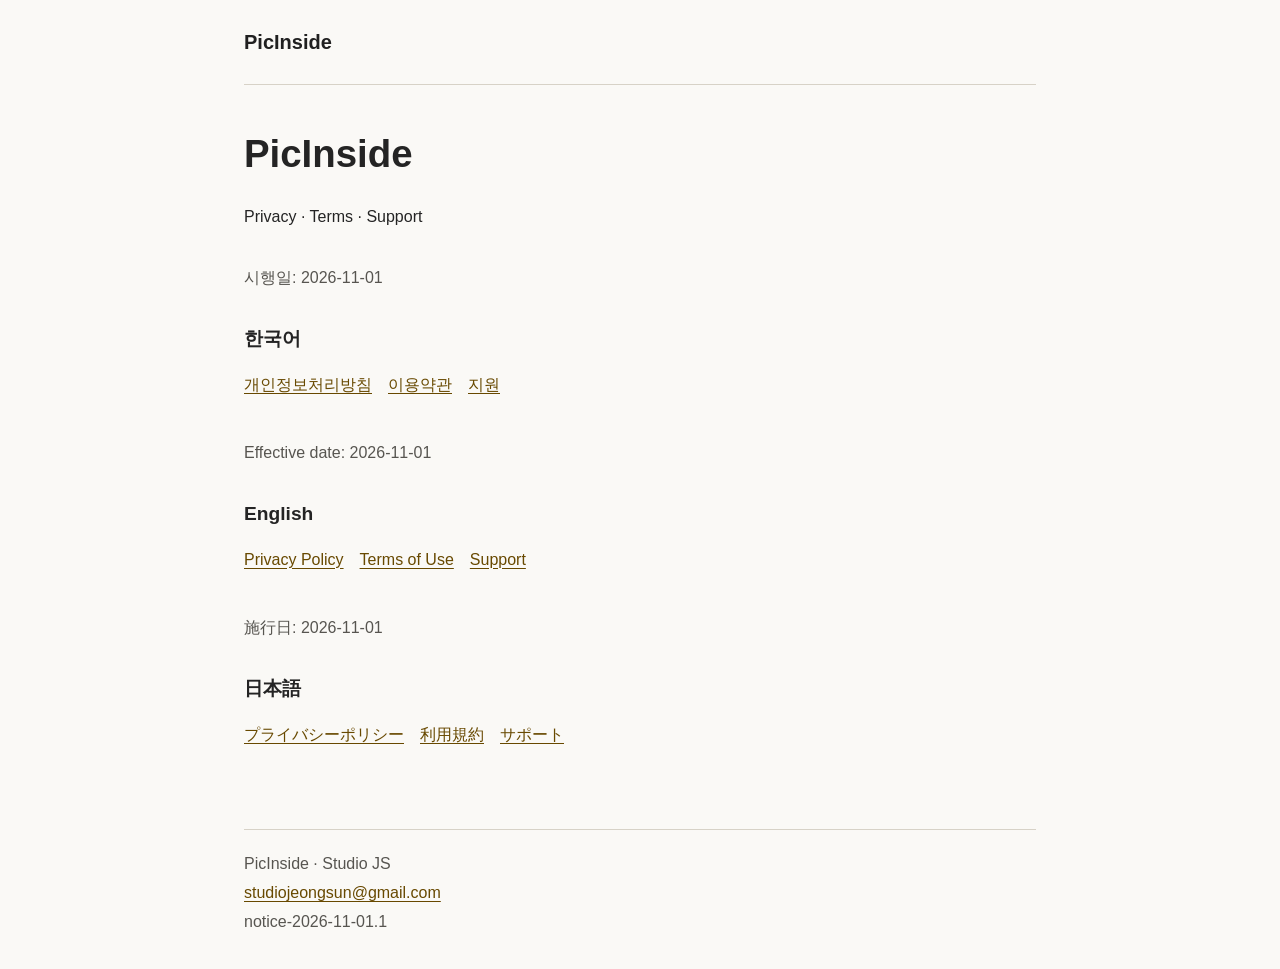
<file: index.html>
<!doctype html>
<html lang="en">
<head>
<meta charset="utf-8">
<meta name="viewport" content="width=device-width, initial-scale=1">
<meta name="robots" content="noindex, nofollow">
<meta name="referrer" content="no-referrer">
<meta http-equiv="Content-Security-Policy" content="default-src 'none'; style-src 'self'; base-uri 'none'; form-action 'none'">
<title>Privacy · Terms · Support · PicInside</title>
<link rel="stylesheet" href="styles.css">
</head>
<body>
<header><a class="brand" href="index.html">PicInside</a></header>
<main><h1>PicInside</h1><p>Privacy · Terms · Support</p><ul class="languages"><li lang="ko"><p class="date">시행일: 2026-11-01</p><h2>한국어</h2><nav aria-label="한국어"><a href="ko/privacy.html">개인정보처리방침</a><a href="ko/terms.html">이용약관</a><a href="ko/support.html">지원</a></nav></li><li lang="en"><p class="date">Effective date: 2026-11-01</p><h2>English</h2><nav aria-label="English"><a href="en/privacy.html">Privacy Policy</a><a href="en/terms.html">Terms of Use</a><a href="en/support.html">Support</a></nav></li><li lang="ja"><p class="date">施行日: 2026-11-01</p><h2>日本語</h2><nav aria-label="日本語"><a href="ja/privacy.html">プライバシーポリシー</a><a href="ja/terms.html">利用規約</a><a href="ja/support.html">サポート</a></nav></li></ul></main>
<footer>PicInside · Studio JS<br>
<a href="mailto:studiojeongsun@gmail.com">studiojeongsun@gmail.com</a><br>
notice-2026-11-01.1</footer>
</body>
</html>
</file>
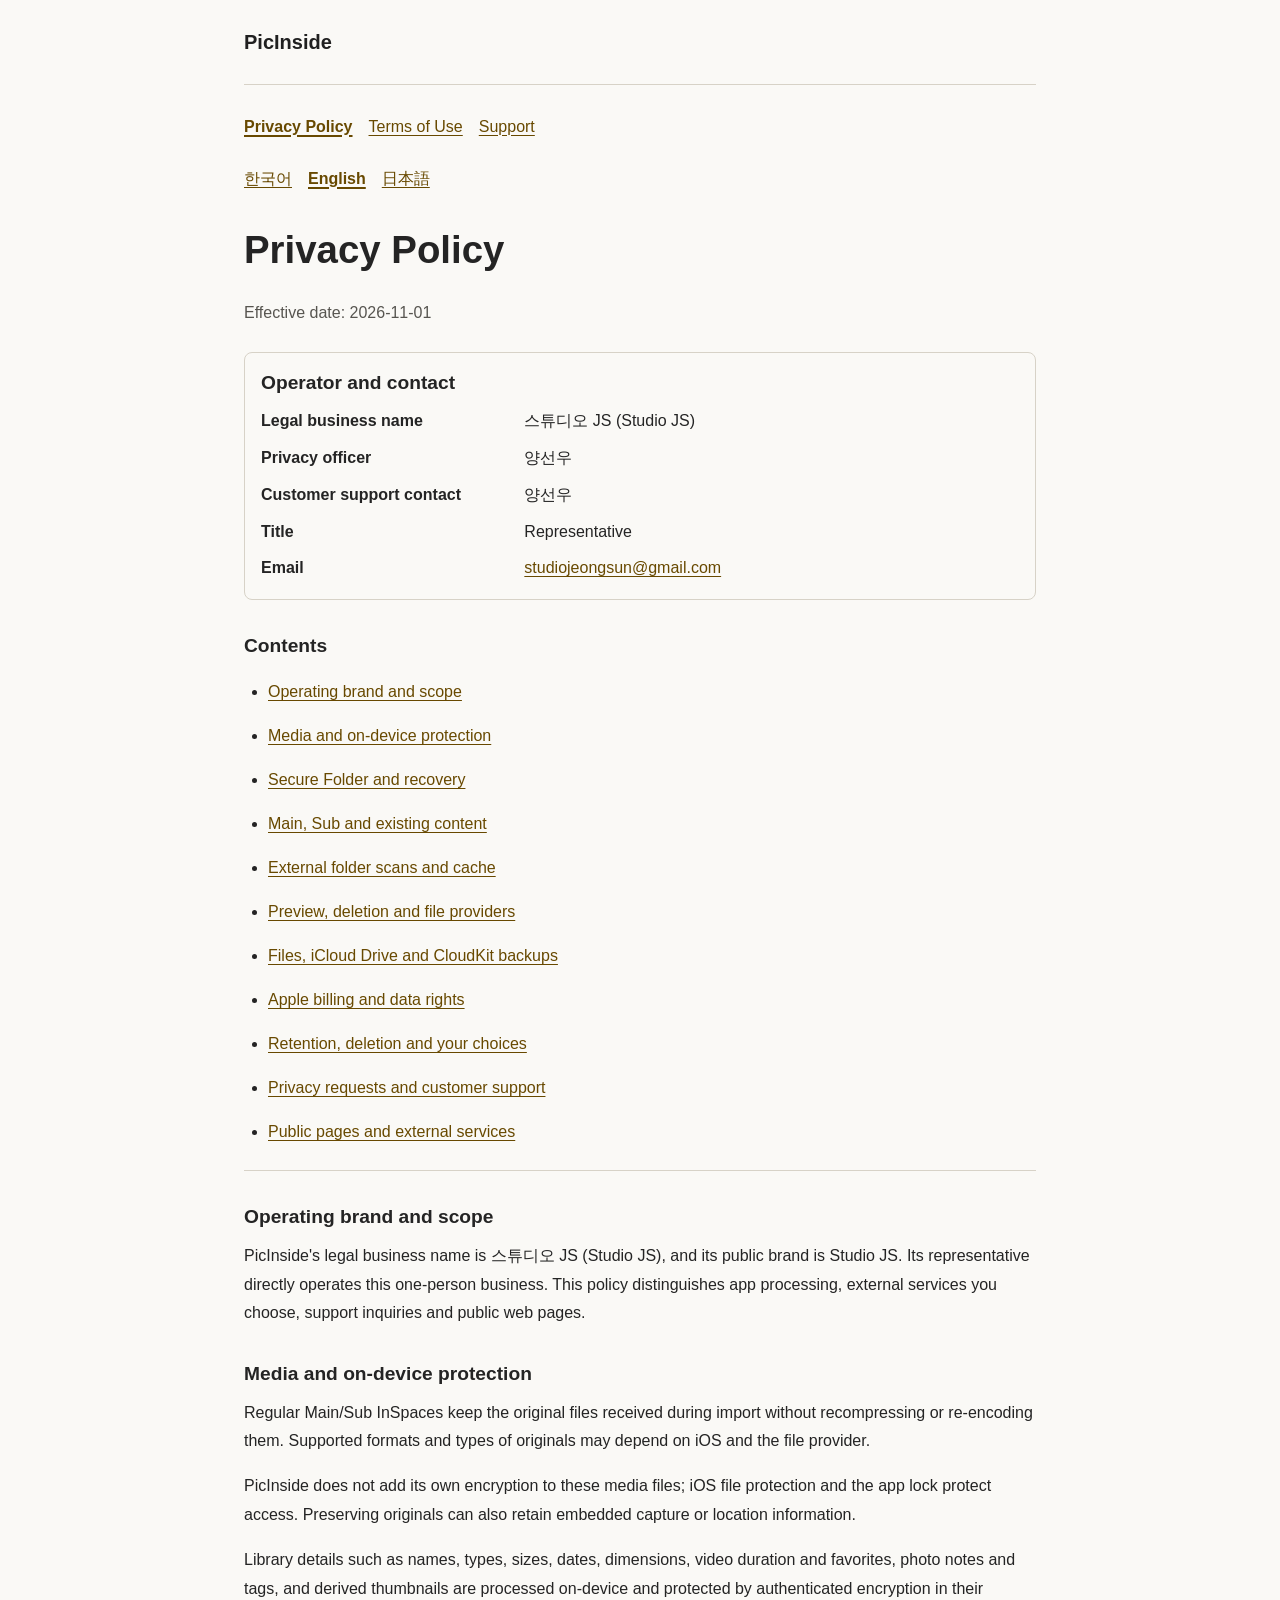
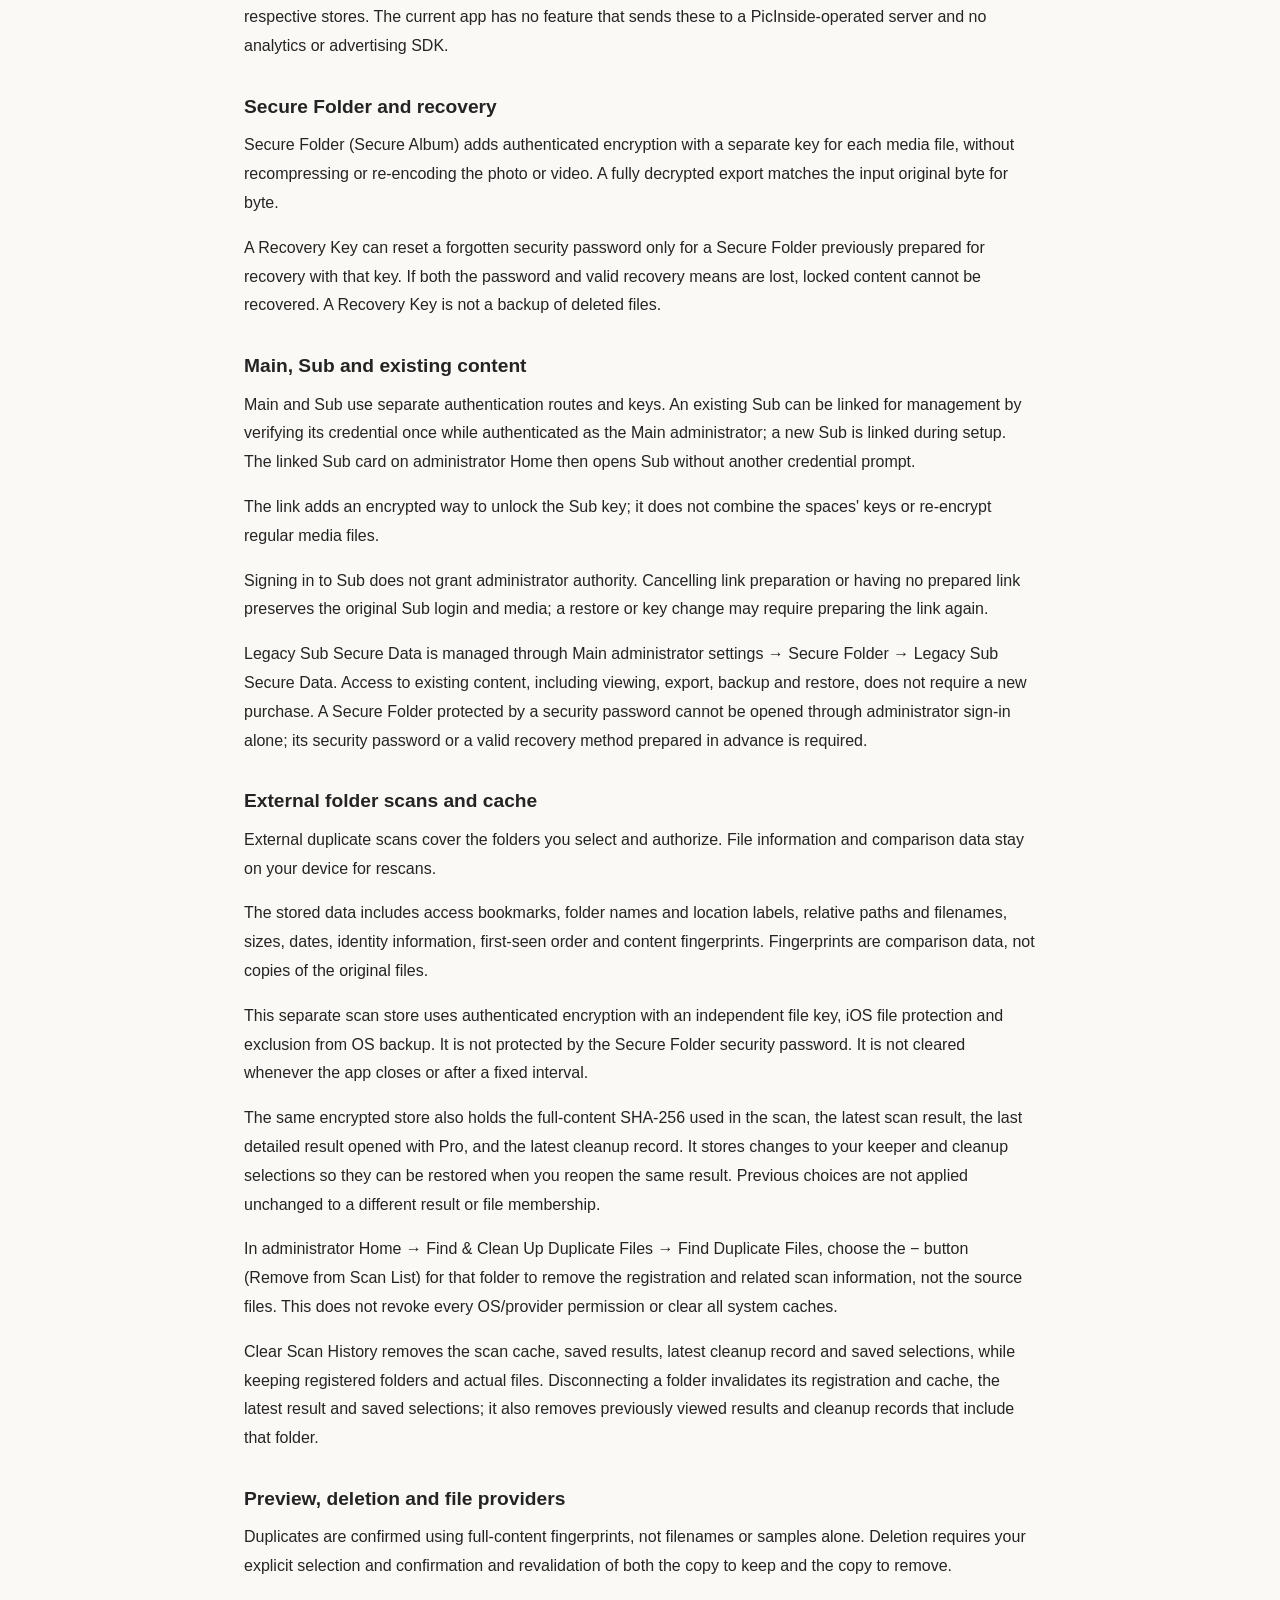
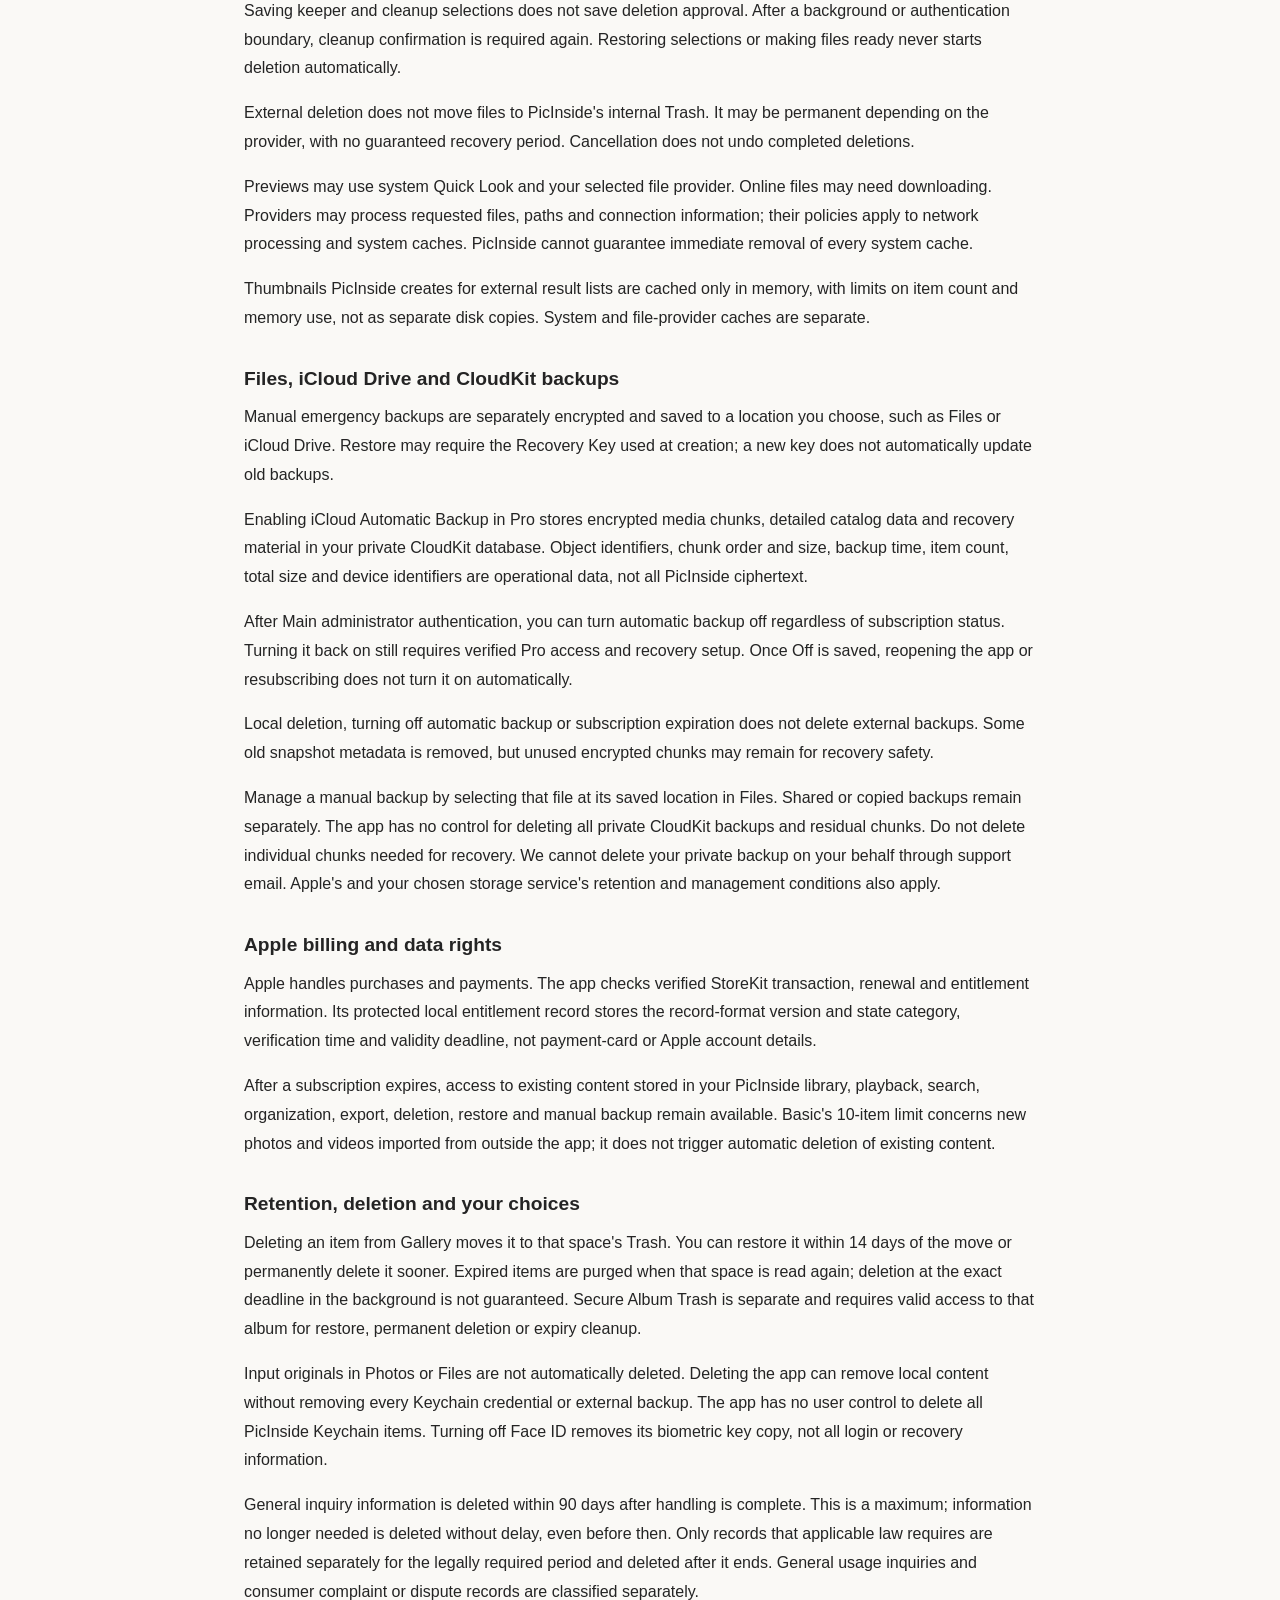
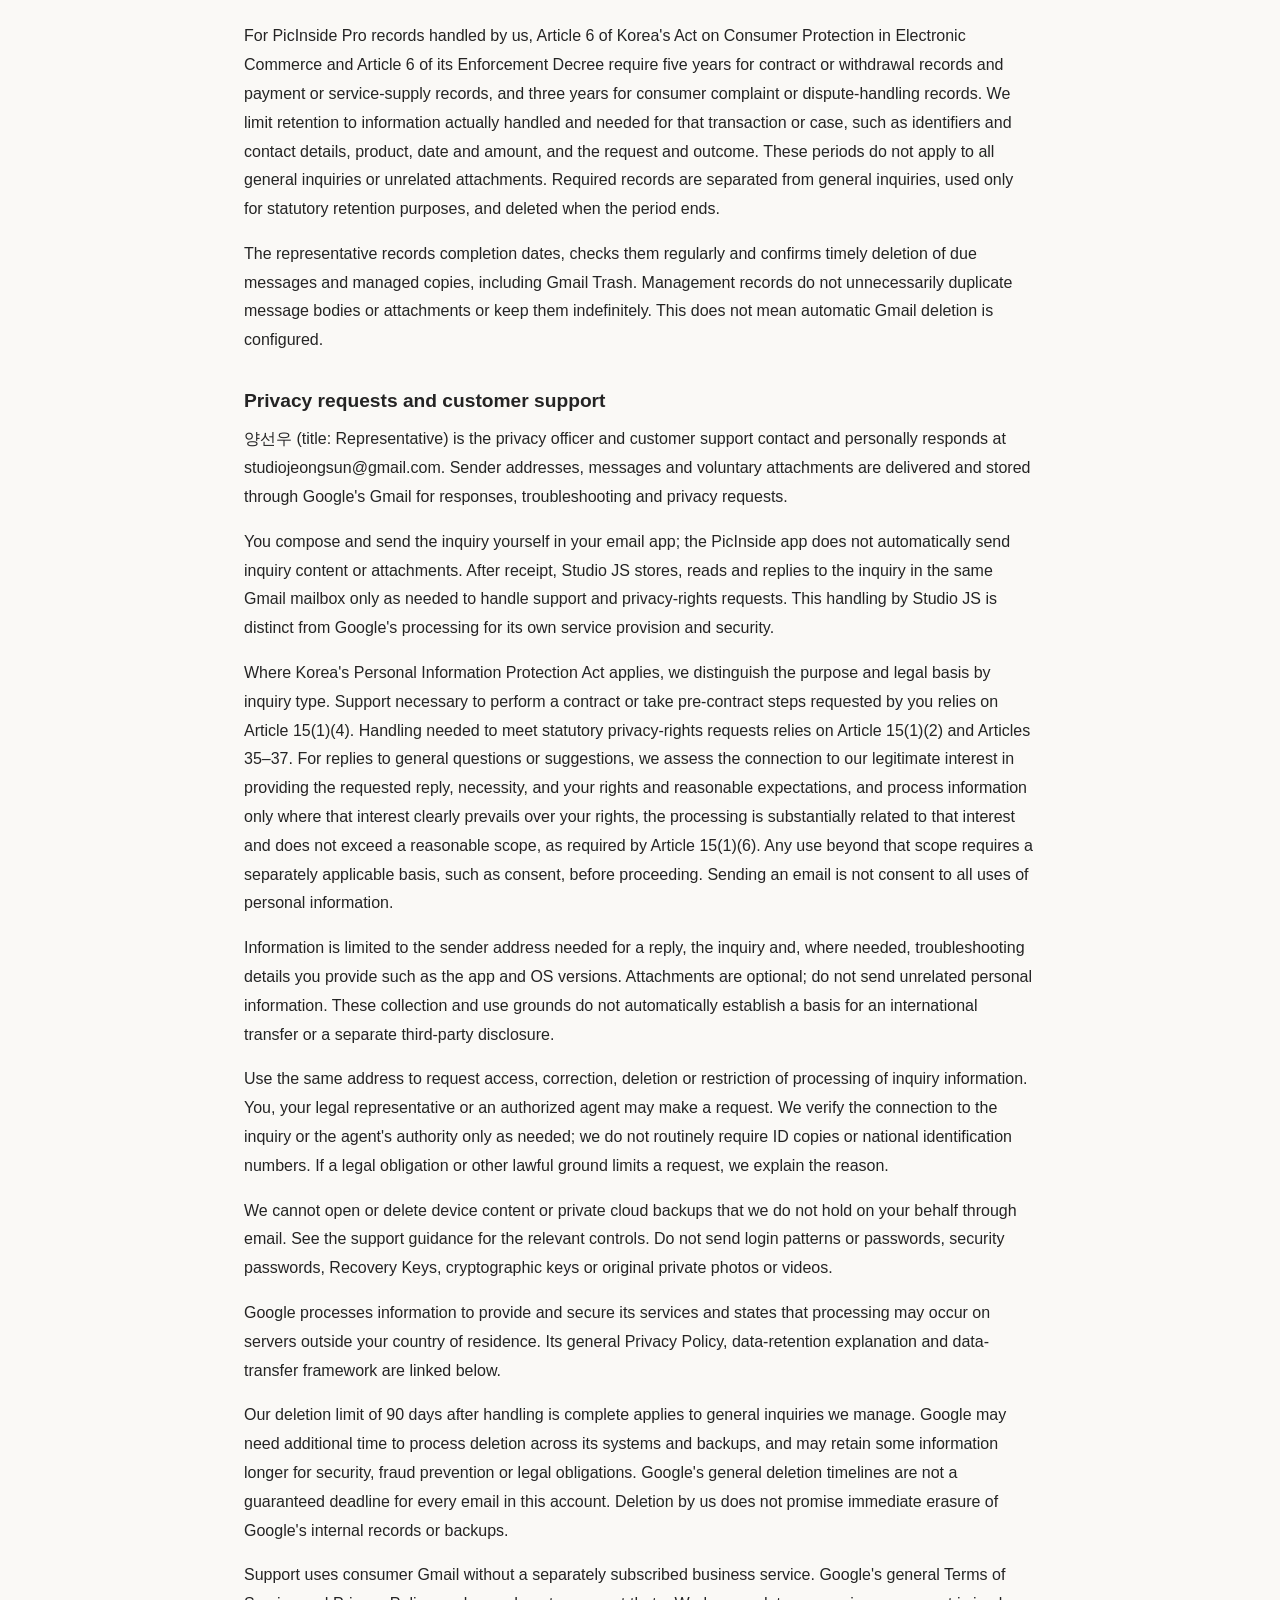
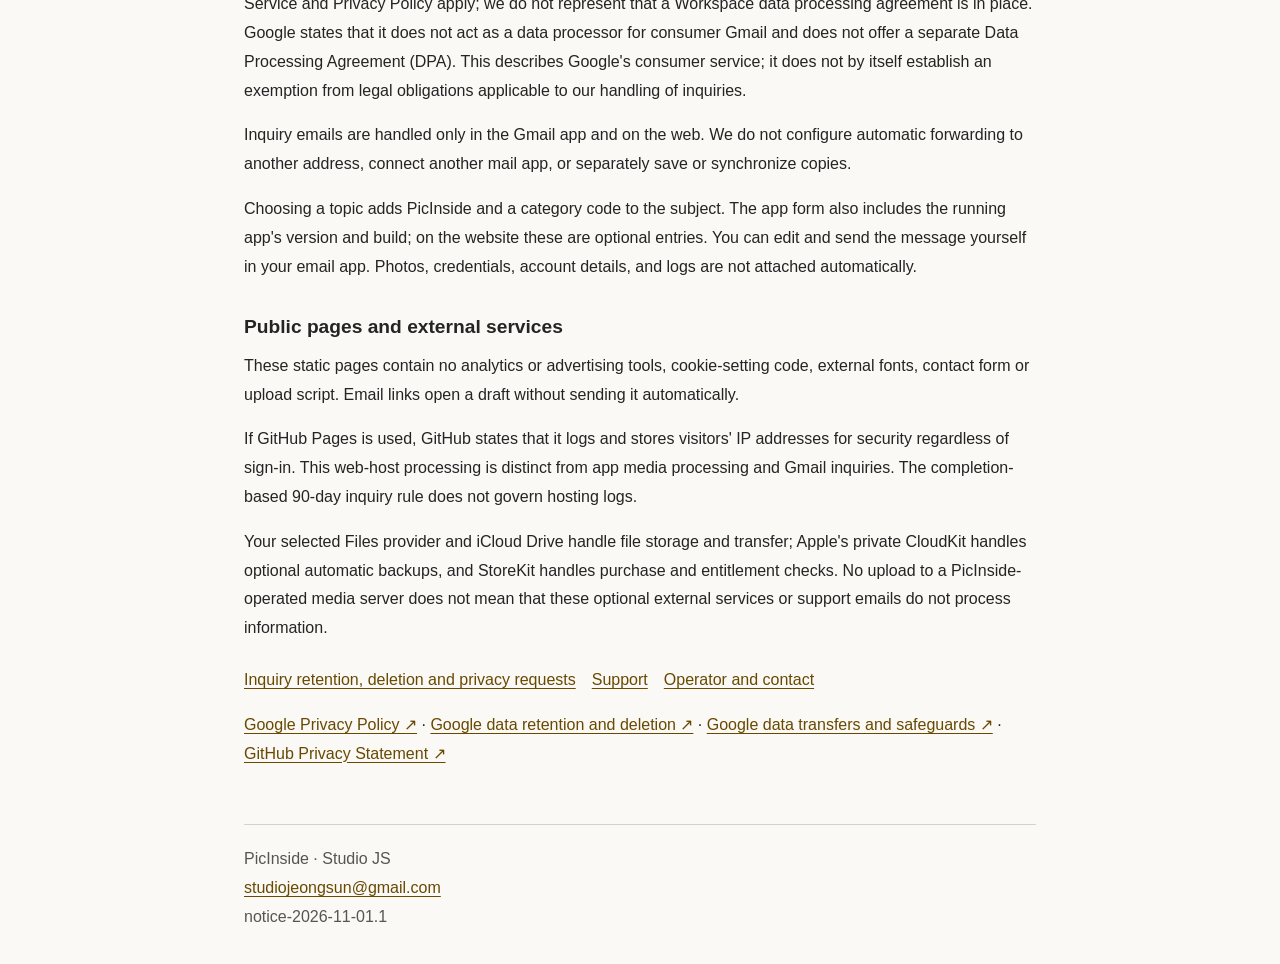
<file: en/privacy.html>
<!doctype html>
<html lang="en">
<head>
<meta charset="utf-8">
<meta name="viewport" content="width=device-width, initial-scale=1">
<meta name="robots" content="noindex, nofollow">
<meta name="referrer" content="no-referrer">
<meta http-equiv="Content-Security-Policy" content="default-src 'none'; style-src 'self'; base-uri 'none'; form-action 'none'">
<title>Privacy Policy · PicInside</title>
<link rel="stylesheet" href="../styles.css">
</head>
<body>
<header><a class="brand" href="../index.html">PicInside</a></header>
<main><nav aria-label="PicInside"><a href="privacy.html" aria-current="page">Privacy Policy</a><a href="terms.html">Terms of Use</a><a href="support.html">Support</a></nav><nav aria-label="Choose a language"><a href="../ko/privacy.html" lang="ko" hreflang="ko">한국어</a><a href="../en/privacy.html" lang="en" hreflang="en" aria-current="true">English</a><a href="../ja/privacy.html" lang="ja" hreflang="ja">日本語</a></nav><h1>Privacy Policy</h1><p class="date">Effective date: 2026-11-01</p><section class="contact-card"><h2>Operator and contact</h2><dl><dt>Legal business name</dt><dd>스튜디오 JS (Studio JS)</dd><dt>Privacy officer</dt><dd>양선우</dd><dt>Customer support contact</dt><dd>양선우</dd><dt>Title</dt><dd>Representative</dd><dt>Email</dt><dd><a href="mailto:studiojeongsun@gmail.com">studiojeongsun@gmail.com</a></dd></dl></section><nav class="toc" aria-label="Contents"><h2>Contents</h2><ul><li><a href="#scope">Operating brand and scope</a></li><li><a href="#local">Media and on-device protection</a></li><li><a href="#secure">Secure Folder and recovery</a></li><li><a href="#compatibility">Main, Sub and existing content</a></li><li><a href="#folders">External folder scans and cache</a></li><li><a href="#preview">Preview, deletion and file providers</a></li><li><a href="#backup">Files, iCloud Drive and CloudKit backups</a></li><li><a href="#billing">Apple billing and data rights</a></li><li><a href="#retention">Retention, deletion and your choices</a></li><li><a href="#contact">Privacy requests and customer support</a></li><li><a href="#website">Public pages and external services</a></li></ul></nav>
<section id="scope"><h2>Operating brand and scope</h2><p>PicInside&#x27;s legal business name is 스튜디오 JS (Studio JS), and its public brand is Studio JS. Its representative directly operates this one-person business. This policy distinguishes app processing, external services you choose, support inquiries and public web pages.</p></section>

<section id="local"><h2>Media and on-device protection</h2><p>Regular Main/Sub InSpaces keep the original files received during import without recompressing or re-encoding them. Supported formats and types of originals may depend on iOS and the file provider.</p><p>PicInside does not add its own encryption to these media files; iOS file protection and the app lock protect access. Preserving originals can also retain embedded capture or location information.</p><p>Library details such as names, types, sizes, dates, dimensions, video duration and favorites, photo notes and tags, and derived thumbnails are processed on-device and protected by authenticated encryption in their respective stores. The current app has no feature that sends these to a PicInside-operated server and no analytics or advertising SDK.</p></section>

<section id="secure"><h2>Secure Folder and recovery</h2><p>Secure Folder (Secure Album) adds authenticated encryption with a separate key for each media file, without recompressing or re-encoding the photo or video. A fully decrypted export matches the input original byte for byte.</p><p>A Recovery Key can reset a forgotten security password only for a Secure Folder previously prepared for recovery with that key. If both the password and valid recovery means are lost, locked content cannot be recovered. A Recovery Key is not a backup of deleted files.</p></section>

<section id="compatibility"><h2>Main, Sub and existing content</h2><p>Main and Sub use separate authentication routes and keys. An existing Sub can be linked for management by verifying its credential once while authenticated as the Main administrator; a new Sub is linked during setup. The linked Sub card on administrator Home then opens Sub without another credential prompt.</p><p>The link adds an encrypted way to unlock the Sub key; it does not combine the spaces&#x27; keys or re-encrypt regular media files.</p><p>Signing in to Sub does not grant administrator authority. Cancelling link preparation or having no prepared link preserves the original Sub login and media; a restore or key change may require preparing the link again.</p><p>Legacy Sub Secure Data is managed through Main administrator settings → Secure Folder → Legacy Sub Secure Data. Access to existing content, including viewing, export, backup and restore, does not require a new purchase. A Secure Folder protected by a security password cannot be opened through administrator sign-in alone; its security password or a valid recovery method prepared in advance is required.</p></section>

<section id="folders"><h2>External folder scans and cache</h2><p>External duplicate scans cover the folders you select and authorize. File information and comparison data stay on your device for rescans.</p><p>The stored data includes access bookmarks, folder names and location labels, relative paths and filenames, sizes, dates, identity information, first-seen order and content fingerprints. Fingerprints are comparison data, not copies of the original files.</p><p>This separate scan store uses authenticated encryption with an independent file key, iOS file protection and exclusion from OS backup. It is not protected by the Secure Folder security password. It is not cleared whenever the app closes or after a fixed interval.</p><p>The same encrypted store also holds the full-content SHA-256 used in the scan, the latest scan result, the last detailed result opened with Pro, and the latest cleanup record. It stores changes to your keeper and cleanup selections so they can be restored when you reopen the same result. Previous choices are not applied unchanged to a different result or file membership.</p><p>In administrator Home → Find &amp; Clean Up Duplicate Files → Find Duplicate Files, choose the − button (Remove from Scan List) for that folder to remove the registration and related scan information, not the source files. This does not revoke every OS/provider permission or clear all system caches.</p><p>Clear Scan History removes the scan cache, saved results, latest cleanup record and saved selections, while keeping registered folders and actual files. Disconnecting a folder invalidates its registration and cache, the latest result and saved selections; it also removes previously viewed results and cleanup records that include that folder.</p></section>

<section id="preview"><h2>Preview, deletion and file providers</h2><p>Duplicates are confirmed using full-content fingerprints, not filenames or samples alone. Deletion requires your explicit selection and confirmation and revalidation of both the copy to keep and the copy to remove.</p><p>Saving keeper and cleanup selections does not save deletion approval. After a background or authentication boundary, cleanup confirmation is required again. Restoring selections or making files ready never starts deletion automatically.</p><p>External deletion does not move files to PicInside&#x27;s internal Trash. It may be permanent depending on the provider, with no guaranteed recovery period. Cancellation does not undo completed deletions.</p><p>Previews may use system Quick Look and your selected file provider. Online files may need downloading. Providers may process requested files, paths and connection information; their policies apply to network processing and system caches. PicInside cannot guarantee immediate removal of every system cache.</p><p>Thumbnails PicInside creates for external result lists are cached only in memory, with limits on item count and memory use, not as separate disk copies. System and file-provider caches are separate.</p></section>

<section id="backup"><h2>Files, iCloud Drive and CloudKit backups</h2><p>Manual emergency backups are separately encrypted and saved to a location you choose, such as Files or iCloud Drive. Restore may require the Recovery Key used at creation; a new key does not automatically update old backups.</p><p>Enabling iCloud Automatic Backup in Pro stores encrypted media chunks, detailed catalog data and recovery material in your private CloudKit database. Object identifiers, chunk order and size, backup time, item count, total size and device identifiers are operational data, not all PicInside ciphertext.</p><p>After Main administrator authentication, you can turn automatic backup off regardless of subscription status. Turning it back on still requires verified Pro access and recovery setup. Once Off is saved, reopening the app or resubscribing does not turn it on automatically.</p><p>Local deletion, turning off automatic backup or subscription expiration does not delete external backups. Some old snapshot metadata is removed, but unused encrypted chunks may remain for recovery safety.</p><p>Manage a manual backup by selecting that file at its saved location in Files. Shared or copied backups remain separately. The app has no control for deleting all private CloudKit backups and residual chunks. Do not delete individual chunks needed for recovery. We cannot delete your private backup on your behalf through support email. Apple&#x27;s and your chosen storage service&#x27;s retention and management conditions also apply.</p></section>

<section id="billing"><h2>Apple billing and data rights</h2><p>Apple handles purchases and payments. The app checks verified StoreKit transaction, renewal and entitlement information. Its protected local entitlement record stores the record-format version and state category, verification time and validity deadline, not payment-card or Apple account details. </p><p>After a subscription expires, access to existing content stored in your PicInside library, playback, search, organization, export, deletion, restore and manual backup remain available. Basic&#x27;s 10-item limit concerns new photos and videos imported from outside the app; it does not trigger automatic deletion of existing content.</p></section>

<section id="retention"><h2>Retention, deletion and your choices</h2><p>Deleting an item from Gallery moves it to that space&#x27;s Trash. You can restore it within 14 days of the move or permanently delete it sooner. Expired items are purged when that space is read again; deletion at the exact deadline in the background is not guaranteed. Secure Album Trash is separate and requires valid access to that album for restore, permanent deletion or expiry cleanup.</p><p>Input originals in Photos or Files are not automatically deleted. Deleting the app can remove local content without removing every Keychain credential or external backup. The app has no user control to delete all PicInside Keychain items. Turning off Face ID removes its biometric key copy, not all login or recovery information.</p><p>General inquiry information is deleted within 90 days after handling is complete. This is a maximum; information no longer needed is deleted without delay, even before then. Only records that applicable law requires are retained separately for the legally required period and deleted after it ends. General usage inquiries and consumer complaint or dispute records are classified separately.</p><p>For PicInside Pro records handled by us, Article 6 of Korea&#x27;s Act on Consumer Protection in Electronic Commerce and Article 6 of its Enforcement Decree require five years for contract or withdrawal records and payment or service-supply records, and three years for consumer complaint or dispute-handling records. We limit retention to information actually handled and needed for that transaction or case, such as identifiers and contact details, product, date and amount, and the request and outcome. These periods do not apply to all general inquiries or unrelated attachments. Required records are separated from general inquiries, used only for statutory retention purposes, and deleted when the period ends.</p><p>The representative records completion dates, checks them regularly and confirms timely deletion of due messages and managed copies, including Gmail Trash. Management records do not unnecessarily duplicate message bodies or attachments or keep them indefinitely. This does not mean automatic Gmail deletion is configured.</p></section>

<section id="contact"><h2>Privacy requests and customer support</h2><p>양선우 (title: Representative) is the privacy officer and customer support contact and personally responds at studiojeongsun@gmail.com. Sender addresses, messages and voluntary attachments are delivered and stored through Google&#x27;s Gmail for responses, troubleshooting and privacy requests.</p><p>You compose and send the inquiry yourself in your email app; the PicInside app does not automatically send inquiry content or attachments. After receipt, Studio JS stores, reads and replies to the inquiry in the same Gmail mailbox only as needed to handle support and privacy-rights requests. This handling by Studio JS is distinct from Google&#x27;s processing for its own service provision and security.</p><p>Where Korea&#x27;s Personal Information Protection Act applies, we distinguish the purpose and legal basis by inquiry type. Support necessary to perform a contract or take pre-contract steps requested by you relies on Article 15(1)(4). Handling needed to meet statutory privacy-rights requests relies on Article 15(1)(2) and Articles 35–37. For replies to general questions or suggestions, we assess the connection to our legitimate interest in providing the requested reply, necessity, and your rights and reasonable expectations, and process information only where that interest clearly prevails over your rights, the processing is substantially related to that interest and does not exceed a reasonable scope, as required by Article 15(1)(6). Any use beyond that scope requires a separately applicable basis, such as consent, before proceeding. Sending an email is not consent to all uses of personal information.</p><p>Information is limited to the sender address needed for a reply, the inquiry and, where needed, troubleshooting details you provide such as the app and OS versions. Attachments are optional; do not send unrelated personal information. These collection and use grounds do not automatically establish a basis for an international transfer or a separate third-party disclosure.</p><p>Use the same address to request access, correction, deletion or restriction of processing of inquiry information. You, your legal representative or an authorized agent may make a request. We verify the connection to the inquiry or the agent&#x27;s authority only as needed; we do not routinely require ID copies or national identification numbers. If a legal obligation or other lawful ground limits a request, we explain the reason.</p><p>We cannot open or delete device content or private cloud backups that we do not hold on your behalf through email. See the support guidance for the relevant controls. Do not send login patterns or passwords, security passwords, Recovery Keys, cryptographic keys or original private photos or videos.</p><p>Google processes information to provide and secure its services and states that processing may occur on servers outside your country of residence. Its general Privacy Policy, data-retention explanation and data-transfer framework are linked below.</p><p>Our deletion limit of 90 days after handling is complete applies to general inquiries we manage. Google may need additional time to process deletion across its systems and backups, and may retain some information longer for security, fraud prevention or legal obligations. Google&#x27;s general deletion timelines are not a guaranteed deadline for every email in this account. Deletion by us does not promise immediate erasure of Google&#x27;s internal records or backups.</p><p>Support uses consumer Gmail without a separately subscribed business service. Google&#x27;s general Terms of Service and Privacy Policy apply; we do not represent that a Workspace data processing agreement is in place. Google states that it does not act as a data processor for consumer Gmail and does not offer a separate Data Processing Agreement (DPA). This describes Google&#x27;s consumer service; it does not by itself establish an exemption from legal obligations applicable to our handling of inquiries.</p><p>Inquiry emails are handled only in the Gmail app and on the web. We do not configure automatic forwarding to another address, connect another mail app, or separately save or synchronize copies.</p><p>Choosing a topic adds PicInside and a category code to the subject. The app form also includes the running app&#x27;s version and build; on the website these are optional entries. You can edit and send the message yourself in your email app. Photos, credentials, account details, and logs are not attached automatically.</p></section>

<section id="website"><h2>Public pages and external services</h2><p>These static pages contain no analytics or advertising tools, cookie-setting code, external fonts, contact form or upload script. Email links open a draft without sending it automatically.</p><p>If GitHub Pages is used, GitHub states that it logs and stores visitors&#x27; IP addresses for security regardless of sign-in. This web-host processing is distinct from app media processing and Gmail inquiries. The completion-based 90-day inquiry rule does not govern hosting logs.</p><p>Your selected Files provider and iCloud Drive handle file storage and transfer; Apple&#x27;s private CloudKit handles optional automatic backups, and StoreKit handles purchase and entitlement checks. No upload to a PicInside-operated media server does not mean that these optional external services or support emails do not process information.</p></section>
<nav aria-label="Related guidance"><a href="privacy.html#retention">Inquiry retention, deletion and privacy requests</a><a href="support.html#data">Support</a><a href="privacy.html#contact">Operator and contact</a></nav><p><a href="https://policies.google.com/privacy">Google Privacy Policy ↗</a> · <a href="https://policies.google.com/technologies/retention">Google data retention and deletion ↗</a> · <a href="https://policies.google.com/privacy/frameworks">Google data transfers and safeguards ↗</a> · <a href="https://docs.github.com/en/site-policy/privacy-policies/github-general-privacy-statement">GitHub Privacy Statement ↗</a></p></main>
<footer>PicInside · Studio JS<br>
<a href="mailto:studiojeongsun@gmail.com">studiojeongsun@gmail.com</a><br>
notice-2026-11-01.1</footer>
</body>
</html>
</file>
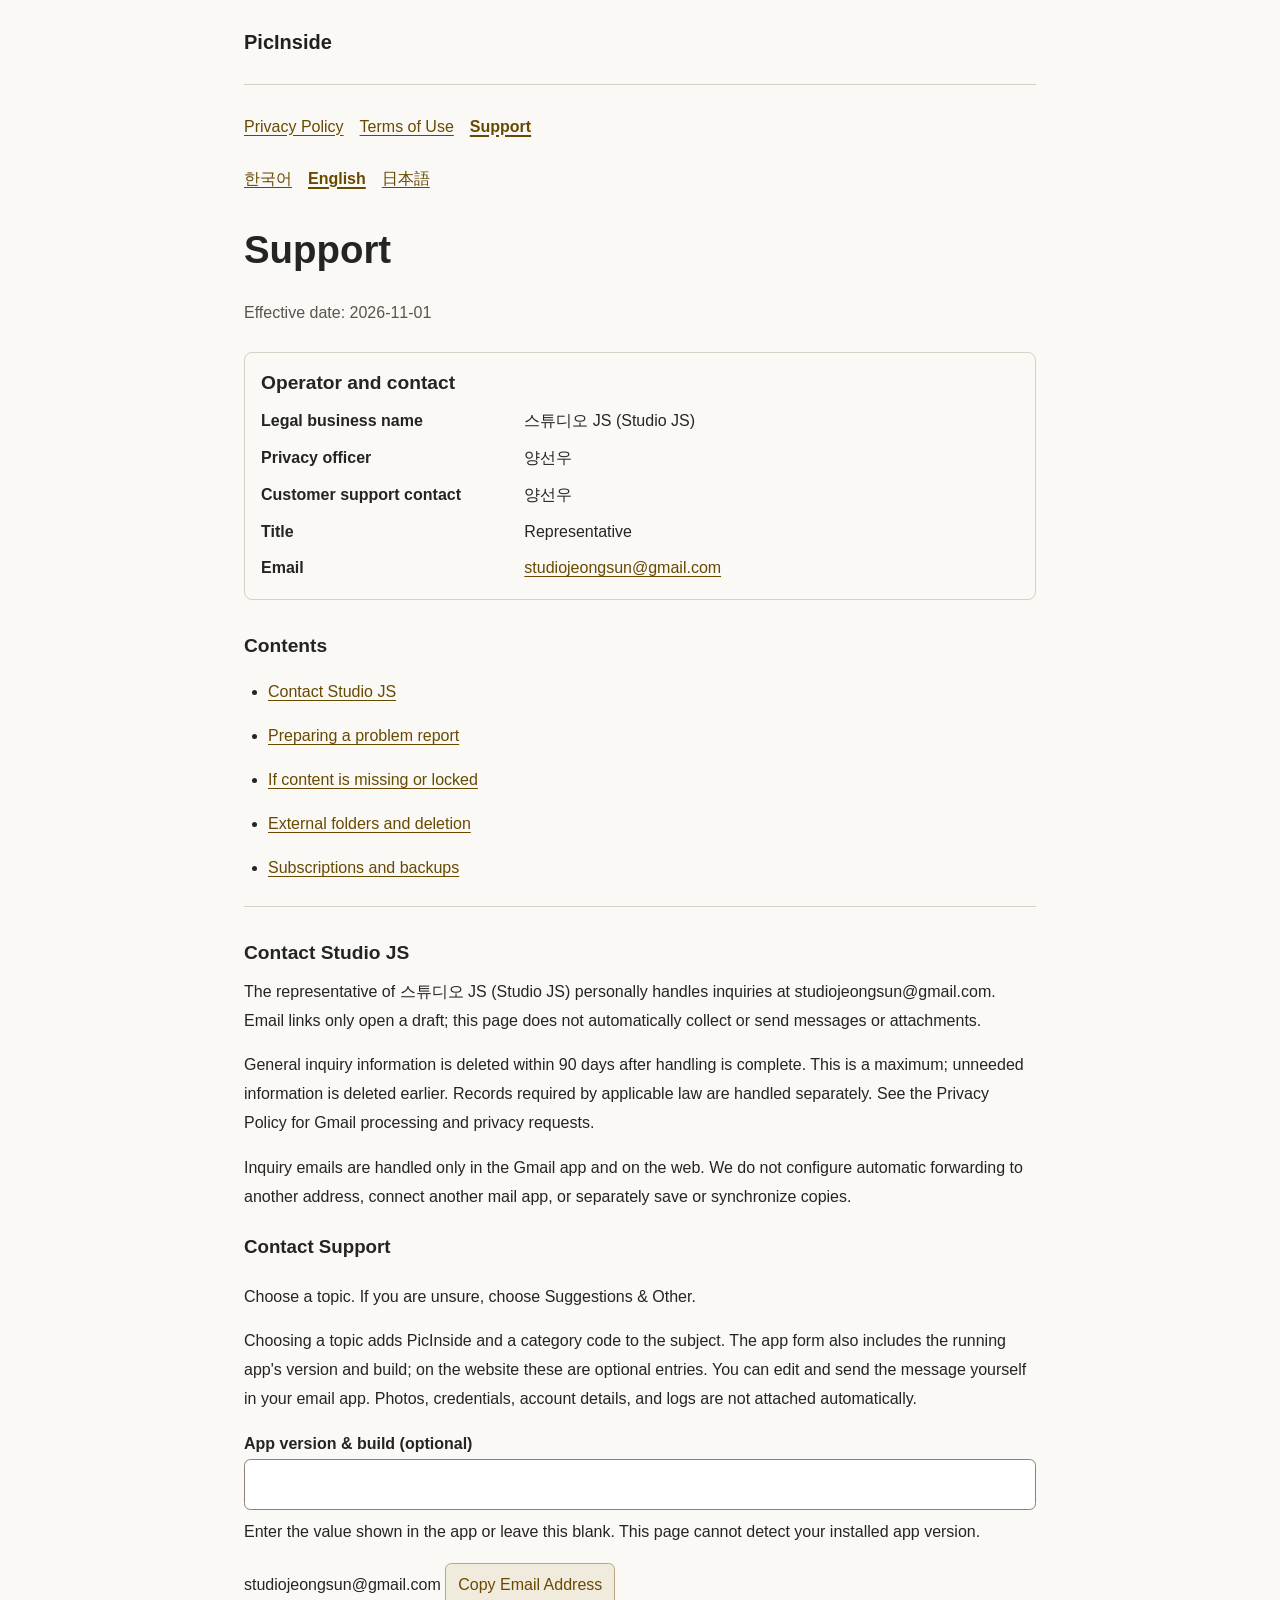
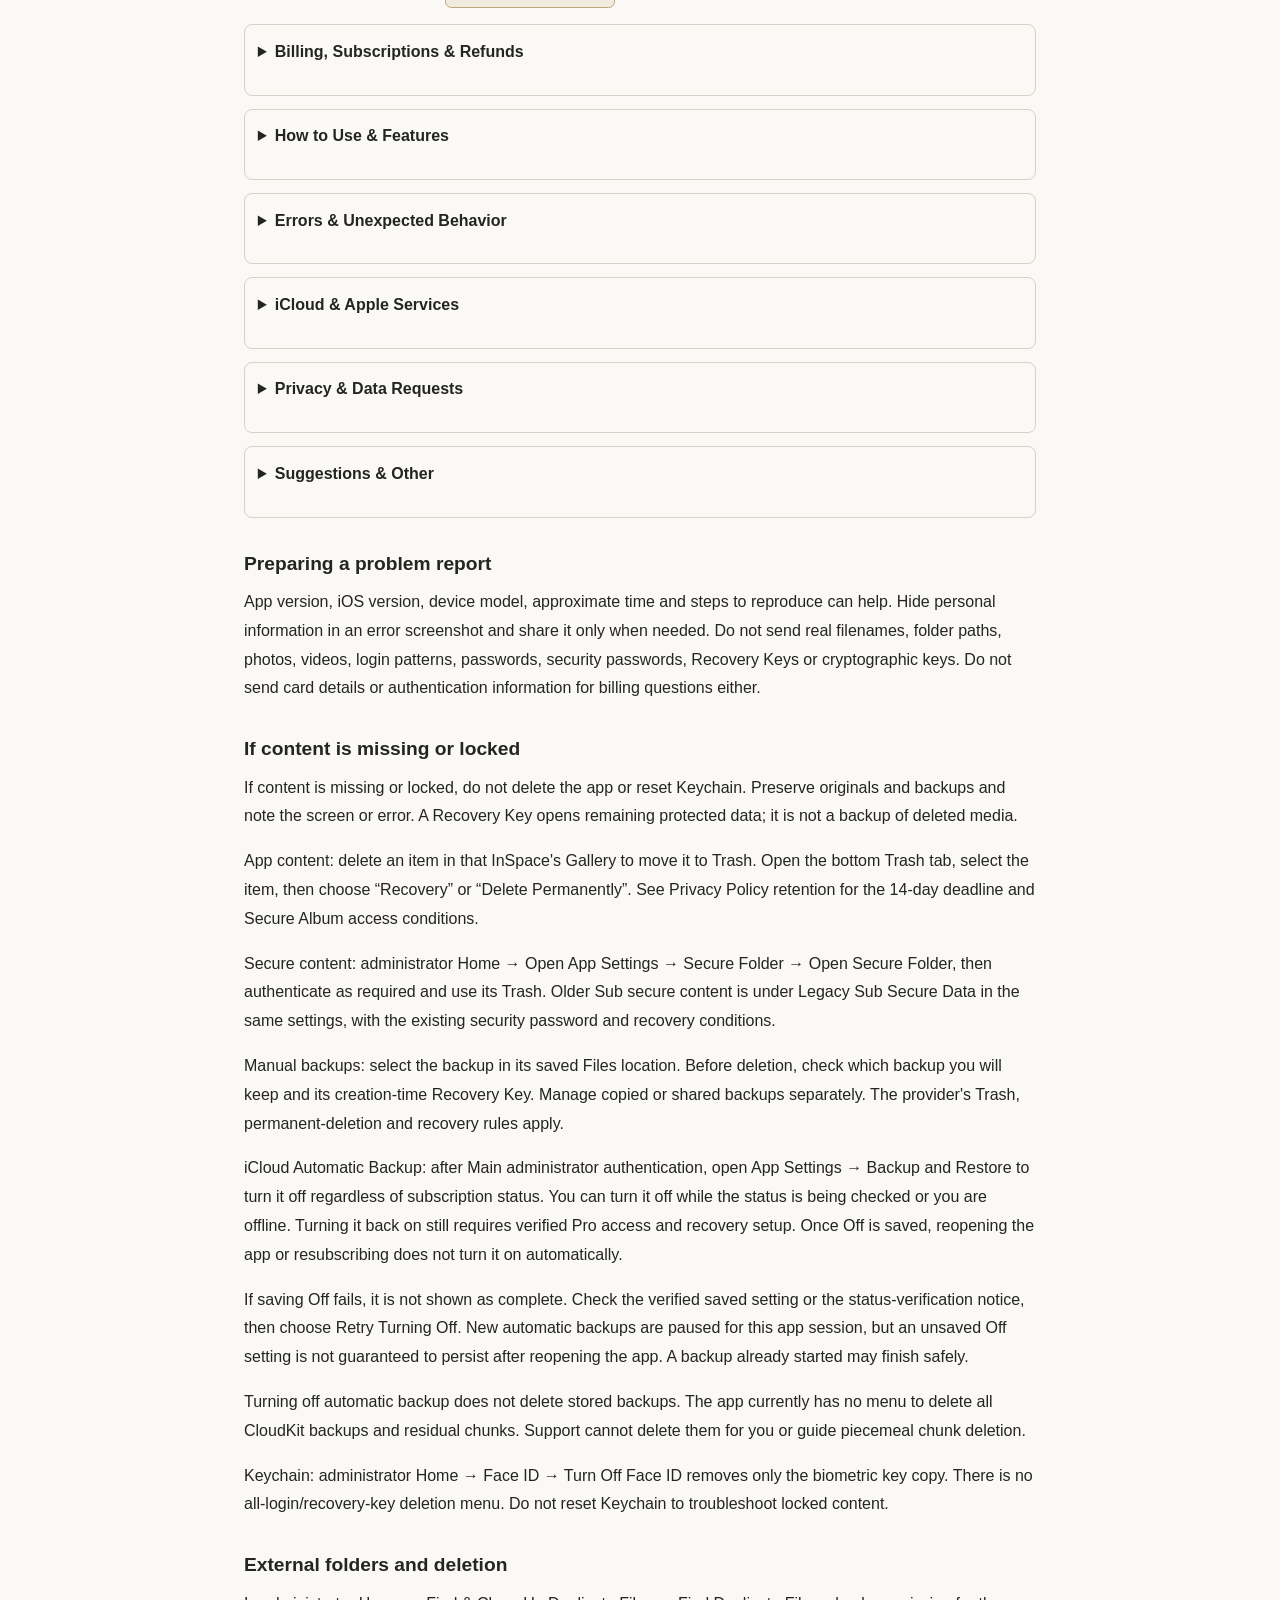
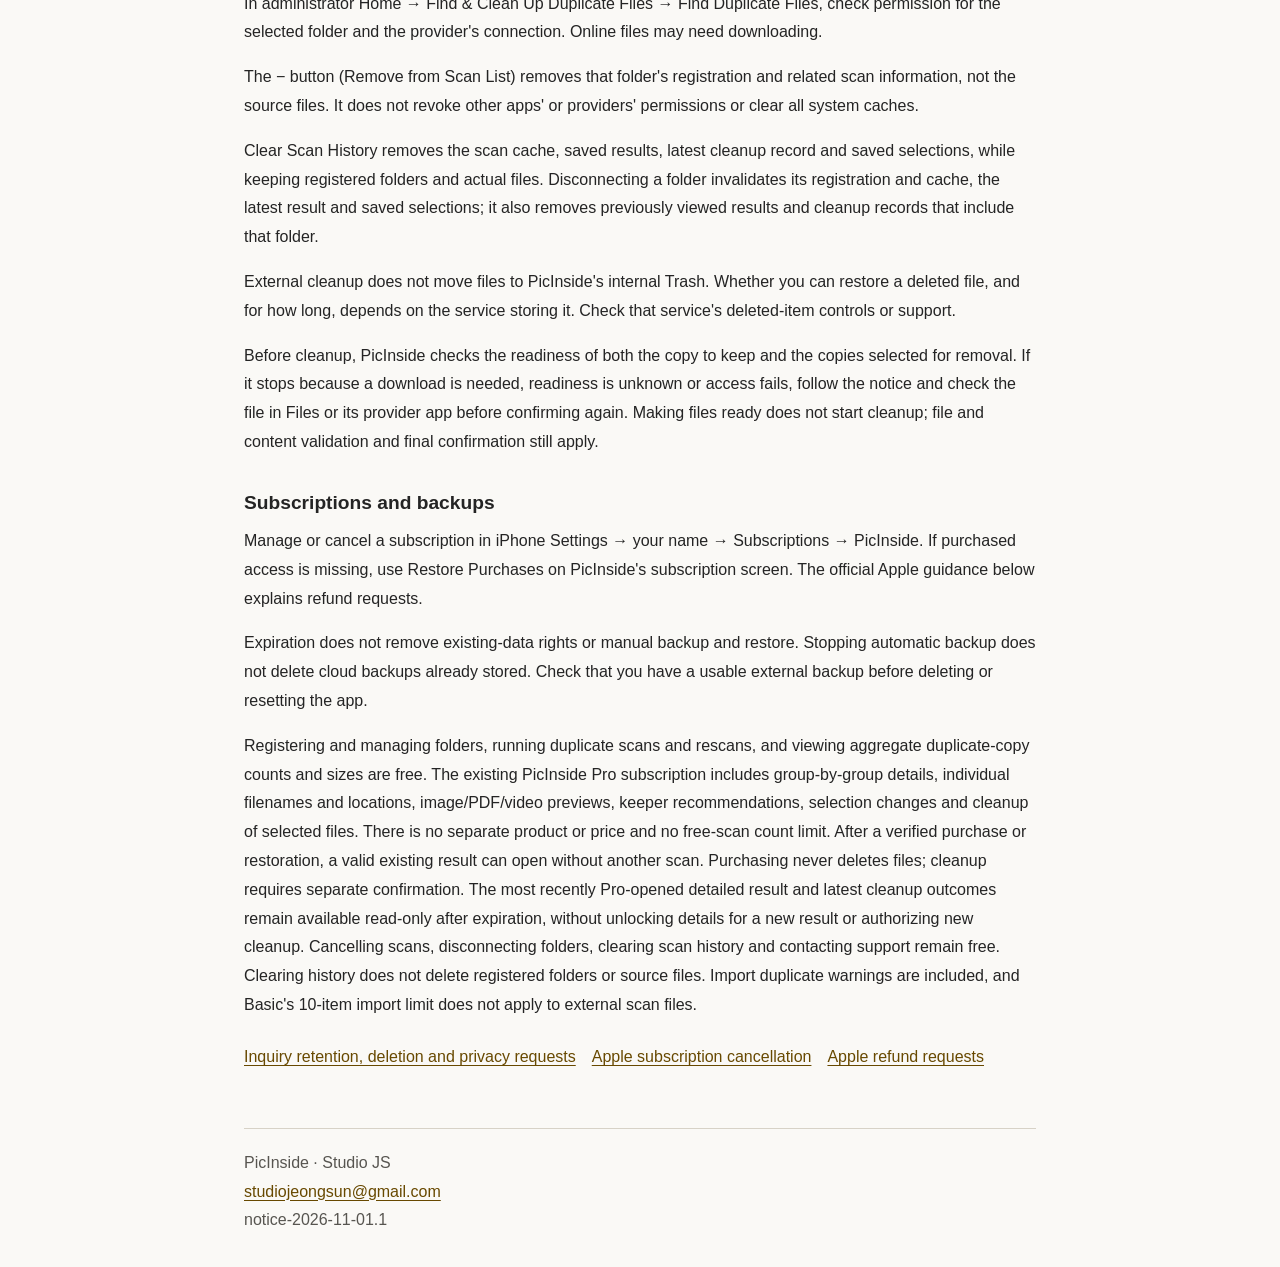
<file: en/support.html>
<!doctype html>
<html lang="en">
<head>
<meta charset="utf-8">
<meta name="viewport" content="width=device-width, initial-scale=1">
<meta name="robots" content="noindex, nofollow">
<meta name="referrer" content="no-referrer">
<meta http-equiv="Content-Security-Policy" content="default-src 'none'; style-src 'self'; base-uri 'none'; form-action 'none'; script-src 'sha256-Iu7K01kqVWKhDgpivxq0EU7DrJ0qwPldhM3wSEljlj0='">
<title>Support · PicInside</title>
<link rel="stylesheet" href="../styles.css">
</head>
<body>
<header><a class="brand" href="../index.html">PicInside</a></header>
<main><nav aria-label="PicInside"><a href="privacy.html">Privacy Policy</a><a href="terms.html">Terms of Use</a><a href="support.html" aria-current="page">Support</a></nav><nav aria-label="Choose a language"><a href="../ko/support.html" lang="ko" hreflang="ko">한국어</a><a href="../en/support.html" lang="en" hreflang="en" aria-current="true">English</a><a href="../ja/support.html" lang="ja" hreflang="ja">日本語</a></nav><h1>Support</h1><p class="date">Effective date: 2026-11-01</p><section class="contact-card"><h2>Operator and contact</h2><dl><dt>Legal business name</dt><dd>스튜디오 JS (Studio JS)</dd><dt>Privacy officer</dt><dd>양선우</dd><dt>Customer support contact</dt><dd>양선우</dd><dt>Title</dt><dd>Representative</dd><dt>Email</dt><dd><a href="mailto:studiojeongsun@gmail.com">studiojeongsun@gmail.com</a></dd></dl></section><nav class="toc" aria-label="Contents"><h2>Contents</h2><ul><li><a href="#reach">Contact Studio JS</a></li><li><a href="#safe">Preparing a problem report</a></li><li><a href="#data">If content is missing or locked</a></li><li><a href="#folder">External folders and deletion</a></li><li><a href="#payment">Subscriptions and backups</a></li></ul></nav>
<section id="reach"><h2>Contact Studio JS</h2><p>The representative of 스튜디오 JS (Studio JS) personally handles inquiries at studiojeongsun@gmail.com. Email links only open a draft; this page does not automatically collect or send messages or attachments.</p><p>General inquiry information is deleted within 90 days after handling is complete. This is a maximum; unneeded information is deleted earlier. Records required by applicable law are handled separately. See the Privacy Policy for Gmail processing and privacy requests.</p><p>Inquiry emails are handled only in the Gmail app and on the web. We do not configure automatic forwarding to another address, connect another mail app, or separately save or synchronize copies.</p><div data-inquiries data-copied="Copied. No email has been sent." data-copy-failed="Automatic copying is unavailable or was denied. Select and copy the visible address or form manually."><h3>Contact Support</h3><p>Choose a topic. If you are unsure, choose Suggestions &amp; Other.</p><p>Choosing a topic adds PicInside and a category code to the subject. The app form also includes the running app&#x27;s version and build; on the website these are optional entries. You can edit and send the message yourself in your email app. Photos, credentials, account details, and logs are not attached automatically.</p><noscript><p>Automatic copying and version-field updates are unavailable. Copy the visible address or form manually and add the version and build in your email.</p></noscript><label for="inquiry-version">App version &amp; build (optional)</label><input id="inquiry-version" data-version type="text" maxlength="40" autocomplete="off" aria-describedby="version-hint"><p id="version-hint">Enter the value shown in the app or leave this blank. This page cannot detect your installed app version.</p><p><span data-address>studiojeongsun@gmail.com</span> <button type="button" data-copy="address">Copy Email Address</button></p><details data-code="BILLING" data-subject="[PicInside][BILLING] Billing, subscriptions &amp; refunds inquiry" data-template="App: PicInside
Topic: Billing, Subscriptions &amp; Refunds [BILLING]
App version &amp; build: __PICINSIDE_VERSION__

Which subscription is this about (monthly/annual)?

What help do you need (Pro access/restoration/other)?


Do not send passwords, recovery keys, or private photos and videos. Account details, raw receipts, and diagnostic logs are not attached automatically."><summary>Billing, Subscriptions &amp; Refunds</summary><p>Contact the developer if Pro is missing after payment or restoration fails. You can choose Restore Purchases in the existing PicInside Pro screen. Request App Store refunds and subscription cancellations through Apple&#x27;s official routes. Emailing us does not automatically process either request or guarantee the outcome.</p><nav><a href="https://support.apple.com/en-us/118223">Request a Refund from Apple</a><a href="https://support.apple.com/en-us/118428">Apple Subscription Cancellation Help</a></nav><a data-compose href="mailto:studiojeongsun@gmail.com?subject=%5BPicInside%5D%5BBILLING%5D%20Billing%2C%20subscriptions%20%26%20refunds%20inquiry&amp;body=App%3A%20PicInside%0ATopic%3A%20Billing%2C%20Subscriptions%20%26%20Refunds%20%5BBILLING%5D%0AApp%20version%20%26%20build%3A%0A%0AWhich%20subscription%20is%20this%20about%20%28monthly%2Fannual%29%3F%0A%0AWhat%20help%20do%20you%20need%20%28Pro%20access%2Frestoration%2Fother%29%3F%0A%0A%0ADo%20not%20send%20passwords%2C%20recovery%20keys%2C%20or%20private%20photos%20and%20videos.%20Account%20details%2C%20raw%20receipts%2C%20and%20diagnostic%20logs%20are%20not%20attached%20automatically.">Compose Email</a><p>Review and edit the message in your email app, then send it yourself. Opening the email app does not mean the message was sent.</p><label for="form-BILLING">Compose Manually</label><textarea id="form-BILLING" readonly rows="12">studiojeongsun@gmail.com
[PicInside][BILLING] Billing, subscriptions &amp; refunds inquiry

App: PicInside
Topic: Billing, Subscriptions &amp; Refunds [BILLING]
App version &amp; build:

Which subscription is this about (monthly/annual)?

What help do you need (Pro access/restoration/other)?


Do not send passwords, recovery keys, or private photos and videos. Account details, raw receipts, and diagnostic logs are not attached automatically.</textarea><button type="button" data-copy="form">Copy Inquiry Form</button></details><details data-code="USAGE" data-subject="[PicInside][USAGE] How-to &amp; feature inquiry" data-template="App: PicInside
Topic: How to Use &amp; Features [USAGE]
App version &amp; build: __PICINSIDE_VERSION__

Which feature are you trying to use?

At which step do you need help?


Do not send passwords, recovery keys, or private photos and videos. Account details, raw receipts, and diagnostic logs are not attached automatically."><summary>How to Use &amp; Features</summary><a data-compose href="mailto:studiojeongsun@gmail.com?subject=%5BPicInside%5D%5BUSAGE%5D%20How-to%20%26%20feature%20inquiry&amp;body=App%3A%20PicInside%0ATopic%3A%20How%20to%20Use%20%26%20Features%20%5BUSAGE%5D%0AApp%20version%20%26%20build%3A%0A%0AWhich%20feature%20are%20you%20trying%20to%20use%3F%0A%0AAt%20which%20step%20do%20you%20need%20help%3F%0A%0A%0ADo%20not%20send%20passwords%2C%20recovery%20keys%2C%20or%20private%20photos%20and%20videos.%20Account%20details%2C%20raw%20receipts%2C%20and%20diagnostic%20logs%20are%20not%20attached%20automatically.">Compose Email</a><p>Review and edit the message in your email app, then send it yourself. Opening the email app does not mean the message was sent.</p><label for="form-USAGE">Compose Manually</label><textarea id="form-USAGE" readonly rows="12">studiojeongsun@gmail.com
[PicInside][USAGE] How-to &amp; feature inquiry

App: PicInside
Topic: How to Use &amp; Features [USAGE]
App version &amp; build:

Which feature are you trying to use?

At which step do you need help?


Do not send passwords, recovery keys, or private photos and videos. Account details, raw receipts, and diagnostic logs are not attached automatically.</textarea><button type="button" data-copy="form">Copy Inquiry Form</button></details><details data-code="BUG" data-subject="[PicInside][BUG] Error &amp; unexpected behavior inquiry" data-template="App: PicInside
Topic: Errors &amp; Unexpected Behavior [BUG]
App version &amp; build: __PICINSIDE_VERSION__

On which screen, and after which action, did it happen?

What did you expect, and what actually happened?

Was an error message shown? (Exclude personal information.)


Do not send passwords, recovery keys, or private photos and videos. Account details, raw receipts, and diagnostic logs are not attached automatically."><summary>Errors &amp; Unexpected Behavior</summary><a data-compose href="mailto:studiojeongsun@gmail.com?subject=%5BPicInside%5D%5BBUG%5D%20Error%20%26%20unexpected%20behavior%20inquiry&amp;body=App%3A%20PicInside%0ATopic%3A%20Errors%20%26%20Unexpected%20Behavior%20%5BBUG%5D%0AApp%20version%20%26%20build%3A%0A%0AOn%20which%20screen%2C%20and%20after%20which%20action%2C%20did%20it%20happen%3F%0A%0AWhat%20did%20you%20expect%2C%20and%20what%20actually%20happened%3F%0A%0AWas%20an%20error%20message%20shown%3F%20%28Exclude%20personal%20information.%29%0A%0A%0ADo%20not%20send%20passwords%2C%20recovery%20keys%2C%20or%20private%20photos%20and%20videos.%20Account%20details%2C%20raw%20receipts%2C%20and%20diagnostic%20logs%20are%20not%20attached%20automatically.">Compose Email</a><p>Review and edit the message in your email app, then send it yourself. Opening the email app does not mean the message was sent.</p><label for="form-BUG">Compose Manually</label><textarea id="form-BUG" readonly rows="12">studiojeongsun@gmail.com
[PicInside][BUG] Error &amp; unexpected behavior inquiry

App: PicInside
Topic: Errors &amp; Unexpected Behavior [BUG]
App version &amp; build:

On which screen, and after which action, did it happen?

What did you expect, and what actually happened?

Was an error message shown? (Exclude personal information.)


Do not send passwords, recovery keys, or private photos and videos. Account details, raw receipts, and diagnostic logs are not attached automatically.</textarea><button type="button" data-copy="form">Copy Inquiry Form</button></details><details data-code="APPLE" data-subject="[PicInside][APPLE] iCloud &amp; Apple services inquiry" data-template="App: PicInside
Topic: iCloud &amp; Apple Services [APPLE]
App version &amp; build: __PICINSIDE_VERSION__

Which feature had a problem?

Describe the message shown and what you tried. You can contact us even if the cause is unknown.


Do not send passwords, recovery keys, or private photos and videos. Account details, raw receipts, and diagnostic logs are not attached automatically."><summary>iCloud &amp; Apple Services</summary><a data-compose href="mailto:studiojeongsun@gmail.com?subject=%5BPicInside%5D%5BAPPLE%5D%20iCloud%20%26%20Apple%20services%20inquiry&amp;body=App%3A%20PicInside%0ATopic%3A%20iCloud%20%26%20Apple%20Services%20%5BAPPLE%5D%0AApp%20version%20%26%20build%3A%0A%0AWhich%20feature%20had%20a%20problem%3F%0A%0ADescribe%20the%20message%20shown%20and%20what%20you%20tried.%20You%20can%20contact%20us%20even%20if%20the%20cause%20is%20unknown.%0A%0A%0ADo%20not%20send%20passwords%2C%20recovery%20keys%2C%20or%20private%20photos%20and%20videos.%20Account%20details%2C%20raw%20receipts%2C%20and%20diagnostic%20logs%20are%20not%20attached%20automatically.">Compose Email</a><p>Review and edit the message in your email app, then send it yourself. Opening the email app does not mean the message was sent.</p><label for="form-APPLE">Compose Manually</label><textarea id="form-APPLE" readonly rows="12">studiojeongsun@gmail.com
[PicInside][APPLE] iCloud &amp; Apple services inquiry

App: PicInside
Topic: iCloud &amp; Apple Services [APPLE]
App version &amp; build:

Which feature had a problem?

Describe the message shown and what you tried. You can contact us even if the cause is unknown.


Do not send passwords, recovery keys, or private photos and videos. Account details, raw receipts, and diagnostic logs are not attached automatically.</textarea><button type="button" data-copy="form">Copy Inquiry Form</button></details><details data-code="PRIVACY" data-subject="[PicInside][PRIVACY] Privacy &amp; data inquiry" data-template="App: PicInside
Topic: Privacy &amp; Data Requests [PRIVACY]
App version &amp; build: __PICINSIDE_VERSION__

Which personal information or data right is this about?

Describe your request. Do not attach original content or credentials.


Do not send passwords, recovery keys, or private photos and videos. Account details, raw receipts, and diagnostic logs are not attached automatically."><summary>Privacy &amp; Data Requests</summary><a data-compose href="mailto:studiojeongsun@gmail.com?subject=%5BPicInside%5D%5BPRIVACY%5D%20Privacy%20%26%20data%20inquiry&amp;body=App%3A%20PicInside%0ATopic%3A%20Privacy%20%26%20Data%20Requests%20%5BPRIVACY%5D%0AApp%20version%20%26%20build%3A%0A%0AWhich%20personal%20information%20or%20data%20right%20is%20this%20about%3F%0A%0ADescribe%20your%20request.%20Do%20not%20attach%20original%20content%20or%20credentials.%0A%0A%0ADo%20not%20send%20passwords%2C%20recovery%20keys%2C%20or%20private%20photos%20and%20videos.%20Account%20details%2C%20raw%20receipts%2C%20and%20diagnostic%20logs%20are%20not%20attached%20automatically.">Compose Email</a><p>Review and edit the message in your email app, then send it yourself. Opening the email app does not mean the message was sent.</p><label for="form-PRIVACY">Compose Manually</label><textarea id="form-PRIVACY" readonly rows="12">studiojeongsun@gmail.com
[PicInside][PRIVACY] Privacy &amp; data inquiry

App: PicInside
Topic: Privacy &amp; Data Requests [PRIVACY]
App version &amp; build:

Which personal information or data right is this about?

Describe your request. Do not attach original content or credentials.


Do not send passwords, recovery keys, or private photos and videos. Account details, raw receipts, and diagnostic logs are not attached automatically.</textarea><button type="button" data-copy="form">Copy Inquiry Form</button></details><details data-code="OTHER" data-subject="[PicInside][OTHER] Suggestion or other inquiry" data-template="App: PicInside
Topic: Suggestions &amp; Other [OTHER]
App version &amp; build: __PICINSIDE_VERSION__

Describe your suggestion or question. It is fine if you do not know the cause.


Do not send passwords, recovery keys, or private photos and videos. Account details, raw receipts, and diagnostic logs are not attached automatically."><summary>Suggestions &amp; Other</summary><a data-compose href="mailto:studiojeongsun@gmail.com?subject=%5BPicInside%5D%5BOTHER%5D%20Suggestion%20or%20other%20inquiry&amp;body=App%3A%20PicInside%0ATopic%3A%20Suggestions%20%26%20Other%20%5BOTHER%5D%0AApp%20version%20%26%20build%3A%0A%0ADescribe%20your%20suggestion%20or%20question.%20It%20is%20fine%20if%20you%20do%20not%20know%20the%20cause.%0A%0A%0ADo%20not%20send%20passwords%2C%20recovery%20keys%2C%20or%20private%20photos%20and%20videos.%20Account%20details%2C%20raw%20receipts%2C%20and%20diagnostic%20logs%20are%20not%20attached%20automatically.">Compose Email</a><p>Review and edit the message in your email app, then send it yourself. Opening the email app does not mean the message was sent.</p><label for="form-OTHER">Compose Manually</label><textarea id="form-OTHER" readonly rows="12">studiojeongsun@gmail.com
[PicInside][OTHER] Suggestion or other inquiry

App: PicInside
Topic: Suggestions &amp; Other [OTHER]
App version &amp; build:

Describe your suggestion or question. It is fine if you do not know the cause.


Do not send passwords, recovery keys, or private photos and videos. Account details, raw receipts, and diagnostic logs are not attached automatically.</textarea><button type="button" data-copy="form">Copy Inquiry Form</button></details><p role="status" aria-live="polite"></p></div><script>"use strict";
(() => {
  const root = document.querySelector('[data-inquiries]');
  if (!root) return;
  const version = root.querySelector('[data-version]');
  const status = root.querySelector('[role="status"]');
  const address = root.querySelector('[data-address]').textContent;
  const encode = value => encodeURIComponent(value).replace(/[!'()*]/g,
    c => '%' + c.charCodeAt(0).toString(16).toUpperCase());
  function update() {
    const value = version.value.replace(/[\x00-\x1f\x7f]/g, '').slice(0, 40);
    for (const detail of root.querySelectorAll('[data-code]')) {
      const body = detail.dataset.template.replace(' __PICINSIDE_VERSION__', value ? ' ' + value : '');
      detail.querySelector('textarea').value = address + '\n' + detail.dataset.subject + '\n\n' + body;
      detail.querySelector('[data-compose]').href = 'mailto:' + address +
        '?subject=' + encode(detail.dataset.subject) + '&body=' + encode(body);
    }
  }
  version.addEventListener('input', update);
  root.addEventListener('click', async event => {
    const button = event.target.closest('button[data-copy]');
    if (!button || !root.contains(button)) return;
    const form = button.closest('[data-code]')?.querySelector('textarea');
    const value = button.dataset.copy === 'address' ? address : form.value;
    try {
      await navigator.clipboard.writeText(value);
      status.textContent = root.dataset.copied;
    } catch (_) {
      if (form) { form.focus(); form.select(); }
      status.textContent = root.dataset.copyFailed;
    }
  });
  update();
})();</script></section>

<section id="safe"><h2>Preparing a problem report</h2><p>App version, iOS version, device model, approximate time and steps to reproduce can help. Hide personal information in an error screenshot and share it only when needed. Do not send real filenames, folder paths, photos, videos, login patterns, passwords, security passwords, Recovery Keys or cryptographic keys. Do not send card details or authentication information for billing questions either.</p></section>

<section id="data"><h2>If content is missing or locked</h2><p>If content is missing or locked, do not delete the app or reset Keychain. Preserve originals and backups and note the screen or error. A Recovery Key opens remaining protected data; it is not a backup of deleted media.</p><p>App content: delete an item in that InSpace&#x27;s Gallery to move it to Trash. Open the bottom Trash tab, select the item, then choose “Recovery” or “Delete Permanently”. See Privacy Policy retention for the 14-day deadline and Secure Album access conditions.</p><p>Secure content: administrator Home → Open App Settings → Secure Folder → Open Secure Folder, then authenticate as required and use its Trash. Older Sub secure content is under Legacy Sub Secure Data in the same settings, with the existing security password and recovery conditions.</p><p>Manual backups: select the backup in its saved Files location. Before deletion, check which backup you will keep and its creation-time Recovery Key. Manage copied or shared backups separately. The provider&#x27;s Trash, permanent-deletion and recovery rules apply.</p><p>iCloud Automatic Backup: after Main administrator authentication, open App Settings → Backup and Restore to turn it off regardless of subscription status. You can turn it off while the status is being checked or you are offline. Turning it back on still requires verified Pro access and recovery setup. Once Off is saved, reopening the app or resubscribing does not turn it on automatically.</p><p>If saving Off fails, it is not shown as complete. Check the verified saved setting or the status-verification notice, then choose Retry Turning Off. New automatic backups are paused for this app session, but an unsaved Off setting is not guaranteed to persist after reopening the app. A backup already started may finish safely.</p><p>Turning off automatic backup does not delete stored backups. The app currently has no menu to delete all CloudKit backups and residual chunks. Support cannot delete them for you or guide piecemeal chunk deletion.</p><p>Keychain: administrator Home → Face ID → Turn Off Face ID removes only the biometric key copy. There is no all-login/recovery-key deletion menu. Do not reset Keychain to troubleshoot locked content.</p></section>

<section id="folder"><h2>External folders and deletion</h2><p>In administrator Home → Find &amp; Clean Up Duplicate Files → Find Duplicate Files, check permission for the selected folder and the provider&#x27;s connection. Online files may need downloading.</p><p>The − button (Remove from Scan List) removes that folder&#x27;s registration and related scan information, not the source files. It does not revoke other apps&#x27; or providers&#x27; permissions or clear all system caches.</p><p>Clear Scan History removes the scan cache, saved results, latest cleanup record and saved selections, while keeping registered folders and actual files. Disconnecting a folder invalidates its registration and cache, the latest result and saved selections; it also removes previously viewed results and cleanup records that include that folder.</p><p>External cleanup does not move files to PicInside&#x27;s internal Trash. Whether you can restore a deleted file, and for how long, depends on the service storing it. Check that service&#x27;s deleted-item controls or support.</p><p>Before cleanup, PicInside checks the readiness of both the copy to keep and the copies selected for removal. If it stops because a download is needed, readiness is unknown or access fails, follow the notice and check the file in Files or its provider app before confirming again. Making files ready does not start cleanup; file and content validation and final confirmation still apply.</p></section>

<section id="payment"><h2>Subscriptions and backups</h2><p>Manage or cancel a subscription in iPhone Settings → your name → Subscriptions → PicInside. If purchased access is missing, use Restore Purchases on PicInside&#x27;s subscription screen. The official Apple guidance below explains refund requests.</p><p>Expiration does not remove existing-data rights or manual backup and restore. Stopping automatic backup does not delete cloud backups already stored. Check that you have a usable external backup before deleting or resetting the app.</p><p>Registering and managing folders, running duplicate scans and rescans, and viewing aggregate duplicate-copy counts and sizes are free. The existing PicInside Pro subscription includes group-by-group details, individual filenames and locations, image/PDF/video previews, keeper recommendations, selection changes and cleanup of selected files. There is no separate product or price and no free-scan count limit. After a verified purchase or restoration, a valid existing result can open without another scan. Purchasing never deletes files; cleanup requires separate confirmation. The most recently Pro-opened detailed result and latest cleanup outcomes remain available read-only after expiration, without unlocking details for a new result or authorizing new cleanup. Cancelling scans, disconnecting folders, clearing scan history and contacting support remain free. Clearing history does not delete registered folders or source files. Import duplicate warnings are included, and Basic&#x27;s 10-item import limit does not apply to external scan files.</p></section>
<nav aria-label="Related guidance"><a href="privacy.html#retention">Inquiry retention, deletion and privacy requests</a><a href="https://support.apple.com/118428">Apple subscription cancellation</a><a href="https://support.apple.com/118223">Apple refund requests</a></nav></main>
<footer>PicInside · Studio JS<br>
<a href="mailto:studiojeongsun@gmail.com">studiojeongsun@gmail.com</a><br>
notice-2026-11-01.1</footer>
</body>
</html>
</file>
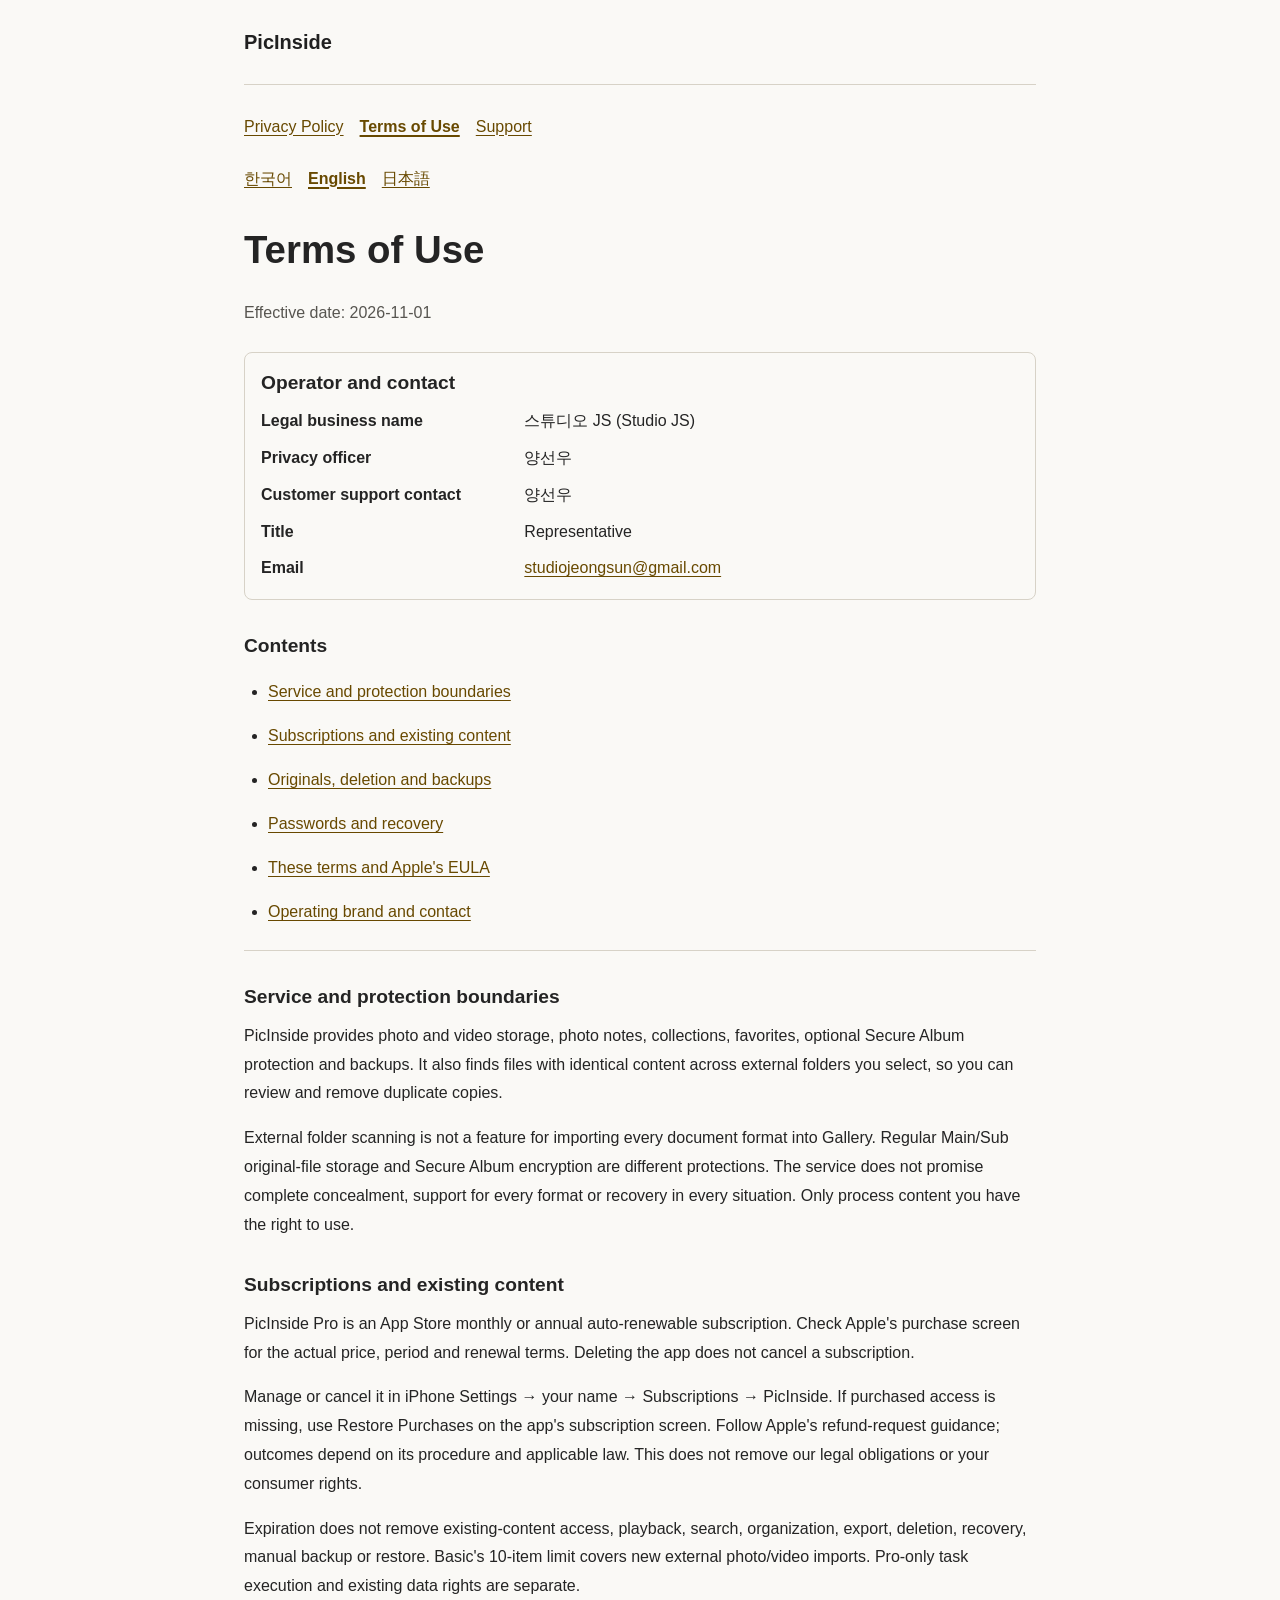
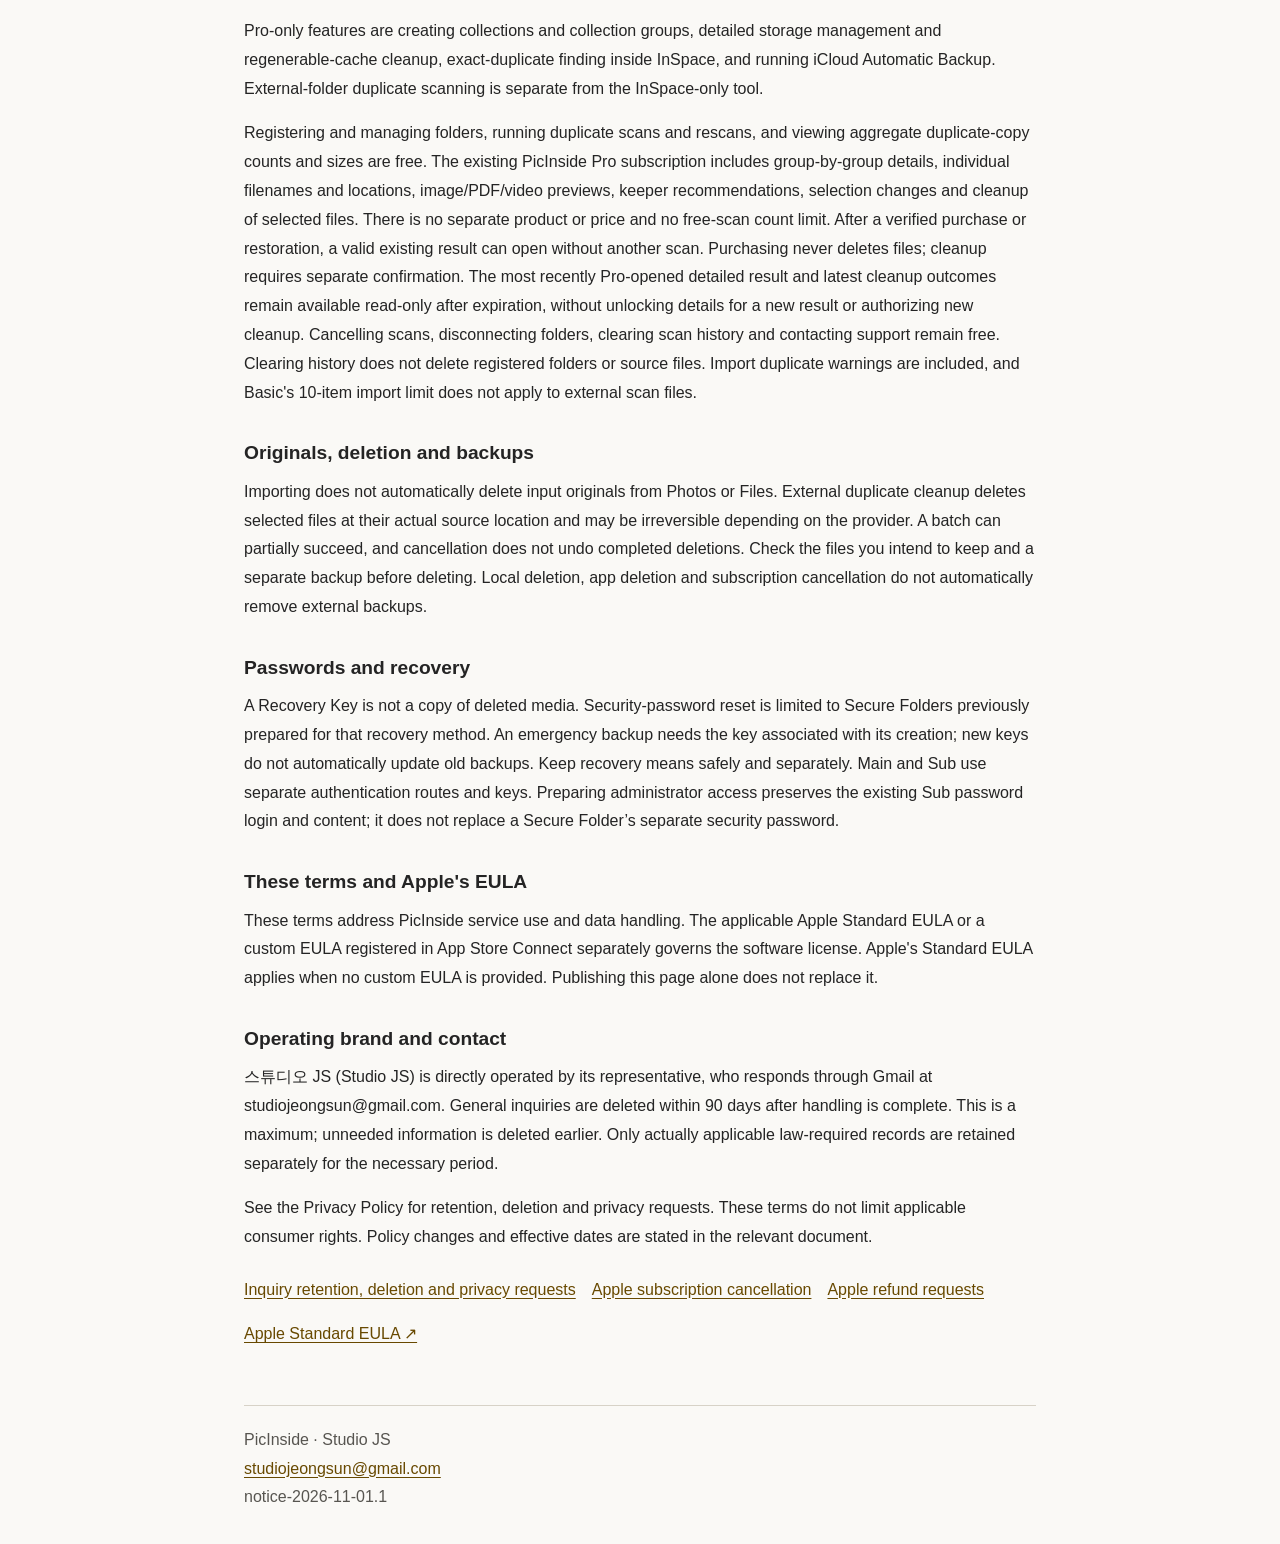
<file: en/terms.html>
<!doctype html>
<html lang="en">
<head>
<meta charset="utf-8">
<meta name="viewport" content="width=device-width, initial-scale=1">
<meta name="robots" content="noindex, nofollow">
<meta name="referrer" content="no-referrer">
<meta http-equiv="Content-Security-Policy" content="default-src 'none'; style-src 'self'; base-uri 'none'; form-action 'none'">
<title>Terms of Use · PicInside</title>
<link rel="stylesheet" href="../styles.css">
</head>
<body>
<header><a class="brand" href="../index.html">PicInside</a></header>
<main><nav aria-label="PicInside"><a href="privacy.html">Privacy Policy</a><a href="terms.html" aria-current="page">Terms of Use</a><a href="support.html">Support</a></nav><nav aria-label="Choose a language"><a href="../ko/terms.html" lang="ko" hreflang="ko">한국어</a><a href="../en/terms.html" lang="en" hreflang="en" aria-current="true">English</a><a href="../ja/terms.html" lang="ja" hreflang="ja">日本語</a></nav><h1>Terms of Use</h1><p class="date">Effective date: 2026-11-01</p><section class="contact-card"><h2>Operator and contact</h2><dl><dt>Legal business name</dt><dd>스튜디오 JS (Studio JS)</dd><dt>Privacy officer</dt><dd>양선우</dd><dt>Customer support contact</dt><dd>양선우</dd><dt>Title</dt><dd>Representative</dd><dt>Email</dt><dd><a href="mailto:studiojeongsun@gmail.com">studiojeongsun@gmail.com</a></dd></dl></section><nav class="toc" aria-label="Contents"><h2>Contents</h2><ul><li><a href="#service">Service and protection boundaries</a></li><li><a href="#subscription">Subscriptions and existing content</a></li><li><a href="#care">Originals, deletion and backups</a></li><li><a href="#recovery">Passwords and recovery</a></li><li><a href="#eula">These terms and Apple&#x27;s EULA</a></li><li><a href="#owner">Operating brand and contact</a></li></ul></nav>
<section id="service"><h2>Service and protection boundaries</h2><p>PicInside provides photo and video storage, photo notes, collections, favorites, optional Secure Album protection and backups. It also finds files with identical content across external folders you select, so you can review and remove duplicate copies.</p><p>External folder scanning is not a feature for importing every document format into Gallery. Regular Main/Sub original-file storage and Secure Album encryption are different protections. The service does not promise complete concealment, support for every format or recovery in every situation. Only process content you have the right to use.</p></section>

<section id="subscription"><h2>Subscriptions and existing content</h2><p>PicInside Pro is an App Store monthly or annual auto-renewable subscription. Check Apple&#x27;s purchase screen for the actual price, period and renewal terms. Deleting the app does not cancel a subscription.</p><p>Manage or cancel it in iPhone Settings → your name → Subscriptions → PicInside. If purchased access is missing, use Restore Purchases on the app&#x27;s subscription screen. Follow Apple&#x27;s refund-request guidance; outcomes depend on its procedure and applicable law. This does not remove our legal obligations or your consumer rights.</p><p>Expiration does not remove existing-content access, playback, search, organization, export, deletion, recovery, manual backup or restore. Basic&#x27;s 10-item limit covers new external photo/video imports. Pro-only task execution and existing data rights are separate.</p><p>Pro-only features are creating collections and collection groups, detailed storage management and regenerable-cache cleanup, exact-duplicate finding inside InSpace, and running iCloud Automatic Backup. External-folder duplicate scanning is separate from the InSpace-only tool.</p><p>Registering and managing folders, running duplicate scans and rescans, and viewing aggregate duplicate-copy counts and sizes are free. The existing PicInside Pro subscription includes group-by-group details, individual filenames and locations, image/PDF/video previews, keeper recommendations, selection changes and cleanup of selected files. There is no separate product or price and no free-scan count limit. After a verified purchase or restoration, a valid existing result can open without another scan. Purchasing never deletes files; cleanup requires separate confirmation. The most recently Pro-opened detailed result and latest cleanup outcomes remain available read-only after expiration, without unlocking details for a new result or authorizing new cleanup. Cancelling scans, disconnecting folders, clearing scan history and contacting support remain free. Clearing history does not delete registered folders or source files. Import duplicate warnings are included, and Basic&#x27;s 10-item import limit does not apply to external scan files.</p></section>

<section id="care"><h2>Originals, deletion and backups</h2><p>Importing does not automatically delete input originals from Photos or Files. External duplicate cleanup deletes selected files at their actual source location and may be irreversible depending on the provider. A batch can partially succeed, and cancellation does not undo completed deletions. Check the files you intend to keep and a separate backup before deleting. Local deletion, app deletion and subscription cancellation do not automatically remove external backups.</p></section>

<section id="recovery"><h2>Passwords and recovery</h2><p>A Recovery Key is not a copy of deleted media. Security-password reset is limited to Secure Folders previously prepared for that recovery method. An emergency backup needs the key associated with its creation; new keys do not automatically update old backups. Keep recovery means safely and separately. Main and Sub use separate authentication routes and keys. Preparing administrator access preserves the existing Sub password login and content; it does not replace a Secure Folder’s separate security password.</p></section>

<section id="eula"><h2>These terms and Apple&#x27;s EULA</h2><p>These terms address PicInside service use and data handling. The applicable Apple Standard EULA or a custom EULA registered in App Store Connect separately governs the software license. Apple&#x27;s Standard EULA applies when no custom EULA is provided. Publishing this page alone does not replace it.</p></section>

<section id="owner"><h2>Operating brand and contact</h2><p>스튜디오 JS (Studio JS) is directly operated by its representative, who responds through Gmail at studiojeongsun@gmail.com. General inquiries are deleted within 90 days after handling is complete. This is a maximum; unneeded information is deleted earlier. Only actually applicable law-required records are retained separately for the necessary period.</p><p>See the Privacy Policy for retention, deletion and privacy requests. These terms do not limit applicable consumer rights. Policy changes and effective dates are stated in the relevant document.</p></section>
<nav aria-label="Related guidance"><a href="privacy.html#retention">Inquiry retention, deletion and privacy requests</a><a href="https://support.apple.com/118428">Apple subscription cancellation</a><a href="https://support.apple.com/118223">Apple refund requests</a></nav><p><a href="https://www.apple.com/legal/internet-services/itunes/dev/stdeula/">Apple Standard EULA ↗</a></p></main>
<footer>PicInside · Studio JS<br>
<a href="mailto:studiojeongsun@gmail.com">studiojeongsun@gmail.com</a><br>
notice-2026-11-01.1</footer>
</body>
</html>
</file>
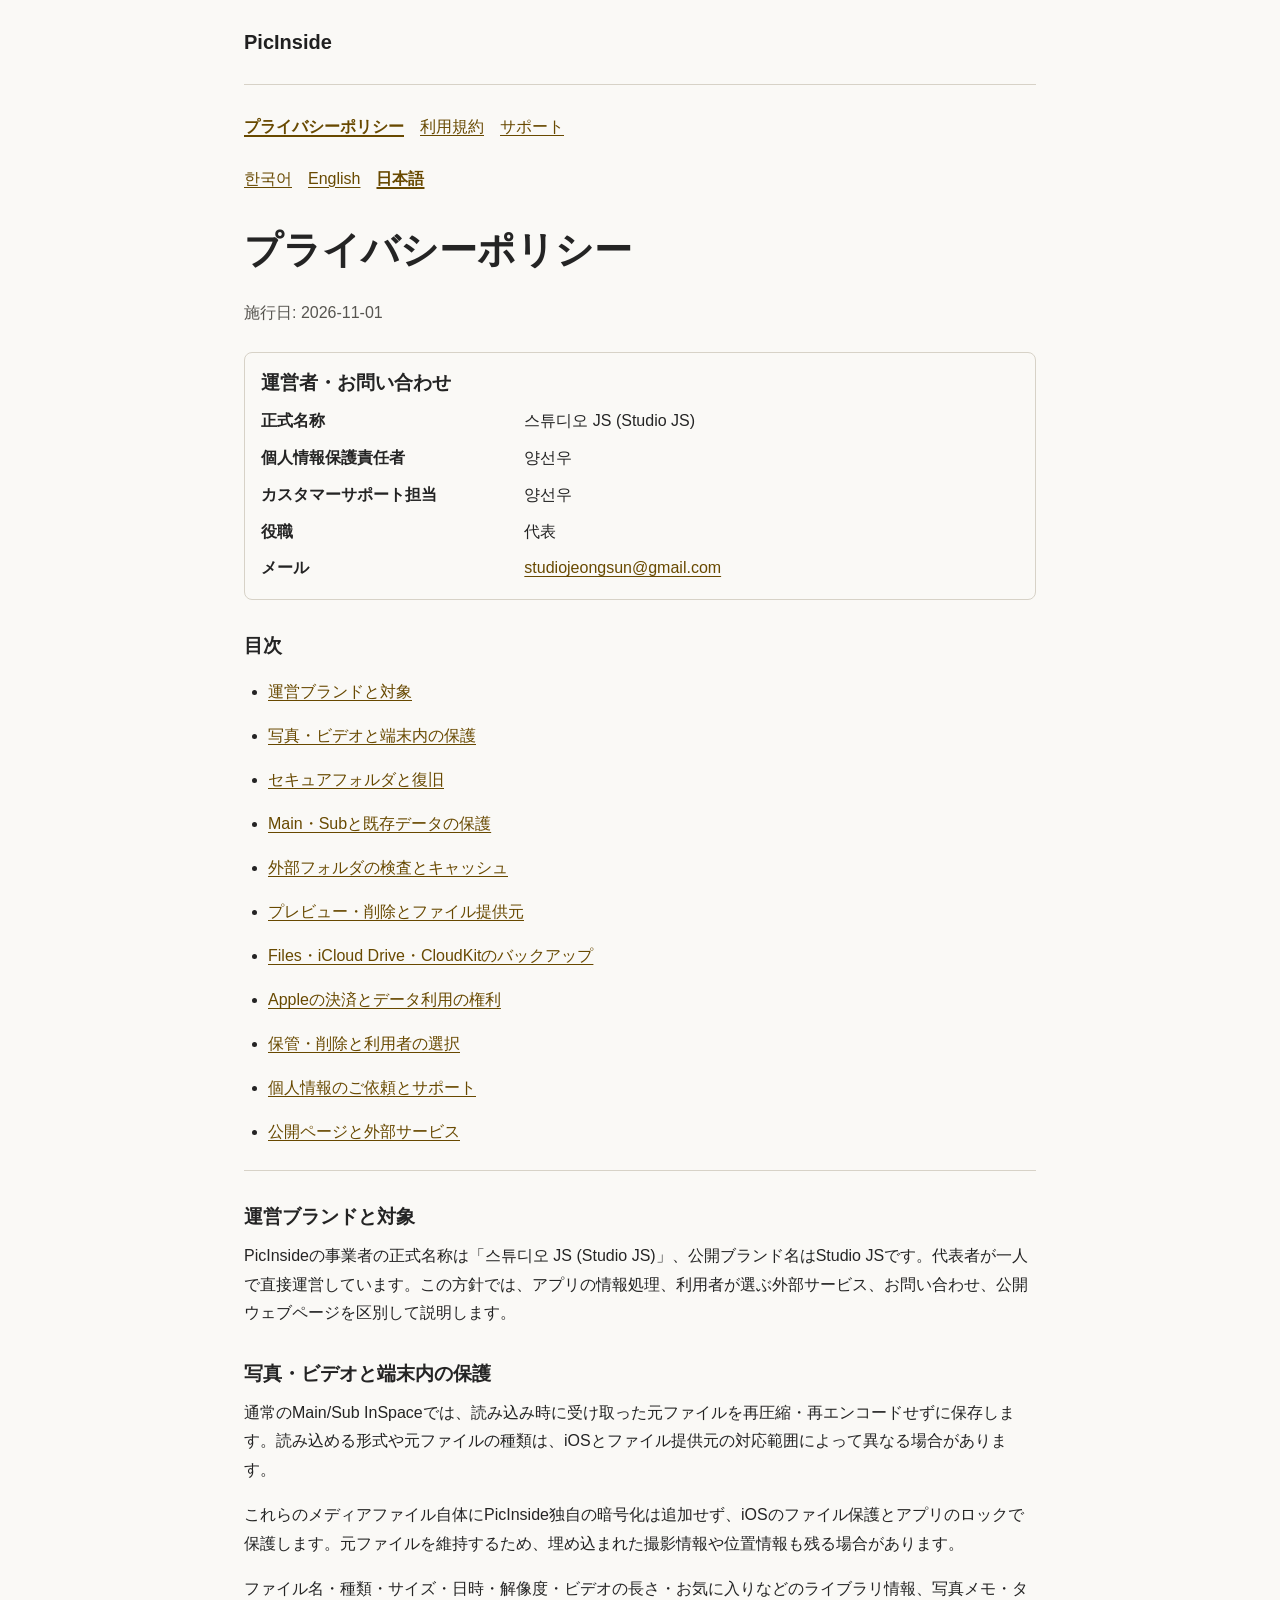
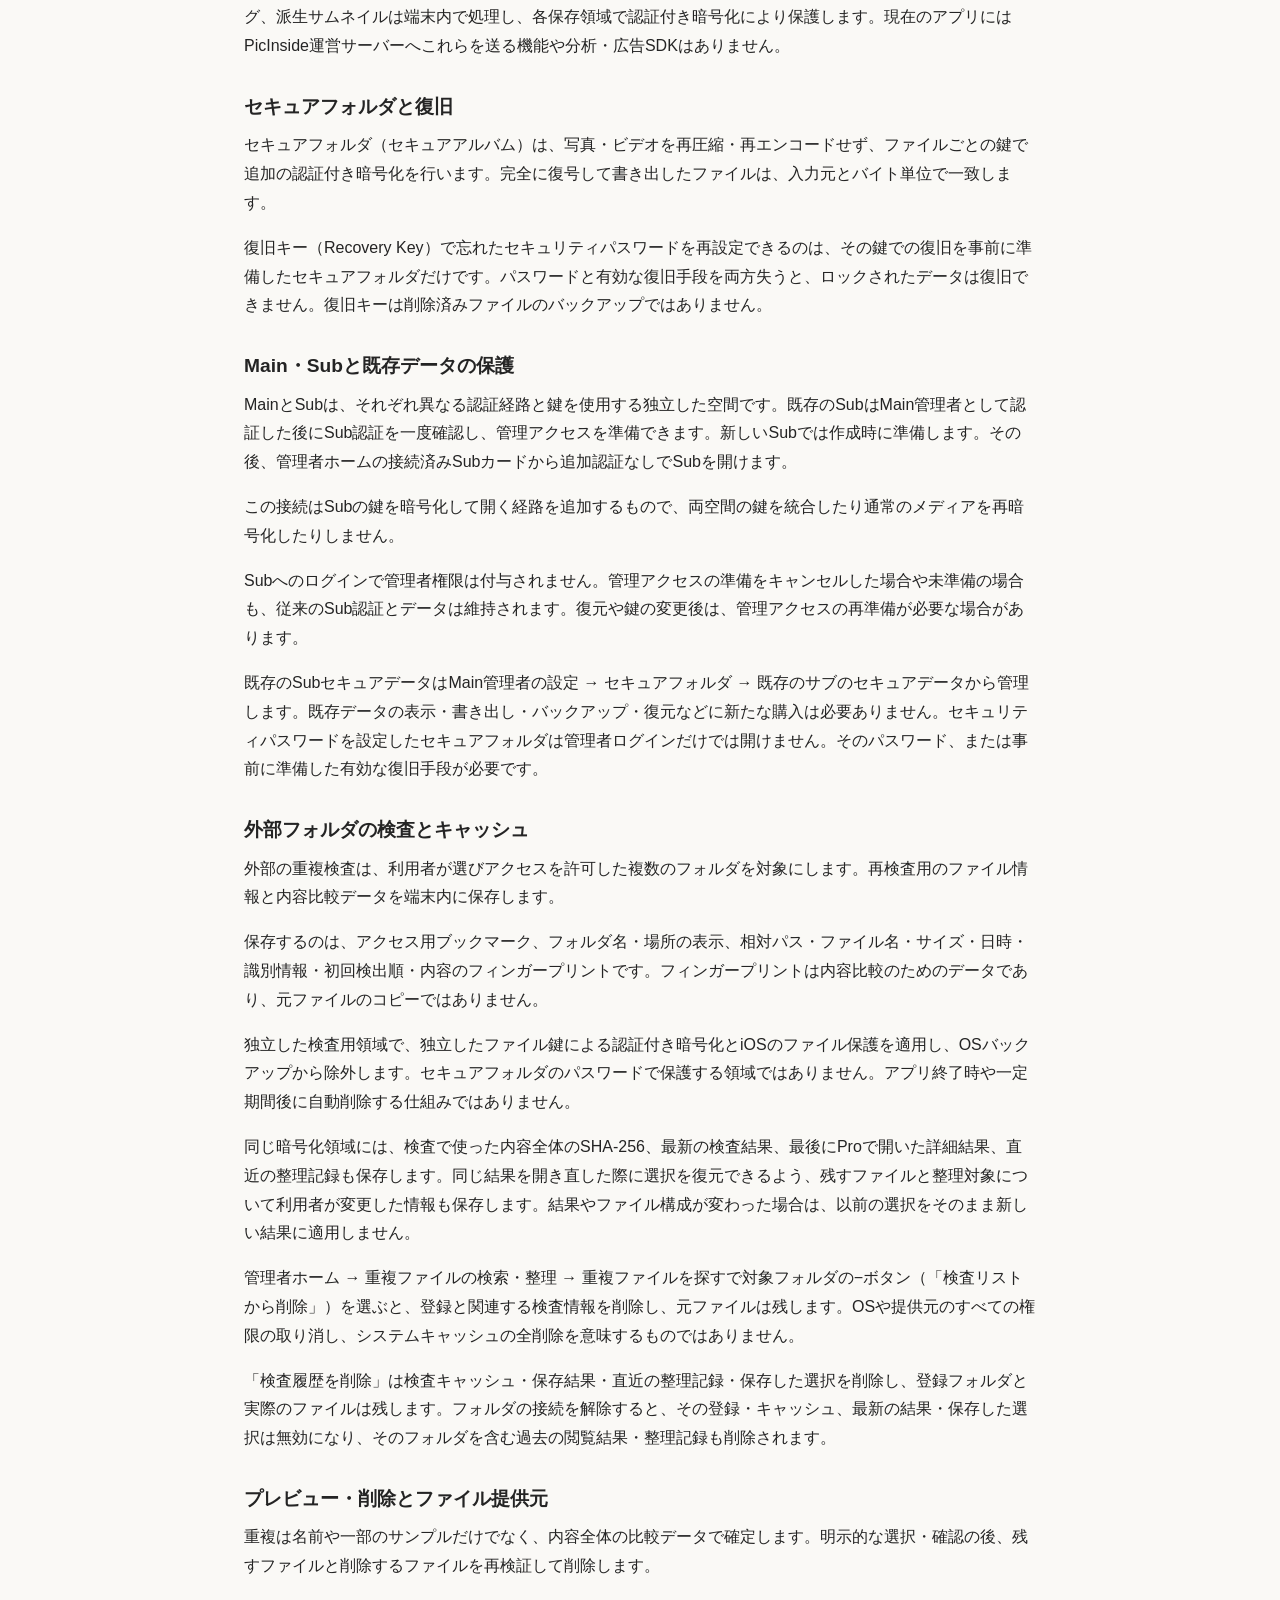
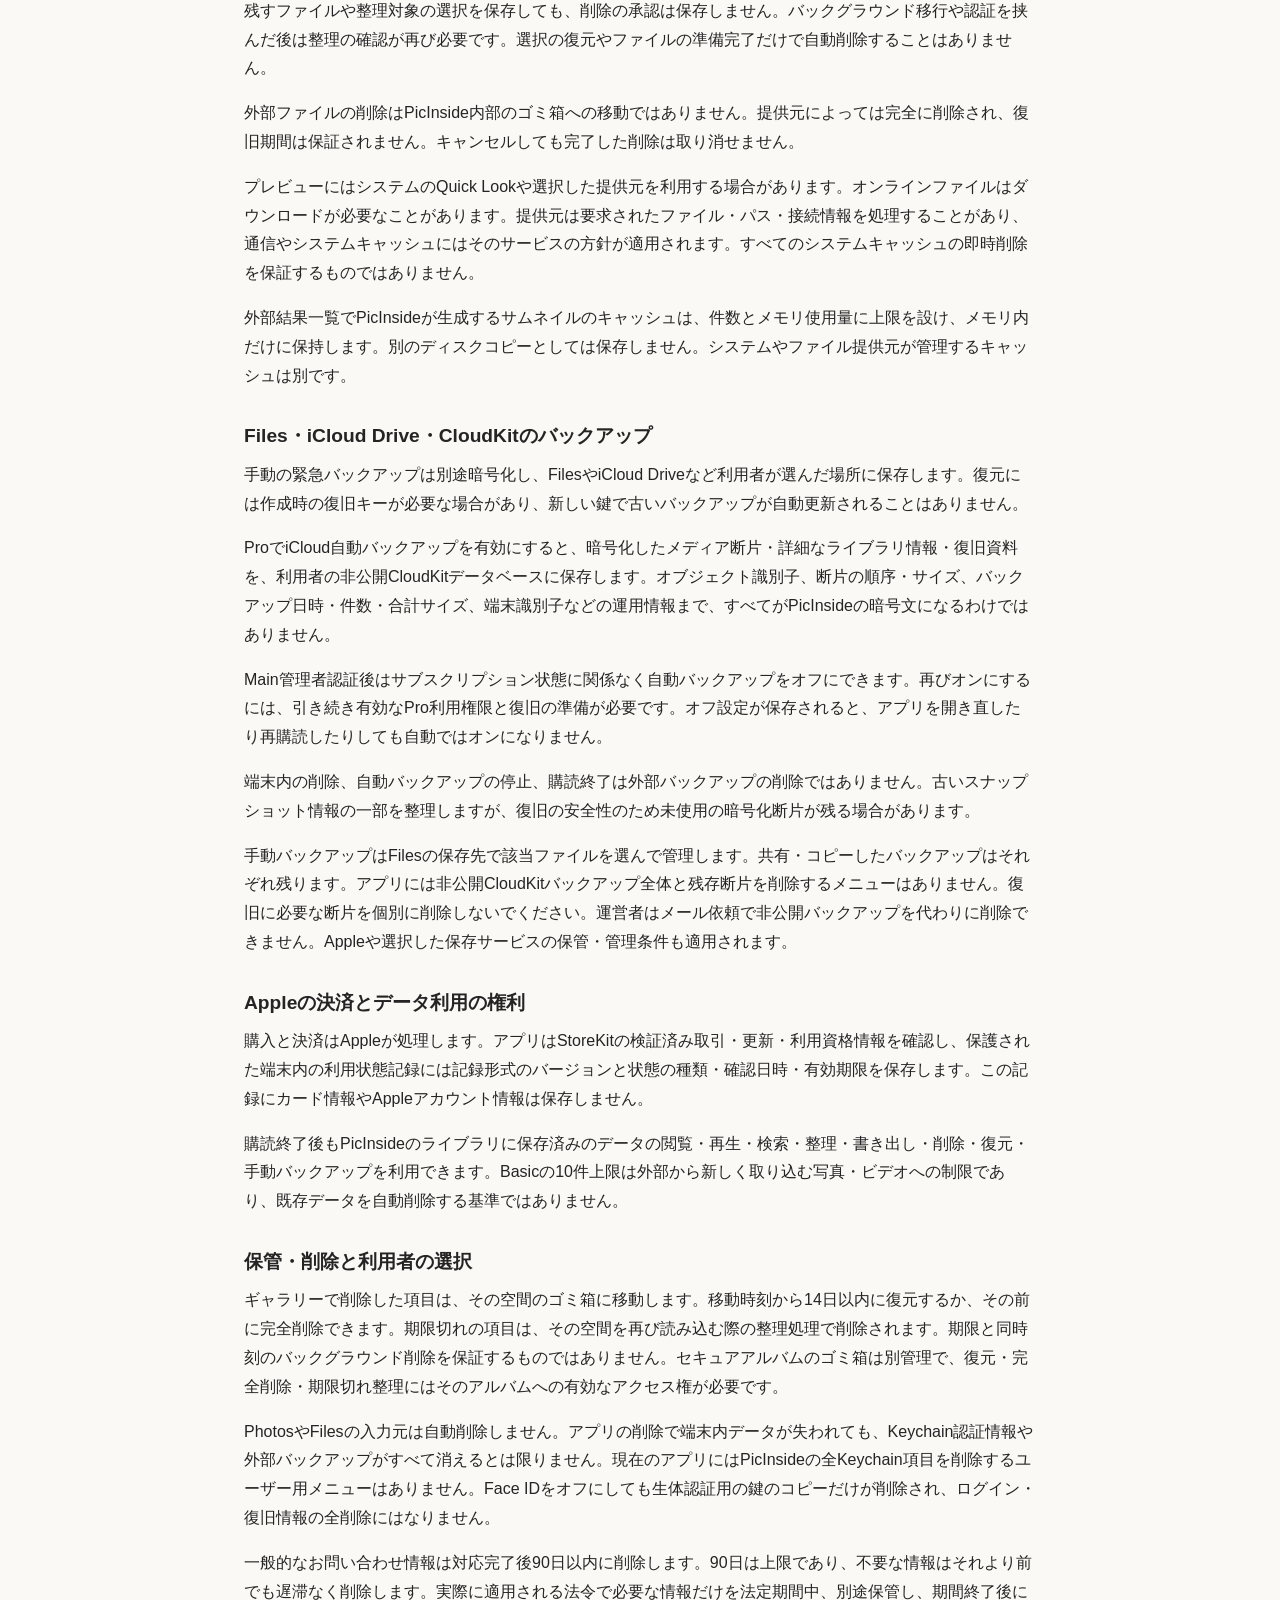
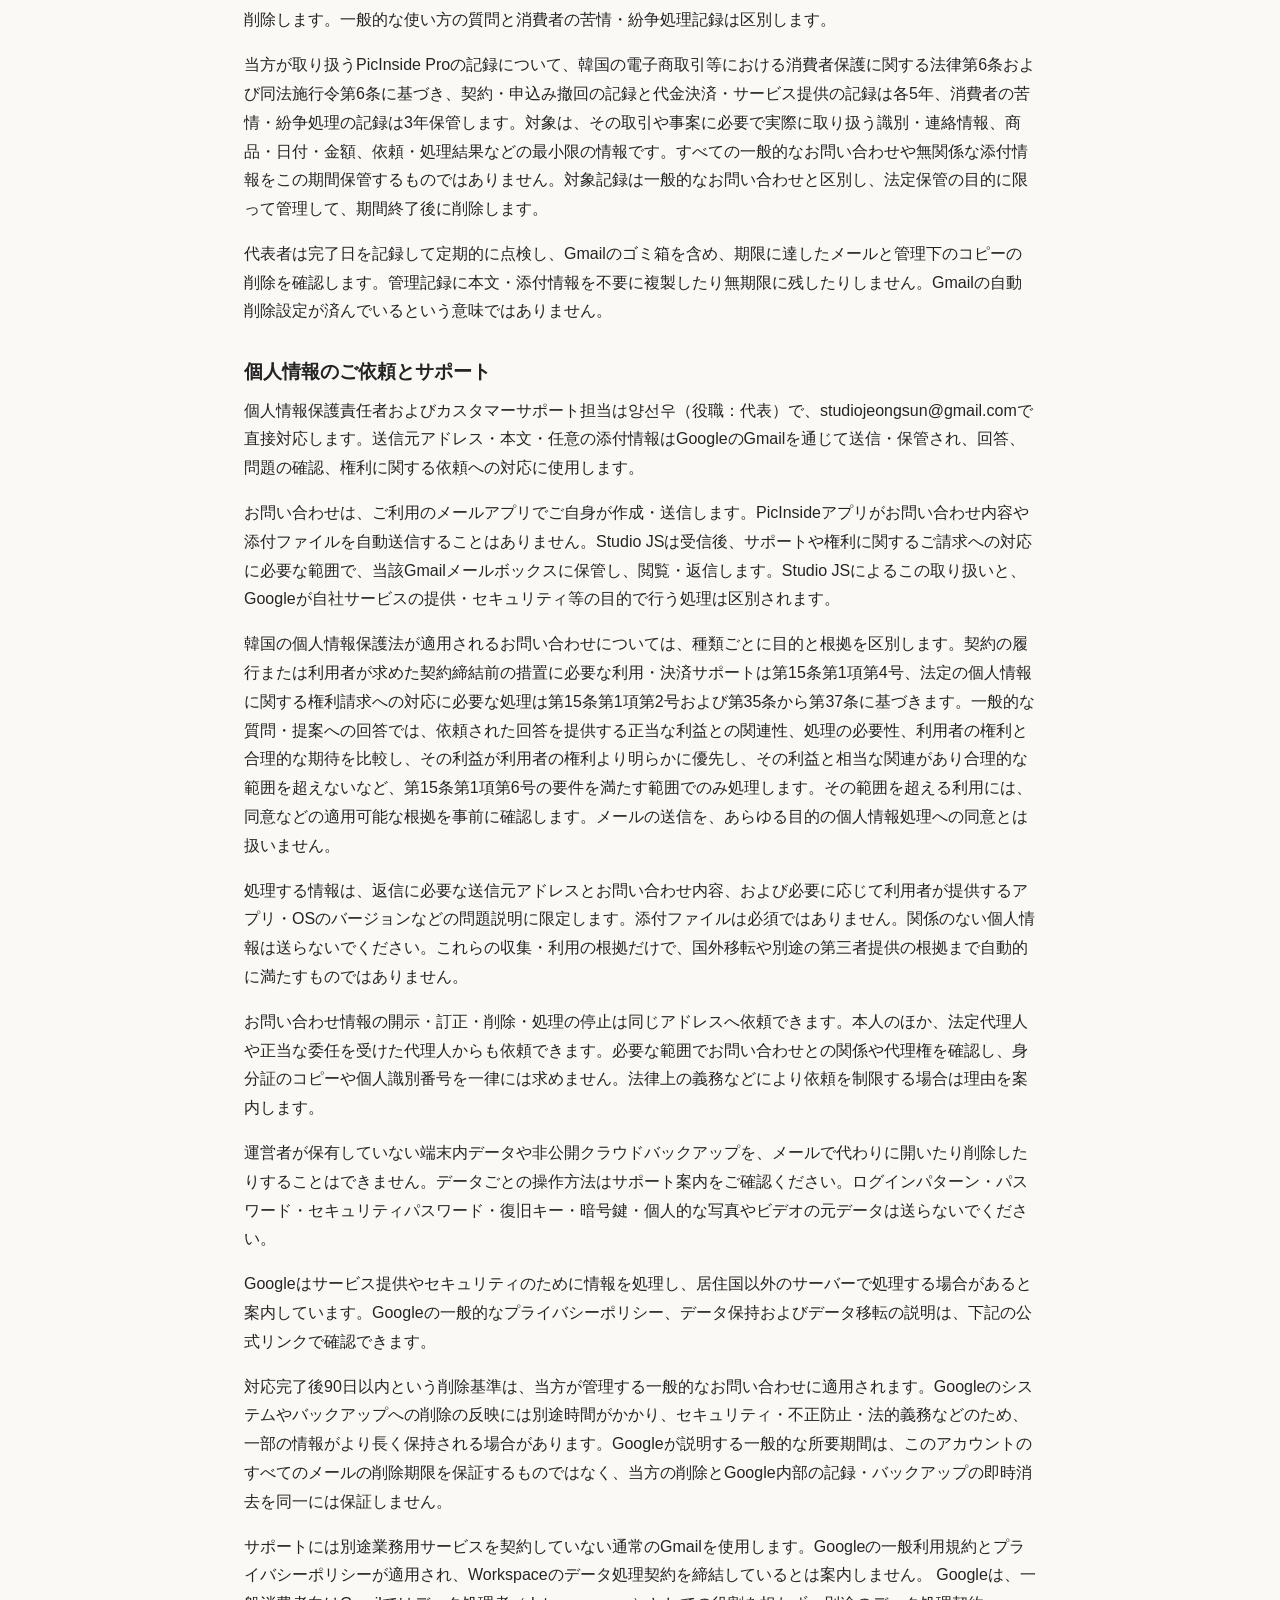
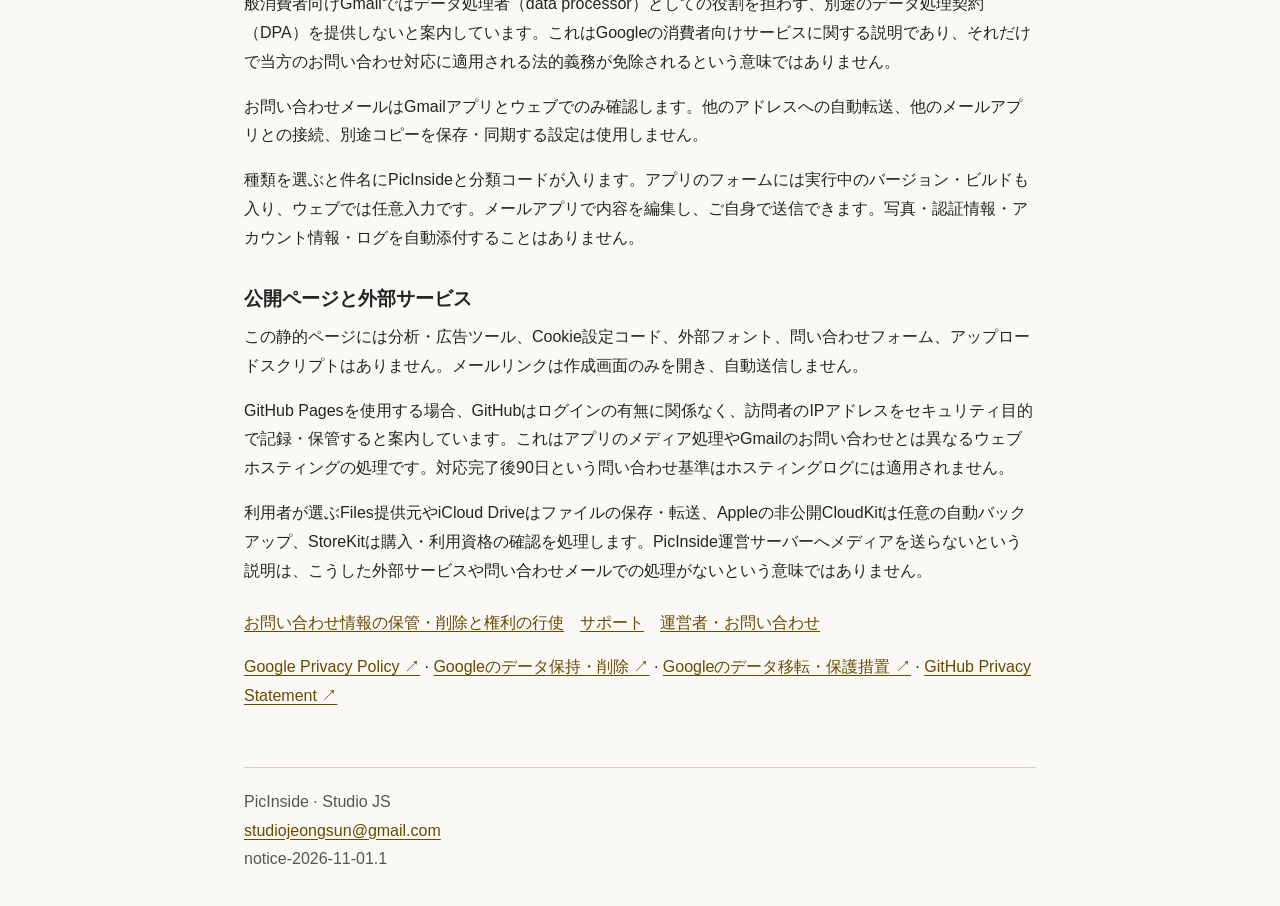
<file: ja/privacy.html>
<!doctype html>
<html lang="ja">
<head>
<meta charset="utf-8">
<meta name="viewport" content="width=device-width, initial-scale=1">
<meta name="robots" content="noindex, nofollow">
<meta name="referrer" content="no-referrer">
<meta http-equiv="Content-Security-Policy" content="default-src 'none'; style-src 'self'; base-uri 'none'; form-action 'none'">
<title>プライバシーポリシー · PicInside</title>
<link rel="stylesheet" href="../styles.css">
</head>
<body>
<header><a class="brand" href="../index.html">PicInside</a></header>
<main><nav aria-label="PicInside"><a href="privacy.html" aria-current="page">プライバシーポリシー</a><a href="terms.html">利用規約</a><a href="support.html">サポート</a></nav><nav aria-label="言語を選択"><a href="../ko/privacy.html" lang="ko" hreflang="ko">한국어</a><a href="../en/privacy.html" lang="en" hreflang="en">English</a><a href="../ja/privacy.html" lang="ja" hreflang="ja" aria-current="true">日本語</a></nav><h1>プライバシーポリシー</h1><p class="date">施行日: 2026-11-01</p><section class="contact-card"><h2>運営者・お問い合わせ</h2><dl><dt>正式名称</dt><dd>스튜디오 JS (Studio JS)</dd><dt>個人情報保護責任者</dt><dd>양선우</dd><dt>カスタマーサポート担当</dt><dd>양선우</dd><dt>役職</dt><dd>代表</dd><dt>メール</dt><dd><a href="mailto:studiojeongsun@gmail.com">studiojeongsun@gmail.com</a></dd></dl></section><nav class="toc" aria-label="目次"><h2>目次</h2><ul><li><a href="#scope">運営ブランドと対象</a></li><li><a href="#local">写真・ビデオと端末内の保護</a></li><li><a href="#secure">セキュアフォルダと復旧</a></li><li><a href="#compatibility">Main・Subと既存データの保護</a></li><li><a href="#folders">外部フォルダの検査とキャッシュ</a></li><li><a href="#preview">プレビュー・削除とファイル提供元</a></li><li><a href="#backup">Files・iCloud Drive・CloudKitのバックアップ</a></li><li><a href="#billing">Appleの決済とデータ利用の権利</a></li><li><a href="#retention">保管・削除と利用者の選択</a></li><li><a href="#contact">個人情報のご依頼とサポート</a></li><li><a href="#website">公開ページと外部サービス</a></li></ul></nav>
<section id="scope"><h2>運営ブランドと対象</h2><p>PicInsideの事業者の正式名称は「스튜디오 JS (Studio JS)」、公開ブランド名はStudio JSです。代表者が一人で直接運営しています。この方針では、アプリの情報処理、利用者が選ぶ外部サービス、お問い合わせ、公開ウェブページを区別して説明します。</p></section>

<section id="local"><h2>写真・ビデオと端末内の保護</h2><p>通常のMain/Sub InSpaceでは、読み込み時に受け取った元ファイルを再圧縮・再エンコードせずに保存します。読み込める形式や元ファイルの種類は、iOSとファイル提供元の対応範囲によって異なる場合があります。</p><p>これらのメディアファイル自体にPicInside独自の暗号化は追加せず、iOSのファイル保護とアプリのロックで保護します。元ファイルを維持するため、埋め込まれた撮影情報や位置情報も残る場合があります。</p><p>ファイル名・種類・サイズ・日時・解像度・ビデオの長さ・お気に入りなどのライブラリ情報、写真メモ・タグ、派生サムネイルは端末内で処理し、各保存領域で認証付き暗号化により保護します。現在のアプリにはPicInside運営サーバーへこれらを送る機能や分析・広告SDKはありません。</p></section>

<section id="secure"><h2>セキュアフォルダと復旧</h2><p>セキュアフォルダ（セキュアアルバム）は、写真・ビデオを再圧縮・再エンコードせず、ファイルごとの鍵で追加の認証付き暗号化を行います。完全に復号して書き出したファイルは、入力元とバイト単位で一致します。</p><p>復旧キー（Recovery Key）で忘れたセキュリティパスワードを再設定できるのは、その鍵での復旧を事前に準備したセキュアフォルダだけです。パスワードと有効な復旧手段を両方失うと、ロックされたデータは復旧できません。復旧キーは削除済みファイルのバックアップではありません。</p></section>

<section id="compatibility"><h2>Main・Subと既存データの保護</h2><p>MainとSubは、それぞれ異なる認証経路と鍵を使用する独立した空間です。既存のSubはMain管理者として認証した後にSub認証を一度確認し、管理アクセスを準備できます。新しいSubでは作成時に準備します。その後、管理者ホームの接続済みSubカードから追加認証なしでSubを開けます。</p><p>この接続はSubの鍵を暗号化して開く経路を追加するもので、両空間の鍵を統合したり通常のメディアを再暗号化したりしません。</p><p>Subへのログインで管理者権限は付与されません。管理アクセスの準備をキャンセルした場合や未準備の場合も、従来のSub認証とデータは維持されます。復元や鍵の変更後は、管理アクセスの再準備が必要な場合があります。</p><p>既存のSubセキュアデータはMain管理者の設定 → セキュアフォルダ → 既存のサブのセキュアデータから管理します。既存データの表示・書き出し・バックアップ・復元などに新たな購入は必要ありません。セキュリティパスワードを設定したセキュアフォルダは管理者ログインだけでは開けません。そのパスワード、または事前に準備した有効な復旧手段が必要です。</p></section>

<section id="folders"><h2>外部フォルダの検査とキャッシュ</h2><p>外部の重複検査は、利用者が選びアクセスを許可した複数のフォルダを対象にします。再検査用のファイル情報と内容比較データを端末内に保存します。</p><p>保存するのは、アクセス用ブックマーク、フォルダ名・場所の表示、相対パス・ファイル名・サイズ・日時・識別情報・初回検出順・内容のフィンガープリントです。フィンガープリントは内容比較のためのデータであり、元ファイルのコピーではありません。</p><p>独立した検査用領域で、独立したファイル鍵による認証付き暗号化とiOSのファイル保護を適用し、OSバックアップから除外します。セキュアフォルダのパスワードで保護する領域ではありません。アプリ終了時や一定期間後に自動削除する仕組みではありません。</p><p>同じ暗号化領域には、検査で使った内容全体のSHA-256、最新の検査結果、最後にProで開いた詳細結果、直近の整理記録も保存します。同じ結果を開き直した際に選択を復元できるよう、残すファイルと整理対象について利用者が変更した情報も保存します。結果やファイル構成が変わった場合は、以前の選択をそのまま新しい結果に適用しません。</p><p>管理者ホーム → 重複ファイルの検索・整理 → 重複ファイルを探すで対象フォルダの−ボタン（「検査リストから削除」）を選ぶと、登録と関連する検査情報を削除し、元ファイルは残します。OSや提供元のすべての権限の取り消し、システムキャッシュの全削除を意味するものではありません。</p><p>「検査履歴を削除」は検査キャッシュ・保存結果・直近の整理記録・保存した選択を削除し、登録フォルダと実際のファイルは残します。フォルダの接続を解除すると、その登録・キャッシュ、最新の結果・保存した選択は無効になり、そのフォルダを含む過去の閲覧結果・整理記録も削除されます。</p></section>

<section id="preview"><h2>プレビュー・削除とファイル提供元</h2><p>重複は名前や一部のサンプルだけでなく、内容全体の比較データで確定します。明示的な選択・確認の後、残すファイルと削除するファイルを再検証して削除します。</p><p>残すファイルや整理対象の選択を保存しても、削除の承認は保存しません。バックグラウンド移行や認証を挟んだ後は整理の確認が再び必要です。選択の復元やファイルの準備完了だけで自動削除することはありません。</p><p>外部ファイルの削除はPicInside内部のゴミ箱への移動ではありません。提供元によっては完全に削除され、復旧期間は保証されません。キャンセルしても完了した削除は取り消せません。</p><p>プレビューにはシステムのQuick Lookや選択した提供元を利用する場合があります。オンラインファイルはダウンロードが必要なことがあります。提供元は要求されたファイル・パス・接続情報を処理することがあり、通信やシステムキャッシュにはそのサービスの方針が適用されます。すべてのシステムキャッシュの即時削除を保証するものではありません。</p><p>外部結果一覧でPicInsideが生成するサムネイルのキャッシュは、件数とメモリ使用量に上限を設け、メモリ内だけに保持します。別のディスクコピーとしては保存しません。システムやファイル提供元が管理するキャッシュは別です。</p></section>

<section id="backup"><h2>Files・iCloud Drive・CloudKitのバックアップ</h2><p>手動の緊急バックアップは別途暗号化し、FilesやiCloud Driveなど利用者が選んだ場所に保存します。復元には作成時の復旧キーが必要な場合があり、新しい鍵で古いバックアップが自動更新されることはありません。</p><p>ProでiCloud自動バックアップを有効にすると、暗号化したメディア断片・詳細なライブラリ情報・復旧資料を、利用者の非公開CloudKitデータベースに保存します。オブジェクト識別子、断片の順序・サイズ、バックアップ日時・件数・合計サイズ、端末識別子などの運用情報まで、すべてがPicInsideの暗号文になるわけではありません。</p><p>Main管理者認証後はサブスクリプション状態に関係なく自動バックアップをオフにできます。再びオンにするには、引き続き有効なPro利用権限と復旧の準備が必要です。オフ設定が保存されると、アプリを開き直したり再購読したりしても自動ではオンになりません。</p><p>端末内の削除、自動バックアップの停止、購読終了は外部バックアップの削除ではありません。古いスナップショット情報の一部を整理しますが、復旧の安全性のため未使用の暗号化断片が残る場合があります。</p><p>手動バックアップはFilesの保存先で該当ファイルを選んで管理します。共有・コピーしたバックアップはそれぞれ残ります。アプリには非公開CloudKitバックアップ全体と残存断片を削除するメニューはありません。復旧に必要な断片を個別に削除しないでください。運営者はメール依頼で非公開バックアップを代わりに削除できません。Appleや選択した保存サービスの保管・管理条件も適用されます。</p></section>

<section id="billing"><h2>Appleの決済とデータ利用の権利</h2><p>購入と決済はAppleが処理します。アプリはStoreKitの検証済み取引・更新・利用資格情報を確認し、保護された端末内の利用状態記録には記録形式のバージョンと状態の種類・確認日時・有効期限を保存します。この記録にカード情報やAppleアカウント情報は保存しません。</p><p>購読終了後もPicInsideのライブラリに保存済みのデータの閲覧・再生・検索・整理・書き出し・削除・復元・手動バックアップを利用できます。Basicの10件上限は外部から新しく取り込む写真・ビデオへの制限であり、既存データを自動削除する基準ではありません。</p></section>

<section id="retention"><h2>保管・削除と利用者の選択</h2><p>ギャラリーで削除した項目は、その空間のゴミ箱に移動します。移動時刻から14日以内に復元するか、その前に完全削除できます。期限切れの項目は、その空間を再び読み込む際の整理処理で削除されます。期限と同時刻のバックグラウンド削除を保証するものではありません。セキュアアルバムのゴミ箱は別管理で、復元・完全削除・期限切れ整理にはそのアルバムへの有効なアクセス権が必要です。</p><p>PhotosやFilesの入力元は自動削除しません。アプリの削除で端末内データが失われても、Keychain認証情報や外部バックアップがすべて消えるとは限りません。現在のアプリにはPicInsideの全Keychain項目を削除するユーザー用メニューはありません。Face IDをオフにしても生体認証用の鍵のコピーだけが削除され、ログイン・復旧情報の全削除にはなりません。</p><p>一般的なお問い合わせ情報は対応完了後90日以内に削除します。90日は上限であり、不要な情報はそれより前でも遅滞なく削除します。実際に適用される法令で必要な情報だけを法定期間中、別途保管し、期間終了後に削除します。一般的な使い方の質問と消費者の苦情・紛争処理記録は区別します。</p><p>当方が取り扱うPicInside Proの記録について、韓国の電子商取引等における消費者保護に関する法律第6条および同法施行令第6条に基づき、契約・申込み撤回の記録と代金決済・サービス提供の記録は各5年、消費者の苦情・紛争処理の記録は3年保管します。対象は、その取引や事案に必要で実際に取り扱う識別・連絡情報、商品・日付・金額、依頼・処理結果などの最小限の情報です。すべての一般的なお問い合わせや無関係な添付情報をこの期間保管するものではありません。対象記録は一般的なお問い合わせと区別し、法定保管の目的に限って管理して、期間終了後に削除します。</p><p>代表者は完了日を記録して定期的に点検し、Gmailのゴミ箱を含め、期限に達したメールと管理下のコピーの削除を確認します。管理記録に本文・添付情報を不要に複製したり無期限に残したりしません。Gmailの自動削除設定が済んでいるという意味ではありません。</p></section>

<section id="contact"><h2>個人情報のご依頼とサポート</h2><p>個人情報保護責任者およびカスタマーサポート担当は양선우（役職：代表）で、studiojeongsun@gmail.comで直接対応します。送信元アドレス・本文・任意の添付情報はGoogleのGmailを通じて送信・保管され、回答、問題の確認、権利に関する依頼への対応に使用します。</p><p>お問い合わせは、ご利用のメールアプリでご自身が作成・送信します。PicInsideアプリがお問い合わせ内容や添付ファイルを自動送信することはありません。Studio JSは受信後、サポートや権利に関するご請求への対応に必要な範囲で、当該Gmailメールボックスに保管し、閲覧・返信します。Studio JSによるこの取り扱いと、Googleが自社サービスの提供・セキュリティ等の目的で行う処理は区別されます。</p><p>韓国の個人情報保護法が適用されるお問い合わせについては、種類ごとに目的と根拠を区別します。契約の履行または利用者が求めた契約締結前の措置に必要な利用・決済サポートは第15条第1項第4号、法定の個人情報に関する権利請求への対応に必要な処理は第15条第1項第2号および第35条から第37条に基づきます。一般的な質問・提案への回答では、依頼された回答を提供する正当な利益との関連性、処理の必要性、利用者の権利と合理的な期待を比較し、その利益が利用者の権利より明らかに優先し、その利益と相当な関連があり合理的な範囲を超えないなど、第15条第1項第6号の要件を満たす範囲でのみ処理します。その範囲を超える利用には、同意などの適用可能な根拠を事前に確認します。メールの送信を、あらゆる目的の個人情報処理への同意とは扱いません。</p><p>処理する情報は、返信に必要な送信元アドレスとお問い合わせ内容、および必要に応じて利用者が提供するアプリ・OSのバージョンなどの問題説明に限定します。添付ファイルは必須ではありません。関係のない個人情報は送らないでください。これらの収集・利用の根拠だけで、国外移転や別途の第三者提供の根拠まで自動的に満たすものではありません。</p><p>お問い合わせ情報の開示・訂正・削除・処理の停止は同じアドレスへ依頼できます。本人のほか、法定代理人や正当な委任を受けた代理人からも依頼できます。必要な範囲でお問い合わせとの関係や代理権を確認し、身分証のコピーや個人識別番号を一律には求めません。法律上の義務などにより依頼を制限する場合は理由を案内します。</p><p>運営者が保有していない端末内データや非公開クラウドバックアップを、メールで代わりに開いたり削除したりすることはできません。データごとの操作方法はサポート案内をご確認ください。ログインパターン・パスワード・セキュリティパスワード・復旧キー・暗号鍵・個人的な写真やビデオの元データは送らないでください。</p><p>Googleはサービス提供やセキュリティのために情報を処理し、居住国以外のサーバーで処理する場合があると案内しています。Googleの一般的なプライバシーポリシー、データ保持およびデータ移転の説明は、下記の公式リンクで確認できます。</p><p>対応完了後90日以内という削除基準は、当方が管理する一般的なお問い合わせに適用されます。Googleのシステムやバックアップへの削除の反映には別途時間がかかり、セキュリティ・不正防止・法的義務などのため、一部の情報がより長く保持される場合があります。Googleが説明する一般的な所要期間は、このアカウントのすべてのメールの削除期限を保証するものではなく、当方の削除とGoogle内部の記録・バックアップの即時消去を同一には保証しません。</p><p>サポートには別途業務用サービスを契約していない通常のGmailを使用します。Googleの一般利用規約とプライバシーポリシーが適用され、Workspaceのデータ処理契約を締結しているとは案内しません。 Googleは、一般消費者向けGmailではデータ処理者（data processor）としての役割を担わず、別途のデータ処理契約（DPA）を提供しないと案内しています。これはGoogleの消費者向けサービスに関する説明であり、それだけで当方のお問い合わせ対応に適用される法的義務が免除されるという意味ではありません。</p><p>お問い合わせメールはGmailアプリとウェブでのみ確認します。他のアドレスへの自動転送、他のメールアプリとの接続、別途コピーを保存・同期する設定は使用しません。</p><p>種類を選ぶと件名にPicInsideと分類コードが入ります。アプリのフォームには実行中のバージョン・ビルドも入り、ウェブでは任意入力です。メールアプリで内容を編集し、ご自身で送信できます。写真・認証情報・アカウント情報・ログを自動添付することはありません。</p></section>

<section id="website"><h2>公開ページと外部サービス</h2><p>この静的ページには分析・広告ツール、Cookie設定コード、外部フォント、問い合わせフォーム、アップロードスクリプトはありません。メールリンクは作成画面のみを開き、自動送信しません。</p><p>GitHub Pagesを使用する場合、GitHubはログインの有無に関係なく、訪問者のIPアドレスをセキュリティ目的で記録・保管すると案内しています。これはアプリのメディア処理やGmailのお問い合わせとは異なるウェブホスティングの処理です。対応完了後90日という問い合わせ基準はホスティングログには適用されません。</p><p>利用者が選ぶFiles提供元やiCloud Driveはファイルの保存・転送、Appleの非公開CloudKitは任意の自動バックアップ、StoreKitは購入・利用資格の確認を処理します。PicInside運営サーバーへメディアを送らないという説明は、こうした外部サービスや問い合わせメールでの処理がないという意味ではありません。</p></section>
<nav aria-label="関連情報"><a href="privacy.html#retention">お問い合わせ情報の保管・削除と権利の行使</a><a href="support.html#data">サポート</a><a href="privacy.html#contact">運営者・お問い合わせ</a></nav><p><a href="https://policies.google.com/privacy">Google Privacy Policy ↗</a> · <a href="https://policies.google.com/technologies/retention">Googleのデータ保持・削除 ↗</a> · <a href="https://policies.google.com/privacy/frameworks">Googleのデータ移転・保護措置 ↗</a> · <a href="https://docs.github.com/en/site-policy/privacy-policies/github-general-privacy-statement">GitHub Privacy Statement ↗</a></p></main>
<footer>PicInside · Studio JS<br>
<a href="mailto:studiojeongsun@gmail.com">studiojeongsun@gmail.com</a><br>
notice-2026-11-01.1</footer>
</body>
</html>
</file>
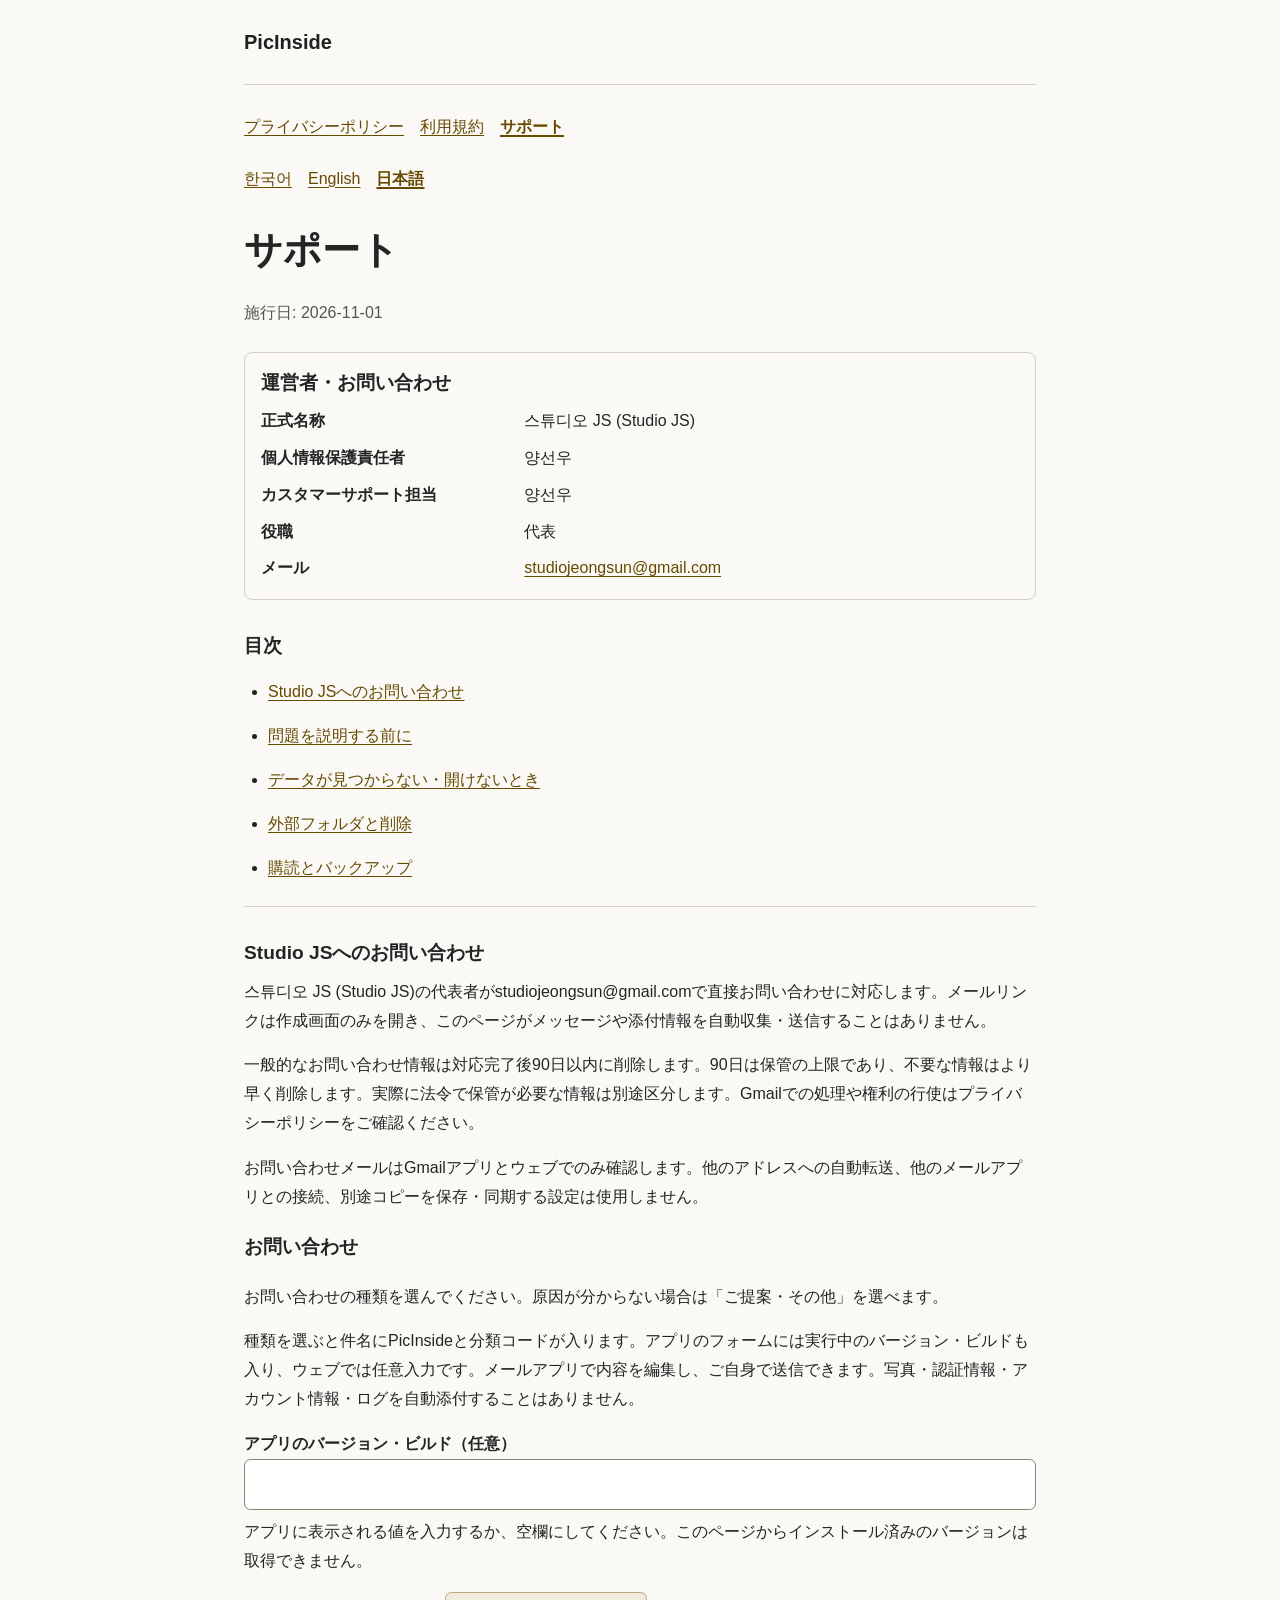
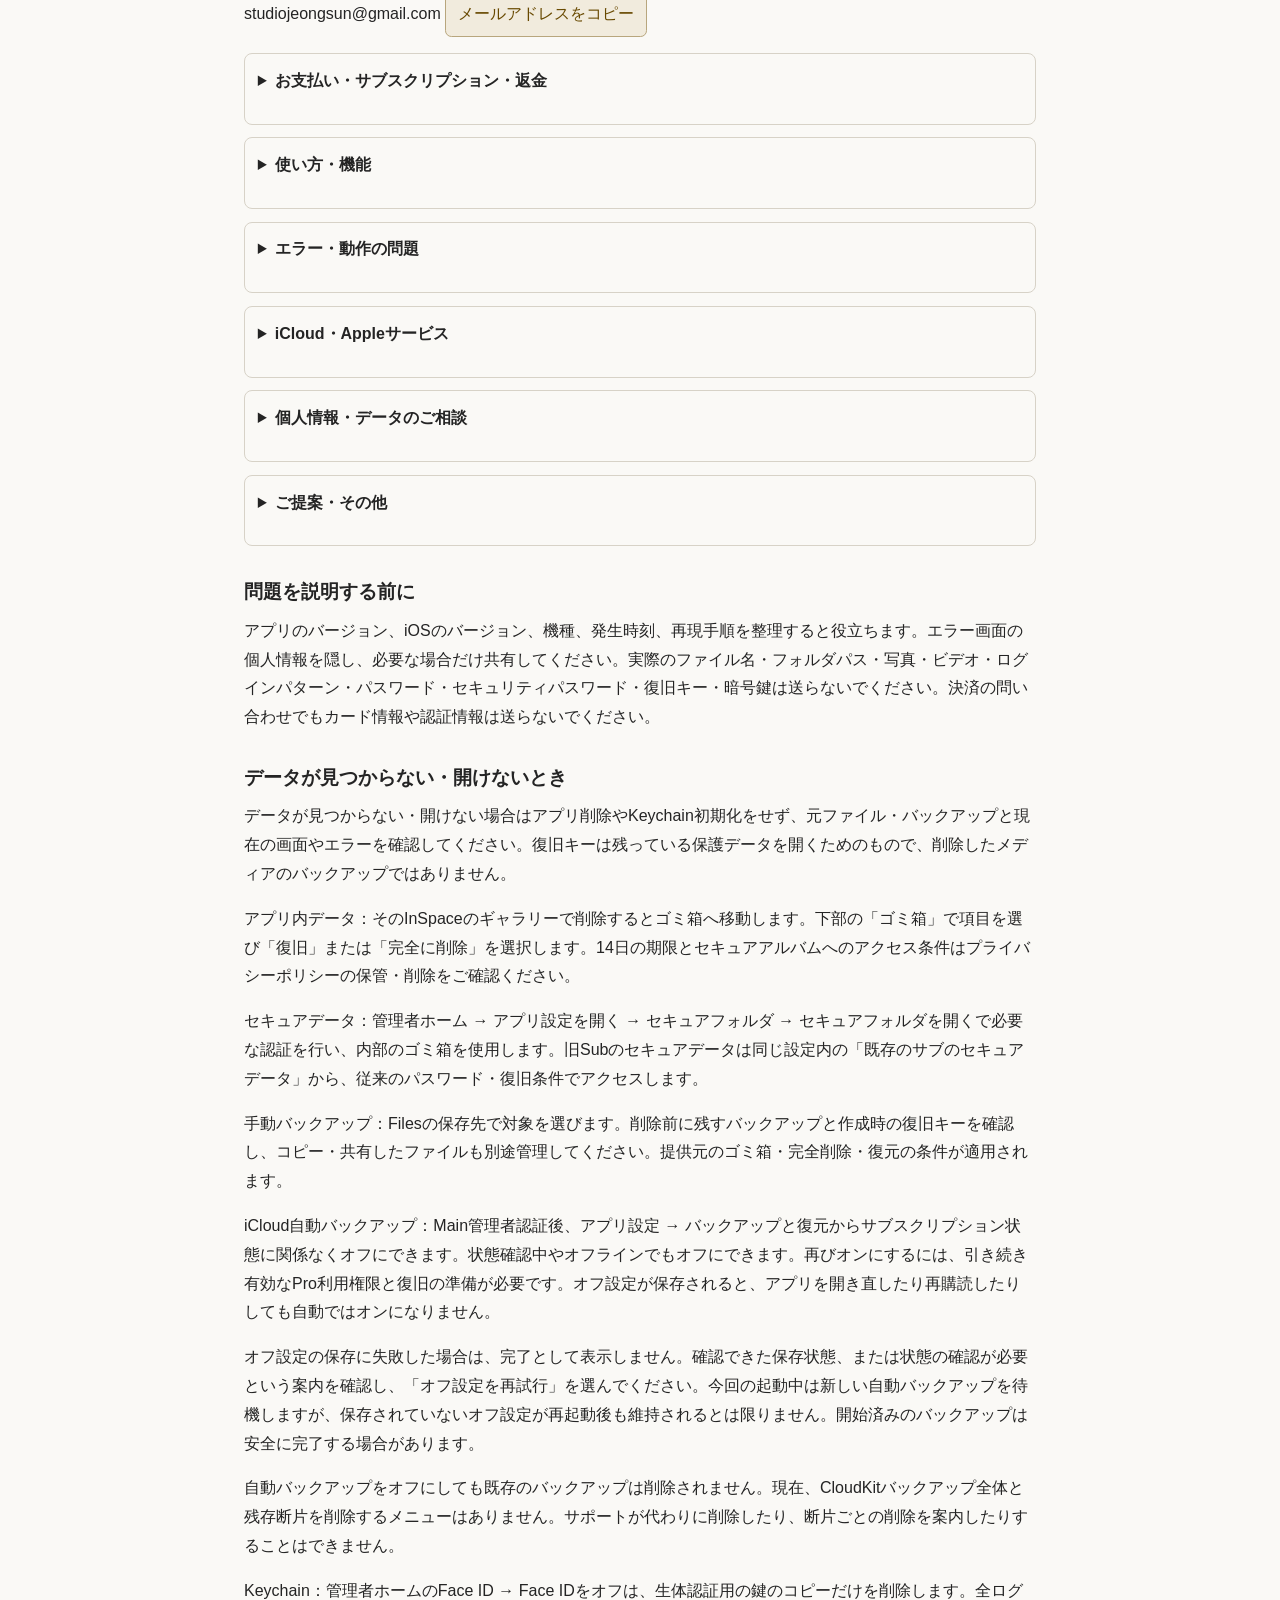
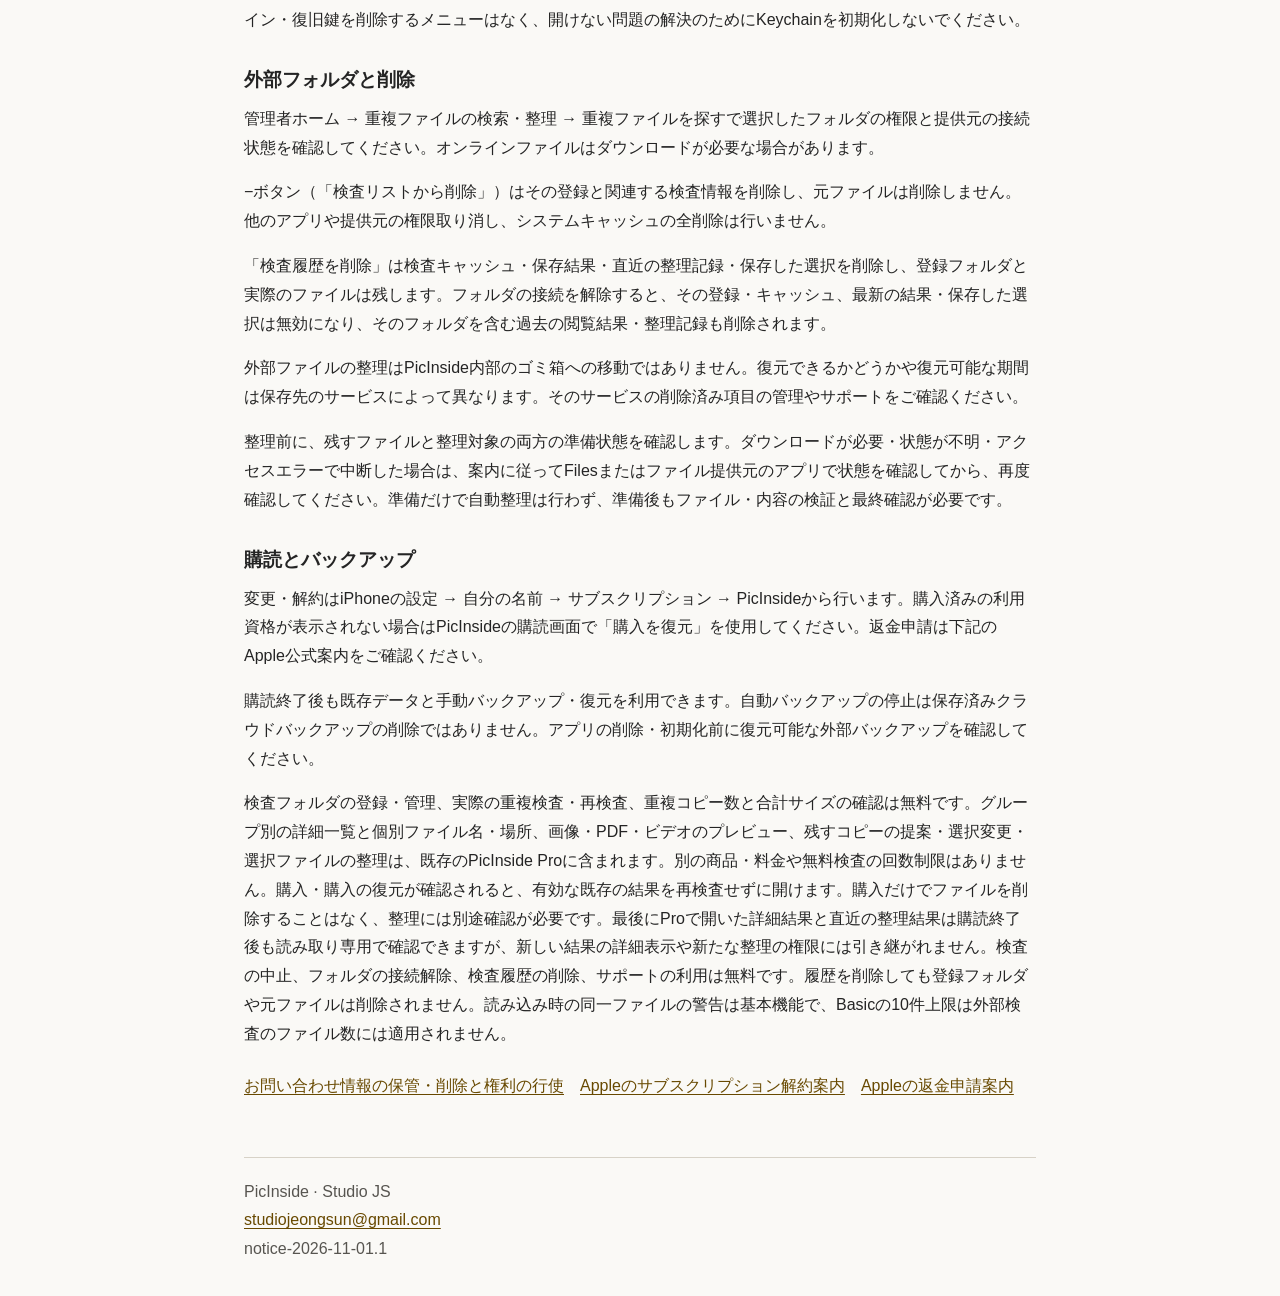
<file: ja/support.html>
<!doctype html>
<html lang="ja">
<head>
<meta charset="utf-8">
<meta name="viewport" content="width=device-width, initial-scale=1">
<meta name="robots" content="noindex, nofollow">
<meta name="referrer" content="no-referrer">
<meta http-equiv="Content-Security-Policy" content="default-src 'none'; style-src 'self'; base-uri 'none'; form-action 'none'; script-src 'sha256-Iu7K01kqVWKhDgpivxq0EU7DrJ0qwPldhM3wSEljlj0='">
<title>サポート · PicInside</title>
<link rel="stylesheet" href="../styles.css">
</head>
<body>
<header><a class="brand" href="../index.html">PicInside</a></header>
<main><nav aria-label="PicInside"><a href="privacy.html">プライバシーポリシー</a><a href="terms.html">利用規約</a><a href="support.html" aria-current="page">サポート</a></nav><nav aria-label="言語を選択"><a href="../ko/support.html" lang="ko" hreflang="ko">한국어</a><a href="../en/support.html" lang="en" hreflang="en">English</a><a href="../ja/support.html" lang="ja" hreflang="ja" aria-current="true">日本語</a></nav><h1>サポート</h1><p class="date">施行日: 2026-11-01</p><section class="contact-card"><h2>運営者・お問い合わせ</h2><dl><dt>正式名称</dt><dd>스튜디오 JS (Studio JS)</dd><dt>個人情報保護責任者</dt><dd>양선우</dd><dt>カスタマーサポート担当</dt><dd>양선우</dd><dt>役職</dt><dd>代表</dd><dt>メール</dt><dd><a href="mailto:studiojeongsun@gmail.com">studiojeongsun@gmail.com</a></dd></dl></section><nav class="toc" aria-label="目次"><h2>目次</h2><ul><li><a href="#reach">Studio JSへのお問い合わせ</a></li><li><a href="#safe">問題を説明する前に</a></li><li><a href="#data">データが見つからない・開けないとき</a></li><li><a href="#folder">外部フォルダと削除</a></li><li><a href="#payment">購読とバックアップ</a></li></ul></nav>
<section id="reach"><h2>Studio JSへのお問い合わせ</h2><p>스튜디오 JS (Studio JS)の代表者がstudiojeongsun@gmail.comで直接お問い合わせに対応します。メールリンクは作成画面のみを開き、このページがメッセージや添付情報を自動収集・送信することはありません。</p><p>一般的なお問い合わせ情報は対応完了後90日以内に削除します。90日は保管の上限であり、不要な情報はより早く削除します。実際に法令で保管が必要な情報は別途区分します。Gmailでの処理や権利の行使はプライバシーポリシーをご確認ください。</p><p>お問い合わせメールはGmailアプリとウェブでのみ確認します。他のアドレスへの自動転送、他のメールアプリとの接続、別途コピーを保存・同期する設定は使用しません。</p><div data-inquiries data-copied="コピーしました。メールは送信していません。" data-copy-failed="自動コピーが利用できないか、許可されませんでした。表示されたアドレス・フォームを選択して手動でコピーしてください。"><h3>お問い合わせ</h3><p>お問い合わせの種類を選んでください。原因が分からない場合は「ご提案・その他」を選べます。</p><p>種類を選ぶと件名にPicInsideと分類コードが入ります。アプリのフォームには実行中のバージョン・ビルドも入り、ウェブでは任意入力です。メールアプリで内容を編集し、ご自身で送信できます。写真・認証情報・アカウント情報・ログを自動添付することはありません。</p><noscript><p>自動コピーとバージョン入力の反映は利用できません。表示されたアドレス・フォームを手動でコピーし、メールにバージョン・ビルドを記入してください。</p></noscript><label for="inquiry-version">アプリのバージョン・ビルド（任意）</label><input id="inquiry-version" data-version type="text" maxlength="40" autocomplete="off" aria-describedby="version-hint"><p id="version-hint">アプリに表示される値を入力するか、空欄にしてください。このページからインストール済みのバージョンは取得できません。</p><p><span data-address>studiojeongsun@gmail.com</span> <button type="button" data-copy="address">メールアドレスをコピー</button></p><details data-code="BILLING" data-subject="[PicInside][BILLING] お支払い・サブスクリプション・返金のお問い合わせ" data-template="アプリ: PicInside
お問い合わせの種類: お支払い・サブスクリプション・返金 [BILLING]
アプリのバージョン・ビルド: __PICINSIDE_VERSION__

どのサブスクリプションについてですか？（月額・年額）

どのようなサポートが必要ですか？（Proの反映・購入復元・その他）


パスワード・復旧キー・個人の写真やビデオを送らないでください。アカウント情報・領収書の原文・診断ログも自動添付しません。"><summary>お支払い・サブスクリプション・返金</summary><p>支払い後にProが反映されない場合や購入復元に問題がある場合は、開発者にお問い合わせください。購入復元は既存のPicInside Pro画面からご自身で実行できます。App Storeの返金やサブスクリプション解約はAppleの公式窓口で申請します。メールでの自動処理や結果を保証するものではありません。</p><nav><a href="https://support.apple.com/ja-jp/118223">Appleに返金を申請</a><a href="https://support.apple.com/ja-jp/118428">Appleのサブスクリプション解約案内</a></nav><a data-compose href="mailto:studiojeongsun@gmail.com?subject=%5BPicInside%5D%5BBILLING%5D%20%E3%81%8A%E6%94%AF%E6%89%95%E3%81%84%E3%83%BB%E3%82%B5%E3%83%96%E3%82%B9%E3%82%AF%E3%83%AA%E3%83%97%E3%82%B7%E3%83%A7%E3%83%B3%E3%83%BB%E8%BF%94%E9%87%91%E3%81%AE%E3%81%8A%E5%95%8F%E3%81%84%E5%90%88%E3%82%8F%E3%81%9B&amp;body=%E3%82%A2%E3%83%97%E3%83%AA%3A%20PicInside%0A%E3%81%8A%E5%95%8F%E3%81%84%E5%90%88%E3%82%8F%E3%81%9B%E3%81%AE%E7%A8%AE%E9%A1%9E%3A%20%E3%81%8A%E6%94%AF%E6%89%95%E3%81%84%E3%83%BB%E3%82%B5%E3%83%96%E3%82%B9%E3%82%AF%E3%83%AA%E3%83%97%E3%82%B7%E3%83%A7%E3%83%B3%E3%83%BB%E8%BF%94%E9%87%91%20%5BBILLING%5D%0A%E3%82%A2%E3%83%97%E3%83%AA%E3%81%AE%E3%83%90%E3%83%BC%E3%82%B8%E3%83%A7%E3%83%B3%E3%83%BB%E3%83%93%E3%83%AB%E3%83%89%3A%0A%0A%E3%81%A9%E3%81%AE%E3%82%B5%E3%83%96%E3%82%B9%E3%82%AF%E3%83%AA%E3%83%97%E3%82%B7%E3%83%A7%E3%83%B3%E3%81%AB%E3%81%A4%E3%81%84%E3%81%A6%E3%81%A7%E3%81%99%E3%81%8B%EF%BC%9F%EF%BC%88%E6%9C%88%E9%A1%8D%E3%83%BB%E5%B9%B4%E9%A1%8D%EF%BC%89%0A%0A%E3%81%A9%E3%81%AE%E3%82%88%E3%81%86%E3%81%AA%E3%82%B5%E3%83%9D%E3%83%BC%E3%83%88%E3%81%8C%E5%BF%85%E8%A6%81%E3%81%A7%E3%81%99%E3%81%8B%EF%BC%9F%EF%BC%88Pro%E3%81%AE%E5%8F%8D%E6%98%A0%E3%83%BB%E8%B3%BC%E5%85%A5%E5%BE%A9%E5%85%83%E3%83%BB%E3%81%9D%E3%81%AE%E4%BB%96%EF%BC%89%0A%0A%0A%E3%83%91%E3%82%B9%E3%83%AF%E3%83%BC%E3%83%89%E3%83%BB%E5%BE%A9%E6%97%A7%E3%82%AD%E3%83%BC%E3%83%BB%E5%80%8B%E4%BA%BA%E3%81%AE%E5%86%99%E7%9C%9F%E3%82%84%E3%83%93%E3%83%87%E3%82%AA%E3%82%92%E9%80%81%E3%82%89%E3%81%AA%E3%81%84%E3%81%A7%E3%81%8F%E3%81%A0%E3%81%95%E3%81%84%E3%80%82%E3%82%A2%E3%82%AB%E3%82%A6%E3%83%B3%E3%83%88%E6%83%85%E5%A0%B1%E3%83%BB%E9%A0%98%E5%8F%8E%E6%9B%B8%E3%81%AE%E5%8E%9F%E6%96%87%E3%83%BB%E8%A8%BA%E6%96%AD%E3%83%AD%E3%82%B0%E3%82%82%E8%87%AA%E5%8B%95%E6%B7%BB%E4%BB%98%E3%81%97%E3%81%BE%E3%81%9B%E3%82%93%E3%80%82">メールを作成</a><p>メールアプリで内容を確認・編集し、ご自身で送信してください。メールアプリが開いても送信完了ではありません。</p><label for="form-BILLING">手動で作成</label><textarea id="form-BILLING" readonly rows="12">studiojeongsun@gmail.com
[PicInside][BILLING] お支払い・サブスクリプション・返金のお問い合わせ

アプリ: PicInside
お問い合わせの種類: お支払い・サブスクリプション・返金 [BILLING]
アプリのバージョン・ビルド:

どのサブスクリプションについてですか？（月額・年額）

どのようなサポートが必要ですか？（Proの反映・購入復元・その他）


パスワード・復旧キー・個人の写真やビデオを送らないでください。アカウント情報・領収書の原文・診断ログも自動添付しません。</textarea><button type="button" data-copy="form">問い合わせフォームをコピー</button></details><details data-code="USAGE" data-subject="[PicInside][USAGE] 使い方・機能のお問い合わせ" data-template="アプリ: PicInside
お問い合わせの種類: 使い方・機能 [USAGE]
アプリのバージョン・ビルド: __PICINSIDE_VERSION__

どの機能を使おうとしていますか？

どの手順でお困りですか？


パスワード・復旧キー・個人の写真やビデオを送らないでください。アカウント情報・領収書の原文・診断ログも自動添付しません。"><summary>使い方・機能</summary><a data-compose href="mailto:studiojeongsun@gmail.com?subject=%5BPicInside%5D%5BUSAGE%5D%20%E4%BD%BF%E3%81%84%E6%96%B9%E3%83%BB%E6%A9%9F%E8%83%BD%E3%81%AE%E3%81%8A%E5%95%8F%E3%81%84%E5%90%88%E3%82%8F%E3%81%9B&amp;body=%E3%82%A2%E3%83%97%E3%83%AA%3A%20PicInside%0A%E3%81%8A%E5%95%8F%E3%81%84%E5%90%88%E3%82%8F%E3%81%9B%E3%81%AE%E7%A8%AE%E9%A1%9E%3A%20%E4%BD%BF%E3%81%84%E6%96%B9%E3%83%BB%E6%A9%9F%E8%83%BD%20%5BUSAGE%5D%0A%E3%82%A2%E3%83%97%E3%83%AA%E3%81%AE%E3%83%90%E3%83%BC%E3%82%B8%E3%83%A7%E3%83%B3%E3%83%BB%E3%83%93%E3%83%AB%E3%83%89%3A%0A%0A%E3%81%A9%E3%81%AE%E6%A9%9F%E8%83%BD%E3%82%92%E4%BD%BF%E3%81%8A%E3%81%86%E3%81%A8%E3%81%97%E3%81%A6%E3%81%84%E3%81%BE%E3%81%99%E3%81%8B%EF%BC%9F%0A%0A%E3%81%A9%E3%81%AE%E6%89%8B%E9%A0%86%E3%81%A7%E3%81%8A%E5%9B%B0%E3%82%8A%E3%81%A7%E3%81%99%E3%81%8B%EF%BC%9F%0A%0A%0A%E3%83%91%E3%82%B9%E3%83%AF%E3%83%BC%E3%83%89%E3%83%BB%E5%BE%A9%E6%97%A7%E3%82%AD%E3%83%BC%E3%83%BB%E5%80%8B%E4%BA%BA%E3%81%AE%E5%86%99%E7%9C%9F%E3%82%84%E3%83%93%E3%83%87%E3%82%AA%E3%82%92%E9%80%81%E3%82%89%E3%81%AA%E3%81%84%E3%81%A7%E3%81%8F%E3%81%A0%E3%81%95%E3%81%84%E3%80%82%E3%82%A2%E3%82%AB%E3%82%A6%E3%83%B3%E3%83%88%E6%83%85%E5%A0%B1%E3%83%BB%E9%A0%98%E5%8F%8E%E6%9B%B8%E3%81%AE%E5%8E%9F%E6%96%87%E3%83%BB%E8%A8%BA%E6%96%AD%E3%83%AD%E3%82%B0%E3%82%82%E8%87%AA%E5%8B%95%E6%B7%BB%E4%BB%98%E3%81%97%E3%81%BE%E3%81%9B%E3%82%93%E3%80%82">メールを作成</a><p>メールアプリで内容を確認・編集し、ご自身で送信してください。メールアプリが開いても送信完了ではありません。</p><label for="form-USAGE">手動で作成</label><textarea id="form-USAGE" readonly rows="12">studiojeongsun@gmail.com
[PicInside][USAGE] 使い方・機能のお問い合わせ

アプリ: PicInside
お問い合わせの種類: 使い方・機能 [USAGE]
アプリのバージョン・ビルド:

どの機能を使おうとしていますか？

どの手順でお困りですか？


パスワード・復旧キー・個人の写真やビデオを送らないでください。アカウント情報・領収書の原文・診断ログも自動添付しません。</textarea><button type="button" data-copy="form">問い合わせフォームをコピー</button></details><details data-code="BUG" data-subject="[PicInside][BUG] エラー・動作の問題のお問い合わせ" data-template="アプリ: PicInside
お問い合わせの種類: エラー・動作の問題 [BUG]
アプリのバージョン・ビルド: __PICINSIDE_VERSION__

どの画面で、何をしたときに起きましたか？

期待した結果と実際の結果は何ですか？

エラーが表示されましたか？（個人情報を除いてください）


パスワード・復旧キー・個人の写真やビデオを送らないでください。アカウント情報・領収書の原文・診断ログも自動添付しません。"><summary>エラー・動作の問題</summary><a data-compose href="mailto:studiojeongsun@gmail.com?subject=%5BPicInside%5D%5BBUG%5D%20%E3%82%A8%E3%83%A9%E3%83%BC%E3%83%BB%E5%8B%95%E4%BD%9C%E3%81%AE%E5%95%8F%E9%A1%8C%E3%81%AE%E3%81%8A%E5%95%8F%E3%81%84%E5%90%88%E3%82%8F%E3%81%9B&amp;body=%E3%82%A2%E3%83%97%E3%83%AA%3A%20PicInside%0A%E3%81%8A%E5%95%8F%E3%81%84%E5%90%88%E3%82%8F%E3%81%9B%E3%81%AE%E7%A8%AE%E9%A1%9E%3A%20%E3%82%A8%E3%83%A9%E3%83%BC%E3%83%BB%E5%8B%95%E4%BD%9C%E3%81%AE%E5%95%8F%E9%A1%8C%20%5BBUG%5D%0A%E3%82%A2%E3%83%97%E3%83%AA%E3%81%AE%E3%83%90%E3%83%BC%E3%82%B8%E3%83%A7%E3%83%B3%E3%83%BB%E3%83%93%E3%83%AB%E3%83%89%3A%0A%0A%E3%81%A9%E3%81%AE%E7%94%BB%E9%9D%A2%E3%81%A7%E3%80%81%E4%BD%95%E3%82%92%E3%81%97%E3%81%9F%E3%81%A8%E3%81%8D%E3%81%AB%E8%B5%B7%E3%81%8D%E3%81%BE%E3%81%97%E3%81%9F%E3%81%8B%EF%BC%9F%0A%0A%E6%9C%9F%E5%BE%85%E3%81%97%E3%81%9F%E7%B5%90%E6%9E%9C%E3%81%A8%E5%AE%9F%E9%9A%9B%E3%81%AE%E7%B5%90%E6%9E%9C%E3%81%AF%E4%BD%95%E3%81%A7%E3%81%99%E3%81%8B%EF%BC%9F%0A%0A%E3%82%A8%E3%83%A9%E3%83%BC%E3%81%8C%E8%A1%A8%E7%A4%BA%E3%81%95%E3%82%8C%E3%81%BE%E3%81%97%E3%81%9F%E3%81%8B%EF%BC%9F%EF%BC%88%E5%80%8B%E4%BA%BA%E6%83%85%E5%A0%B1%E3%82%92%E9%99%A4%E3%81%84%E3%81%A6%E3%81%8F%E3%81%A0%E3%81%95%E3%81%84%EF%BC%89%0A%0A%0A%E3%83%91%E3%82%B9%E3%83%AF%E3%83%BC%E3%83%89%E3%83%BB%E5%BE%A9%E6%97%A7%E3%82%AD%E3%83%BC%E3%83%BB%E5%80%8B%E4%BA%BA%E3%81%AE%E5%86%99%E7%9C%9F%E3%82%84%E3%83%93%E3%83%87%E3%82%AA%E3%82%92%E9%80%81%E3%82%89%E3%81%AA%E3%81%84%E3%81%A7%E3%81%8F%E3%81%A0%E3%81%95%E3%81%84%E3%80%82%E3%82%A2%E3%82%AB%E3%82%A6%E3%83%B3%E3%83%88%E6%83%85%E5%A0%B1%E3%83%BB%E9%A0%98%E5%8F%8E%E6%9B%B8%E3%81%AE%E5%8E%9F%E6%96%87%E3%83%BB%E8%A8%BA%E6%96%AD%E3%83%AD%E3%82%B0%E3%82%82%E8%87%AA%E5%8B%95%E6%B7%BB%E4%BB%98%E3%81%97%E3%81%BE%E3%81%9B%E3%82%93%E3%80%82">メールを作成</a><p>メールアプリで内容を確認・編集し、ご自身で送信してください。メールアプリが開いても送信完了ではありません。</p><label for="form-BUG">手動で作成</label><textarea id="form-BUG" readonly rows="12">studiojeongsun@gmail.com
[PicInside][BUG] エラー・動作の問題のお問い合わせ

アプリ: PicInside
お問い合わせの種類: エラー・動作の問題 [BUG]
アプリのバージョン・ビルド:

どの画面で、何をしたときに起きましたか？

期待した結果と実際の結果は何ですか？

エラーが表示されましたか？（個人情報を除いてください）


パスワード・復旧キー・個人の写真やビデオを送らないでください。アカウント情報・領収書の原文・診断ログも自動添付しません。</textarea><button type="button" data-copy="form">問い合わせフォームをコピー</button></details><details data-code="APPLE" data-subject="[PicInside][APPLE] iCloud・Appleサービスのお問い合わせ" data-template="アプリ: PicInside
お問い合わせの種類: iCloud・Appleサービス [APPLE]
アプリのバージョン・ビルド: __PICINSIDE_VERSION__

どの機能で問題が起きましたか？

表示された案内と試した操作を教えてください。原因が分からなくてもお問い合わせできます。


パスワード・復旧キー・個人の写真やビデオを送らないでください。アカウント情報・領収書の原文・診断ログも自動添付しません。"><summary>iCloud・Appleサービス</summary><a data-compose href="mailto:studiojeongsun@gmail.com?subject=%5BPicInside%5D%5BAPPLE%5D%20iCloud%E3%83%BBApple%E3%82%B5%E3%83%BC%E3%83%93%E3%82%B9%E3%81%AE%E3%81%8A%E5%95%8F%E3%81%84%E5%90%88%E3%82%8F%E3%81%9B&amp;body=%E3%82%A2%E3%83%97%E3%83%AA%3A%20PicInside%0A%E3%81%8A%E5%95%8F%E3%81%84%E5%90%88%E3%82%8F%E3%81%9B%E3%81%AE%E7%A8%AE%E9%A1%9E%3A%20iCloud%E3%83%BBApple%E3%82%B5%E3%83%BC%E3%83%93%E3%82%B9%20%5BAPPLE%5D%0A%E3%82%A2%E3%83%97%E3%83%AA%E3%81%AE%E3%83%90%E3%83%BC%E3%82%B8%E3%83%A7%E3%83%B3%E3%83%BB%E3%83%93%E3%83%AB%E3%83%89%3A%0A%0A%E3%81%A9%E3%81%AE%E6%A9%9F%E8%83%BD%E3%81%A7%E5%95%8F%E9%A1%8C%E3%81%8C%E8%B5%B7%E3%81%8D%E3%81%BE%E3%81%97%E3%81%9F%E3%81%8B%EF%BC%9F%0A%0A%E8%A1%A8%E7%A4%BA%E3%81%95%E3%82%8C%E3%81%9F%E6%A1%88%E5%86%85%E3%81%A8%E8%A9%A6%E3%81%97%E3%81%9F%E6%93%8D%E4%BD%9C%E3%82%92%E6%95%99%E3%81%88%E3%81%A6%E3%81%8F%E3%81%A0%E3%81%95%E3%81%84%E3%80%82%E5%8E%9F%E5%9B%A0%E3%81%8C%E5%88%86%E3%81%8B%E3%82%89%E3%81%AA%E3%81%8F%E3%81%A6%E3%82%82%E3%81%8A%E5%95%8F%E3%81%84%E5%90%88%E3%82%8F%E3%81%9B%E3%81%A7%E3%81%8D%E3%81%BE%E3%81%99%E3%80%82%0A%0A%0A%E3%83%91%E3%82%B9%E3%83%AF%E3%83%BC%E3%83%89%E3%83%BB%E5%BE%A9%E6%97%A7%E3%82%AD%E3%83%BC%E3%83%BB%E5%80%8B%E4%BA%BA%E3%81%AE%E5%86%99%E7%9C%9F%E3%82%84%E3%83%93%E3%83%87%E3%82%AA%E3%82%92%E9%80%81%E3%82%89%E3%81%AA%E3%81%84%E3%81%A7%E3%81%8F%E3%81%A0%E3%81%95%E3%81%84%E3%80%82%E3%82%A2%E3%82%AB%E3%82%A6%E3%83%B3%E3%83%88%E6%83%85%E5%A0%B1%E3%83%BB%E9%A0%98%E5%8F%8E%E6%9B%B8%E3%81%AE%E5%8E%9F%E6%96%87%E3%83%BB%E8%A8%BA%E6%96%AD%E3%83%AD%E3%82%B0%E3%82%82%E8%87%AA%E5%8B%95%E6%B7%BB%E4%BB%98%E3%81%97%E3%81%BE%E3%81%9B%E3%82%93%E3%80%82">メールを作成</a><p>メールアプリで内容を確認・編集し、ご自身で送信してください。メールアプリが開いても送信完了ではありません。</p><label for="form-APPLE">手動で作成</label><textarea id="form-APPLE" readonly rows="12">studiojeongsun@gmail.com
[PicInside][APPLE] iCloud・Appleサービスのお問い合わせ

アプリ: PicInside
お問い合わせの種類: iCloud・Appleサービス [APPLE]
アプリのバージョン・ビルド:

どの機能で問題が起きましたか？

表示された案内と試した操作を教えてください。原因が分からなくてもお問い合わせできます。


パスワード・復旧キー・個人の写真やビデオを送らないでください。アカウント情報・領収書の原文・診断ログも自動添付しません。</textarea><button type="button" data-copy="form">問い合わせフォームをコピー</button></details><details data-code="PRIVACY" data-subject="[PicInside][PRIVACY] 個人情報・データのお問い合わせ" data-template="アプリ: PicInside
お問い合わせの種類: 個人情報・データのご相談 [PRIVACY]
アプリのバージョン・ビルド: __PICINSIDE_VERSION__

どの個人情報またはデータ利用の権利についてですか？

ご要望を記入してください。元のデータや認証情報は添付しないでください。


パスワード・復旧キー・個人の写真やビデオを送らないでください。アカウント情報・領収書の原文・診断ログも自動添付しません。"><summary>個人情報・データのご相談</summary><a data-compose href="mailto:studiojeongsun@gmail.com?subject=%5BPicInside%5D%5BPRIVACY%5D%20%E5%80%8B%E4%BA%BA%E6%83%85%E5%A0%B1%E3%83%BB%E3%83%87%E3%83%BC%E3%82%BF%E3%81%AE%E3%81%8A%E5%95%8F%E3%81%84%E5%90%88%E3%82%8F%E3%81%9B&amp;body=%E3%82%A2%E3%83%97%E3%83%AA%3A%20PicInside%0A%E3%81%8A%E5%95%8F%E3%81%84%E5%90%88%E3%82%8F%E3%81%9B%E3%81%AE%E7%A8%AE%E9%A1%9E%3A%20%E5%80%8B%E4%BA%BA%E6%83%85%E5%A0%B1%E3%83%BB%E3%83%87%E3%83%BC%E3%82%BF%E3%81%AE%E3%81%94%E7%9B%B8%E8%AB%87%20%5BPRIVACY%5D%0A%E3%82%A2%E3%83%97%E3%83%AA%E3%81%AE%E3%83%90%E3%83%BC%E3%82%B8%E3%83%A7%E3%83%B3%E3%83%BB%E3%83%93%E3%83%AB%E3%83%89%3A%0A%0A%E3%81%A9%E3%81%AE%E5%80%8B%E4%BA%BA%E6%83%85%E5%A0%B1%E3%81%BE%E3%81%9F%E3%81%AF%E3%83%87%E3%83%BC%E3%82%BF%E5%88%A9%E7%94%A8%E3%81%AE%E6%A8%A9%E5%88%A9%E3%81%AB%E3%81%A4%E3%81%84%E3%81%A6%E3%81%A7%E3%81%99%E3%81%8B%EF%BC%9F%0A%0A%E3%81%94%E8%A6%81%E6%9C%9B%E3%82%92%E8%A8%98%E5%85%A5%E3%81%97%E3%81%A6%E3%81%8F%E3%81%A0%E3%81%95%E3%81%84%E3%80%82%E5%85%83%E3%81%AE%E3%83%87%E3%83%BC%E3%82%BF%E3%82%84%E8%AA%8D%E8%A8%BC%E6%83%85%E5%A0%B1%E3%81%AF%E6%B7%BB%E4%BB%98%E3%81%97%E3%81%AA%E3%81%84%E3%81%A7%E3%81%8F%E3%81%A0%E3%81%95%E3%81%84%E3%80%82%0A%0A%0A%E3%83%91%E3%82%B9%E3%83%AF%E3%83%BC%E3%83%89%E3%83%BB%E5%BE%A9%E6%97%A7%E3%82%AD%E3%83%BC%E3%83%BB%E5%80%8B%E4%BA%BA%E3%81%AE%E5%86%99%E7%9C%9F%E3%82%84%E3%83%93%E3%83%87%E3%82%AA%E3%82%92%E9%80%81%E3%82%89%E3%81%AA%E3%81%84%E3%81%A7%E3%81%8F%E3%81%A0%E3%81%95%E3%81%84%E3%80%82%E3%82%A2%E3%82%AB%E3%82%A6%E3%83%B3%E3%83%88%E6%83%85%E5%A0%B1%E3%83%BB%E9%A0%98%E5%8F%8E%E6%9B%B8%E3%81%AE%E5%8E%9F%E6%96%87%E3%83%BB%E8%A8%BA%E6%96%AD%E3%83%AD%E3%82%B0%E3%82%82%E8%87%AA%E5%8B%95%E6%B7%BB%E4%BB%98%E3%81%97%E3%81%BE%E3%81%9B%E3%82%93%E3%80%82">メールを作成</a><p>メールアプリで内容を確認・編集し、ご自身で送信してください。メールアプリが開いても送信完了ではありません。</p><label for="form-PRIVACY">手動で作成</label><textarea id="form-PRIVACY" readonly rows="12">studiojeongsun@gmail.com
[PicInside][PRIVACY] 個人情報・データのお問い合わせ

アプリ: PicInside
お問い合わせの種類: 個人情報・データのご相談 [PRIVACY]
アプリのバージョン・ビルド:

どの個人情報またはデータ利用の権利についてですか？

ご要望を記入してください。元のデータや認証情報は添付しないでください。


パスワード・復旧キー・個人の写真やビデオを送らないでください。アカウント情報・領収書の原文・診断ログも自動添付しません。</textarea><button type="button" data-copy="form">問い合わせフォームをコピー</button></details><details data-code="OTHER" data-subject="[PicInside][OTHER] ご提案・その他のお問い合わせ" data-template="アプリ: PicInside
お問い合わせの種類: ご提案・その他 [OTHER]
アプリのバージョン・ビルド: __PICINSIDE_VERSION__

ご提案やご質問を記入してください。原因が分からなくても構いません。


パスワード・復旧キー・個人の写真やビデオを送らないでください。アカウント情報・領収書の原文・診断ログも自動添付しません。"><summary>ご提案・その他</summary><a data-compose href="mailto:studiojeongsun@gmail.com?subject=%5BPicInside%5D%5BOTHER%5D%20%E3%81%94%E6%8F%90%E6%A1%88%E3%83%BB%E3%81%9D%E3%81%AE%E4%BB%96%E3%81%AE%E3%81%8A%E5%95%8F%E3%81%84%E5%90%88%E3%82%8F%E3%81%9B&amp;body=%E3%82%A2%E3%83%97%E3%83%AA%3A%20PicInside%0A%E3%81%8A%E5%95%8F%E3%81%84%E5%90%88%E3%82%8F%E3%81%9B%E3%81%AE%E7%A8%AE%E9%A1%9E%3A%20%E3%81%94%E6%8F%90%E6%A1%88%E3%83%BB%E3%81%9D%E3%81%AE%E4%BB%96%20%5BOTHER%5D%0A%E3%82%A2%E3%83%97%E3%83%AA%E3%81%AE%E3%83%90%E3%83%BC%E3%82%B8%E3%83%A7%E3%83%B3%E3%83%BB%E3%83%93%E3%83%AB%E3%83%89%3A%0A%0A%E3%81%94%E6%8F%90%E6%A1%88%E3%82%84%E3%81%94%E8%B3%AA%E5%95%8F%E3%82%92%E8%A8%98%E5%85%A5%E3%81%97%E3%81%A6%E3%81%8F%E3%81%A0%E3%81%95%E3%81%84%E3%80%82%E5%8E%9F%E5%9B%A0%E3%81%8C%E5%88%86%E3%81%8B%E3%82%89%E3%81%AA%E3%81%8F%E3%81%A6%E3%82%82%E6%A7%8B%E3%81%84%E3%81%BE%E3%81%9B%E3%82%93%E3%80%82%0A%0A%0A%E3%83%91%E3%82%B9%E3%83%AF%E3%83%BC%E3%83%89%E3%83%BB%E5%BE%A9%E6%97%A7%E3%82%AD%E3%83%BC%E3%83%BB%E5%80%8B%E4%BA%BA%E3%81%AE%E5%86%99%E7%9C%9F%E3%82%84%E3%83%93%E3%83%87%E3%82%AA%E3%82%92%E9%80%81%E3%82%89%E3%81%AA%E3%81%84%E3%81%A7%E3%81%8F%E3%81%A0%E3%81%95%E3%81%84%E3%80%82%E3%82%A2%E3%82%AB%E3%82%A6%E3%83%B3%E3%83%88%E6%83%85%E5%A0%B1%E3%83%BB%E9%A0%98%E5%8F%8E%E6%9B%B8%E3%81%AE%E5%8E%9F%E6%96%87%E3%83%BB%E8%A8%BA%E6%96%AD%E3%83%AD%E3%82%B0%E3%82%82%E8%87%AA%E5%8B%95%E6%B7%BB%E4%BB%98%E3%81%97%E3%81%BE%E3%81%9B%E3%82%93%E3%80%82">メールを作成</a><p>メールアプリで内容を確認・編集し、ご自身で送信してください。メールアプリが開いても送信完了ではありません。</p><label for="form-OTHER">手動で作成</label><textarea id="form-OTHER" readonly rows="12">studiojeongsun@gmail.com
[PicInside][OTHER] ご提案・その他のお問い合わせ

アプリ: PicInside
お問い合わせの種類: ご提案・その他 [OTHER]
アプリのバージョン・ビルド:

ご提案やご質問を記入してください。原因が分からなくても構いません。


パスワード・復旧キー・個人の写真やビデオを送らないでください。アカウント情報・領収書の原文・診断ログも自動添付しません。</textarea><button type="button" data-copy="form">問い合わせフォームをコピー</button></details><p role="status" aria-live="polite"></p></div><script>"use strict";
(() => {
  const root = document.querySelector('[data-inquiries]');
  if (!root) return;
  const version = root.querySelector('[data-version]');
  const status = root.querySelector('[role="status"]');
  const address = root.querySelector('[data-address]').textContent;
  const encode = value => encodeURIComponent(value).replace(/[!'()*]/g,
    c => '%' + c.charCodeAt(0).toString(16).toUpperCase());
  function update() {
    const value = version.value.replace(/[\x00-\x1f\x7f]/g, '').slice(0, 40);
    for (const detail of root.querySelectorAll('[data-code]')) {
      const body = detail.dataset.template.replace(' __PICINSIDE_VERSION__', value ? ' ' + value : '');
      detail.querySelector('textarea').value = address + '\n' + detail.dataset.subject + '\n\n' + body;
      detail.querySelector('[data-compose]').href = 'mailto:' + address +
        '?subject=' + encode(detail.dataset.subject) + '&body=' + encode(body);
    }
  }
  version.addEventListener('input', update);
  root.addEventListener('click', async event => {
    const button = event.target.closest('button[data-copy]');
    if (!button || !root.contains(button)) return;
    const form = button.closest('[data-code]')?.querySelector('textarea');
    const value = button.dataset.copy === 'address' ? address : form.value;
    try {
      await navigator.clipboard.writeText(value);
      status.textContent = root.dataset.copied;
    } catch (_) {
      if (form) { form.focus(); form.select(); }
      status.textContent = root.dataset.copyFailed;
    }
  });
  update();
})();</script></section>

<section id="safe"><h2>問題を説明する前に</h2><p>アプリのバージョン、iOSのバージョン、機種、発生時刻、再現手順を整理すると役立ちます。エラー画面の個人情報を隠し、必要な場合だけ共有してください。実際のファイル名・フォルダパス・写真・ビデオ・ログインパターン・パスワード・セキュリティパスワード・復旧キー・暗号鍵は送らないでください。決済の問い合わせでもカード情報や認証情報は送らないでください。</p></section>

<section id="data"><h2>データが見つからない・開けないとき</h2><p>データが見つからない・開けない場合はアプリ削除やKeychain初期化をせず、元ファイル・バックアップと現在の画面やエラーを確認してください。復旧キーは残っている保護データを開くためのもので、削除したメディアのバックアップではありません。</p><p>アプリ内データ：そのInSpaceのギャラリーで削除するとゴミ箱へ移動します。下部の「ゴミ箱」で項目を選び「復旧」または「完全に削除」を選択します。14日の期限とセキュアアルバムへのアクセス条件はプライバシーポリシーの保管・削除をご確認ください。</p><p>セキュアデータ：管理者ホーム → アプリ設定を開く → セキュアフォルダ → セキュアフォルダを開くで必要な認証を行い、内部のゴミ箱を使用します。旧Subのセキュアデータは同じ設定内の「既存のサブのセキュアデータ」から、従来のパスワード・復旧条件でアクセスします。</p><p>手動バックアップ：Filesの保存先で対象を選びます。削除前に残すバックアップと作成時の復旧キーを確認し、コピー・共有したファイルも別途管理してください。提供元のゴミ箱・完全削除・復元の条件が適用されます。</p><p>iCloud自動バックアップ：Main管理者認証後、アプリ設定 → バックアップと復元からサブスクリプション状態に関係なくオフにできます。状態確認中やオフラインでもオフにできます。再びオンにするには、引き続き有効なPro利用権限と復旧の準備が必要です。オフ設定が保存されると、アプリを開き直したり再購読したりしても自動ではオンになりません。</p><p>オフ設定の保存に失敗した場合は、完了として表示しません。確認できた保存状態、または状態の確認が必要という案内を確認し、「オフ設定を再試行」を選んでください。今回の起動中は新しい自動バックアップを待機しますが、保存されていないオフ設定が再起動後も維持されるとは限りません。開始済みのバックアップは安全に完了する場合があります。</p><p>自動バックアップをオフにしても既存のバックアップは削除されません。現在、CloudKitバックアップ全体と残存断片を削除するメニューはありません。サポートが代わりに削除したり、断片ごとの削除を案内したりすることはできません。</p><p>Keychain：管理者ホームのFace ID → Face IDをオフは、生体認証用の鍵のコピーだけを削除します。全ログイン・復旧鍵を削除するメニューはなく、開けない問題の解決のためにKeychainを初期化しないでください。</p></section>

<section id="folder"><h2>外部フォルダと削除</h2><p>管理者ホーム → 重複ファイルの検索・整理 → 重複ファイルを探すで選択したフォルダの権限と提供元の接続状態を確認してください。オンラインファイルはダウンロードが必要な場合があります。</p><p>−ボタン（「検査リストから削除」）はその登録と関連する検査情報を削除し、元ファイルは削除しません。他のアプリや提供元の権限取り消し、システムキャッシュの全削除は行いません。</p><p>「検査履歴を削除」は検査キャッシュ・保存結果・直近の整理記録・保存した選択を削除し、登録フォルダと実際のファイルは残します。フォルダの接続を解除すると、その登録・キャッシュ、最新の結果・保存した選択は無効になり、そのフォルダを含む過去の閲覧結果・整理記録も削除されます。</p><p>外部ファイルの整理はPicInside内部のゴミ箱への移動ではありません。復元できるかどうかや復元可能な期間は保存先のサービスによって異なります。そのサービスの削除済み項目の管理やサポートをご確認ください。</p><p>整理前に、残すファイルと整理対象の両方の準備状態を確認します。ダウンロードが必要・状態が不明・アクセスエラーで中断した場合は、案内に従ってFilesまたはファイル提供元のアプリで状態を確認してから、再度確認してください。準備だけで自動整理は行わず、準備後もファイル・内容の検証と最終確認が必要です。</p></section>

<section id="payment"><h2>購読とバックアップ</h2><p>変更・解約はiPhoneの設定 → 自分の名前 → サブスクリプション → PicInsideから行います。購入済みの利用資格が表示されない場合はPicInsideの購読画面で「購入を復元」を使用してください。返金申請は下記のApple公式案内をご確認ください。</p><p>購読終了後も既存データと手動バックアップ・復元を利用できます。自動バックアップの停止は保存済みクラウドバックアップの削除ではありません。アプリの削除・初期化前に復元可能な外部バックアップを確認してください。</p><p>検査フォルダの登録・管理、実際の重複検査・再検査、重複コピー数と合計サイズの確認は無料です。グループ別の詳細一覧と個別ファイル名・場所、画像・PDF・ビデオのプレビュー、残すコピーの提案・選択変更・選択ファイルの整理は、既存のPicInside Proに含まれます。別の商品・料金や無料検査の回数制限はありません。購入・購入の復元が確認されると、有効な既存の結果を再検査せずに開けます。購入だけでファイルを削除することはなく、整理には別途確認が必要です。最後にProで開いた詳細結果と直近の整理結果は購読終了後も読み取り専用で確認できますが、新しい結果の詳細表示や新たな整理の権限には引き継がれません。検査の中止、フォルダの接続解除、検査履歴の削除、サポートの利用は無料です。履歴を削除しても登録フォルダや元ファイルは削除されません。読み込み時の同一ファイルの警告は基本機能で、Basicの10件上限は外部検査のファイル数には適用されません。</p></section>
<nav aria-label="関連情報"><a href="privacy.html#retention">お問い合わせ情報の保管・削除と権利の行使</a><a href="https://support.apple.com/118428">Appleのサブスクリプション解約案内</a><a href="https://support.apple.com/118223">Appleの返金申請案内</a></nav></main>
<footer>PicInside · Studio JS<br>
<a href="mailto:studiojeongsun@gmail.com">studiojeongsun@gmail.com</a><br>
notice-2026-11-01.1</footer>
</body>
</html>
</file>
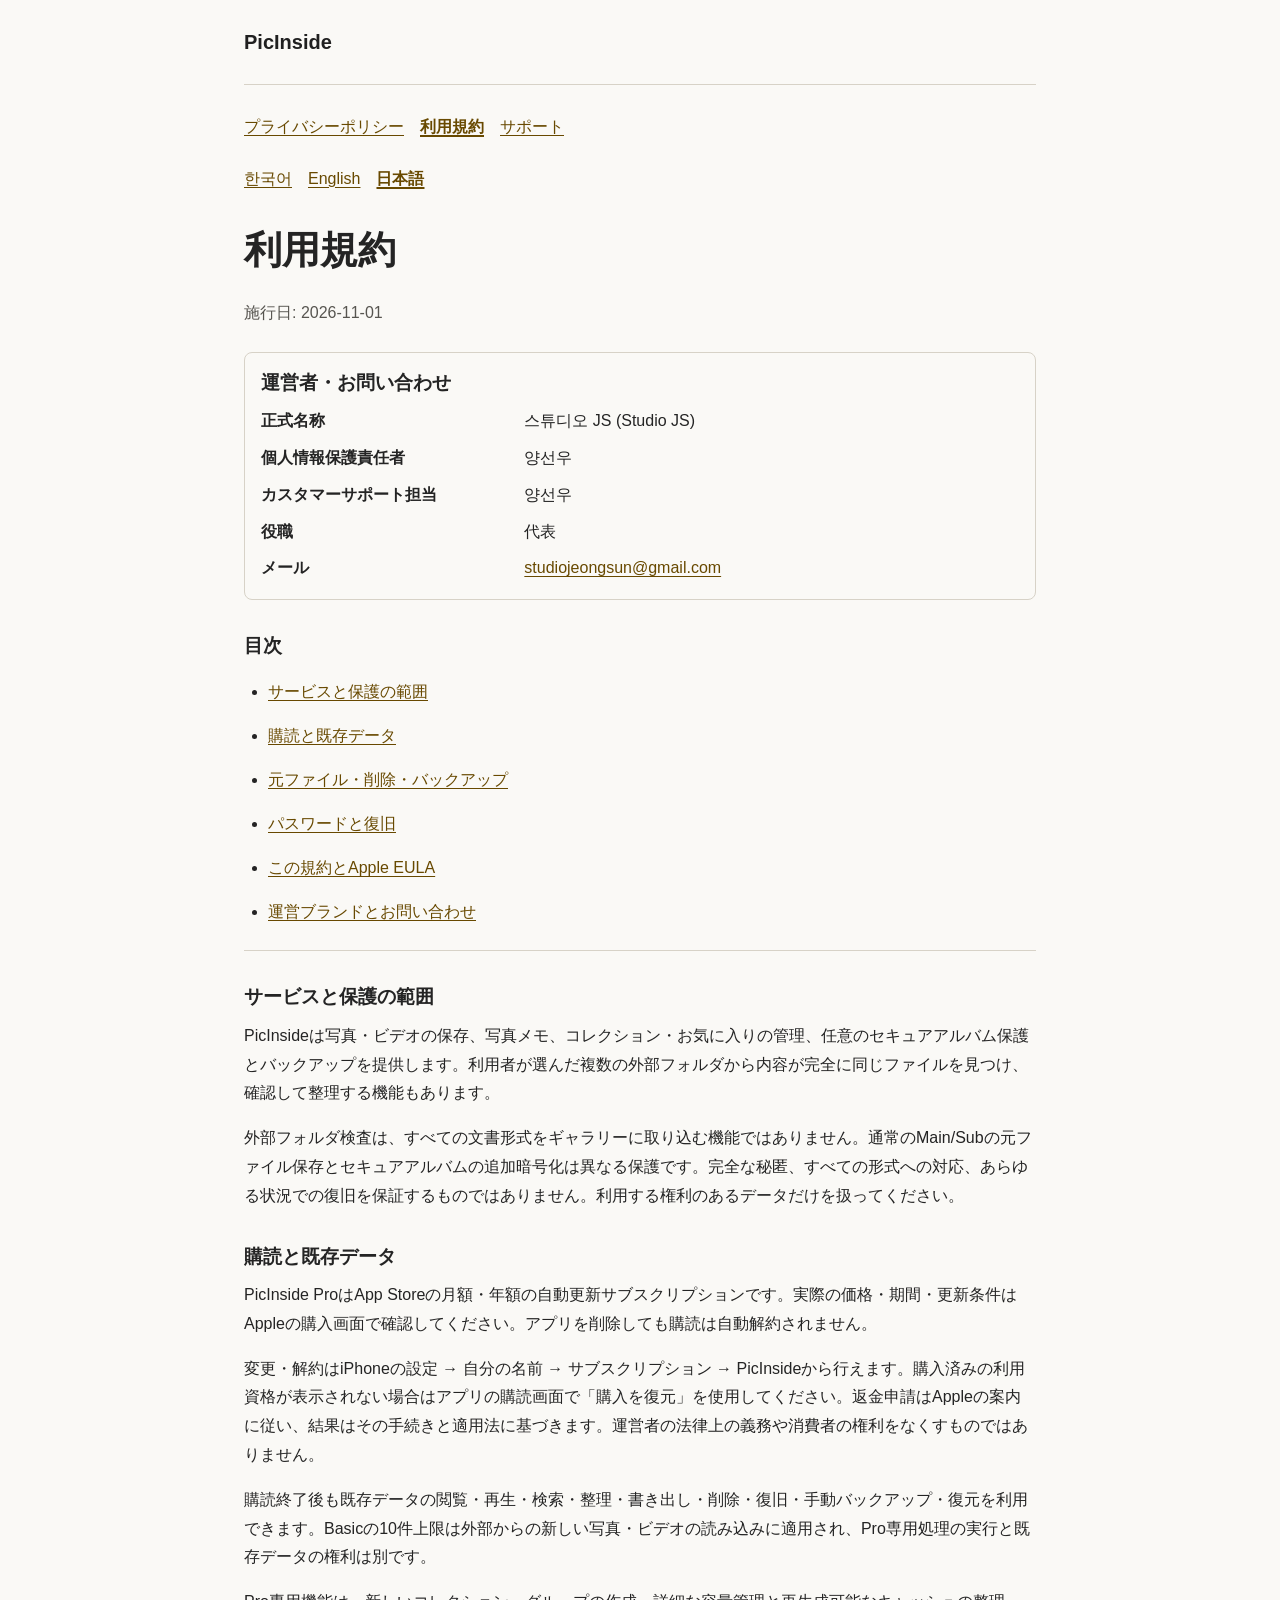
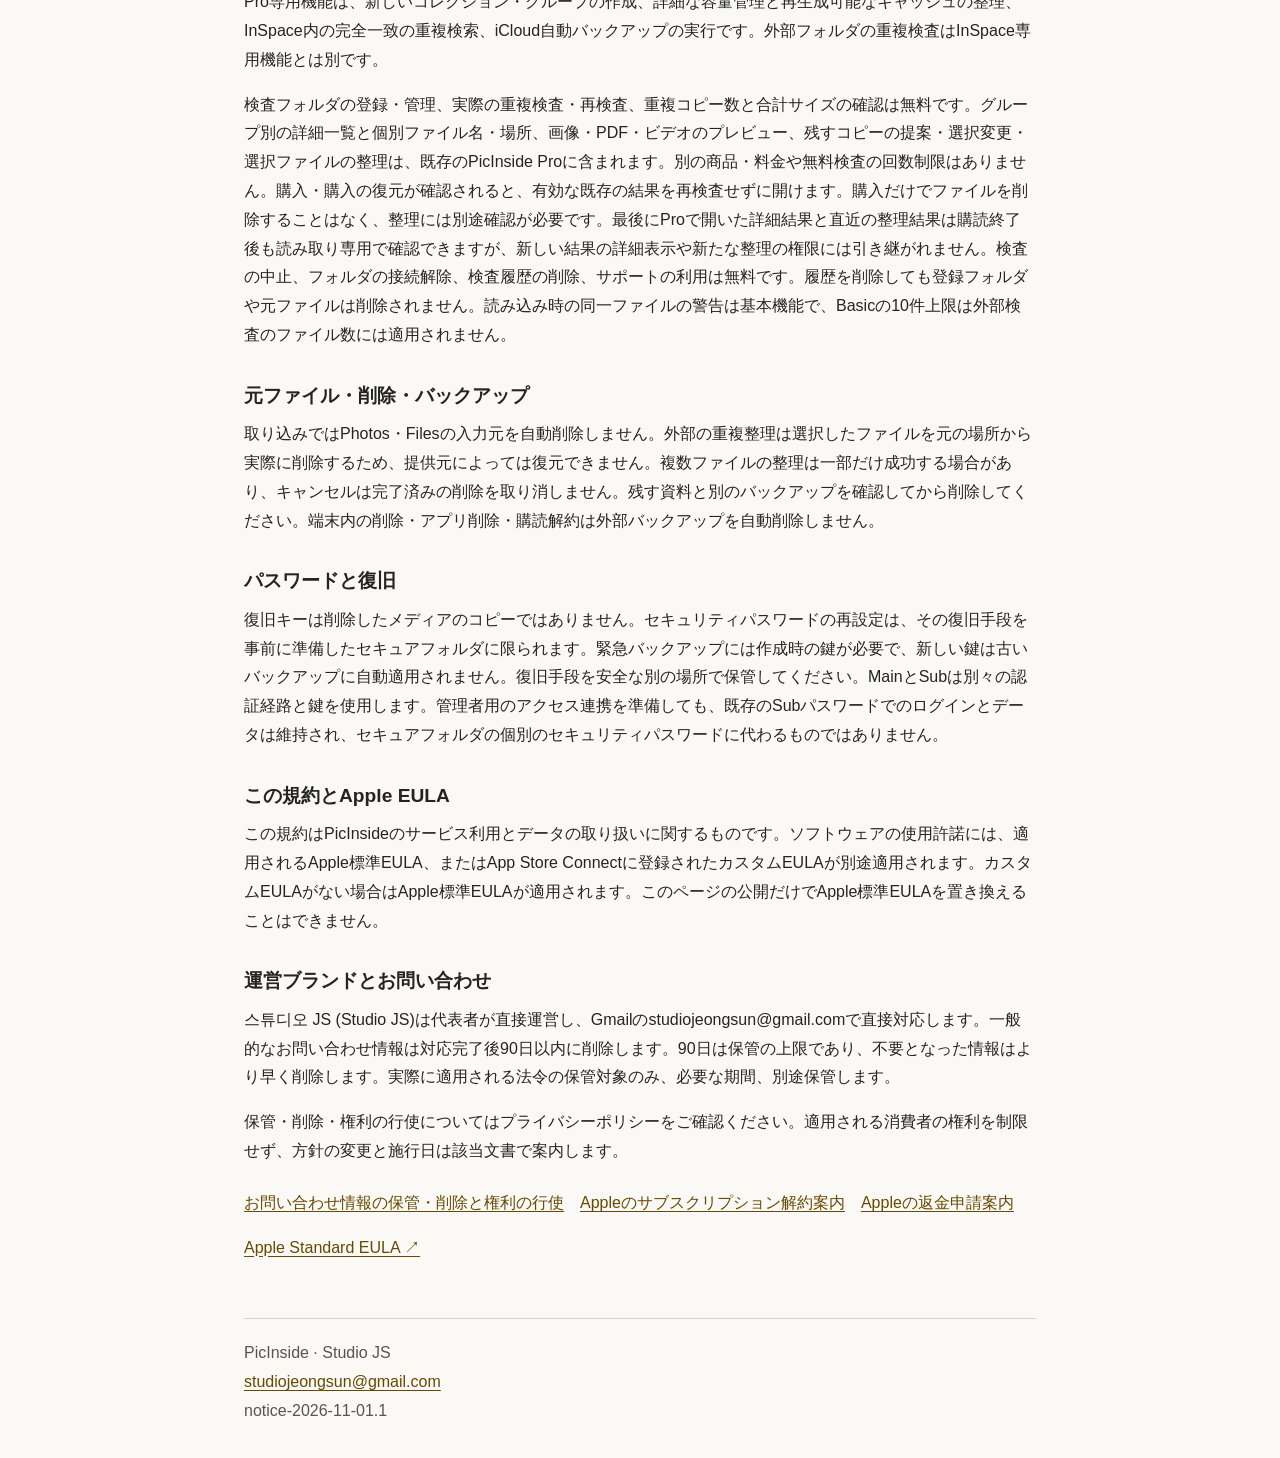
<file: ja/terms.html>
<!doctype html>
<html lang="ja">
<head>
<meta charset="utf-8">
<meta name="viewport" content="width=device-width, initial-scale=1">
<meta name="robots" content="noindex, nofollow">
<meta name="referrer" content="no-referrer">
<meta http-equiv="Content-Security-Policy" content="default-src 'none'; style-src 'self'; base-uri 'none'; form-action 'none'">
<title>利用規約 · PicInside</title>
<link rel="stylesheet" href="../styles.css">
</head>
<body>
<header><a class="brand" href="../index.html">PicInside</a></header>
<main><nav aria-label="PicInside"><a href="privacy.html">プライバシーポリシー</a><a href="terms.html" aria-current="page">利用規約</a><a href="support.html">サポート</a></nav><nav aria-label="言語を選択"><a href="../ko/terms.html" lang="ko" hreflang="ko">한국어</a><a href="../en/terms.html" lang="en" hreflang="en">English</a><a href="../ja/terms.html" lang="ja" hreflang="ja" aria-current="true">日本語</a></nav><h1>利用規約</h1><p class="date">施行日: 2026-11-01</p><section class="contact-card"><h2>運営者・お問い合わせ</h2><dl><dt>正式名称</dt><dd>스튜디오 JS (Studio JS)</dd><dt>個人情報保護責任者</dt><dd>양선우</dd><dt>カスタマーサポート担当</dt><dd>양선우</dd><dt>役職</dt><dd>代表</dd><dt>メール</dt><dd><a href="mailto:studiojeongsun@gmail.com">studiojeongsun@gmail.com</a></dd></dl></section><nav class="toc" aria-label="目次"><h2>目次</h2><ul><li><a href="#service">サービスと保護の範囲</a></li><li><a href="#subscription">購読と既存データ</a></li><li><a href="#care">元ファイル・削除・バックアップ</a></li><li><a href="#recovery">パスワードと復旧</a></li><li><a href="#eula">この規約とApple EULA</a></li><li><a href="#owner">運営ブランドとお問い合わせ</a></li></ul></nav>
<section id="service"><h2>サービスと保護の範囲</h2><p>PicInsideは写真・ビデオの保存、写真メモ、コレクション・お気に入りの管理、任意のセキュアアルバム保護とバックアップを提供します。利用者が選んだ複数の外部フォルダから内容が完全に同じファイルを見つけ、確認して整理する機能もあります。</p><p>外部フォルダ検査は、すべての文書形式をギャラリーに取り込む機能ではありません。通常のMain/Subの元ファイル保存とセキュアアルバムの追加暗号化は異なる保護です。完全な秘匿、すべての形式への対応、あらゆる状況での復旧を保証するものではありません。利用する権利のあるデータだけを扱ってください。</p></section>

<section id="subscription"><h2>購読と既存データ</h2><p>PicInside ProはApp Storeの月額・年額の自動更新サブスクリプションです。実際の価格・期間・更新条件はAppleの購入画面で確認してください。アプリを削除しても購読は自動解約されません。</p><p>変更・解約はiPhoneの設定 → 自分の名前 → サブスクリプション → PicInsideから行えます。購入済みの利用資格が表示されない場合はアプリの購読画面で「購入を復元」を使用してください。返金申請はAppleの案内に従い、結果はその手続きと適用法に基づきます。運営者の法律上の義務や消費者の権利をなくすものではありません。</p><p>購読終了後も既存データの閲覧・再生・検索・整理・書き出し・削除・復旧・手動バックアップ・復元を利用できます。Basicの10件上限は外部からの新しい写真・ビデオの読み込みに適用され、Pro専用処理の実行と既存データの権利は別です。</p><p>Pro専用機能は、新しいコレクション・グループの作成、詳細な容量管理と再生成可能なキャッシュの整理、InSpace内の完全一致の重複検索、iCloud自動バックアップの実行です。外部フォルダの重複検査はInSpace専用機能とは別です。</p><p>検査フォルダの登録・管理、実際の重複検査・再検査、重複コピー数と合計サイズの確認は無料です。グループ別の詳細一覧と個別ファイル名・場所、画像・PDF・ビデオのプレビュー、残すコピーの提案・選択変更・選択ファイルの整理は、既存のPicInside Proに含まれます。別の商品・料金や無料検査の回数制限はありません。購入・購入の復元が確認されると、有効な既存の結果を再検査せずに開けます。購入だけでファイルを削除することはなく、整理には別途確認が必要です。最後にProで開いた詳細結果と直近の整理結果は購読終了後も読み取り専用で確認できますが、新しい結果の詳細表示や新たな整理の権限には引き継がれません。検査の中止、フォルダの接続解除、検査履歴の削除、サポートの利用は無料です。履歴を削除しても登録フォルダや元ファイルは削除されません。読み込み時の同一ファイルの警告は基本機能で、Basicの10件上限は外部検査のファイル数には適用されません。</p></section>

<section id="care"><h2>元ファイル・削除・バックアップ</h2><p>取り込みではPhotos・Filesの入力元を自動削除しません。外部の重複整理は選択したファイルを元の場所から実際に削除するため、提供元によっては復元できません。複数ファイルの整理は一部だけ成功する場合があり、キャンセルは完了済みの削除を取り消しません。残す資料と別のバックアップを確認してから削除してください。端末内の削除・アプリ削除・購読解約は外部バックアップを自動削除しません。</p></section>

<section id="recovery"><h2>パスワードと復旧</h2><p>復旧キーは削除したメディアのコピーではありません。セキュリティパスワードの再設定は、その復旧手段を事前に準備したセキュアフォルダに限られます。緊急バックアップには作成時の鍵が必要で、新しい鍵は古いバックアップに自動適用されません。復旧手段を安全な別の場所で保管してください。MainとSubは別々の認証経路と鍵を使用します。管理者用のアクセス連携を準備しても、既存のSubパスワードでのログインとデータは維持され、セキュアフォルダの個別のセキュリティパスワードに代わるものではありません。</p></section>

<section id="eula"><h2>この規約とApple EULA</h2><p>この規約はPicInsideのサービス利用とデータの取り扱いに関するものです。ソフトウェアの使用許諾には、適用されるApple標準EULA、またはApp Store Connectに登録されたカスタムEULAが別途適用されます。カスタムEULAがない場合はApple標準EULAが適用されます。このページの公開だけでApple標準EULAを置き換えることはできません。</p></section>

<section id="owner"><h2>運営ブランドとお問い合わせ</h2><p>스튜디오 JS (Studio JS)は代表者が直接運営し、Gmailのstudiojeongsun@gmail.comで直接対応します。一般的なお問い合わせ情報は対応完了後90日以内に削除します。90日は保管の上限であり、不要となった情報はより早く削除します。実際に適用される法令の保管対象のみ、必要な期間、別途保管します。</p><p>保管・削除・権利の行使についてはプライバシーポリシーをご確認ください。適用される消費者の権利を制限せず、方針の変更と施行日は該当文書で案内します。</p></section>
<nav aria-label="関連情報"><a href="privacy.html#retention">お問い合わせ情報の保管・削除と権利の行使</a><a href="https://support.apple.com/118428">Appleのサブスクリプション解約案内</a><a href="https://support.apple.com/118223">Appleの返金申請案内</a></nav><p><a href="https://www.apple.com/legal/internet-services/itunes/dev/stdeula/">Apple Standard EULA ↗</a></p></main>
<footer>PicInside · Studio JS<br>
<a href="mailto:studiojeongsun@gmail.com">studiojeongsun@gmail.com</a><br>
notice-2026-11-01.1</footer>
</body>
</html>
</file>
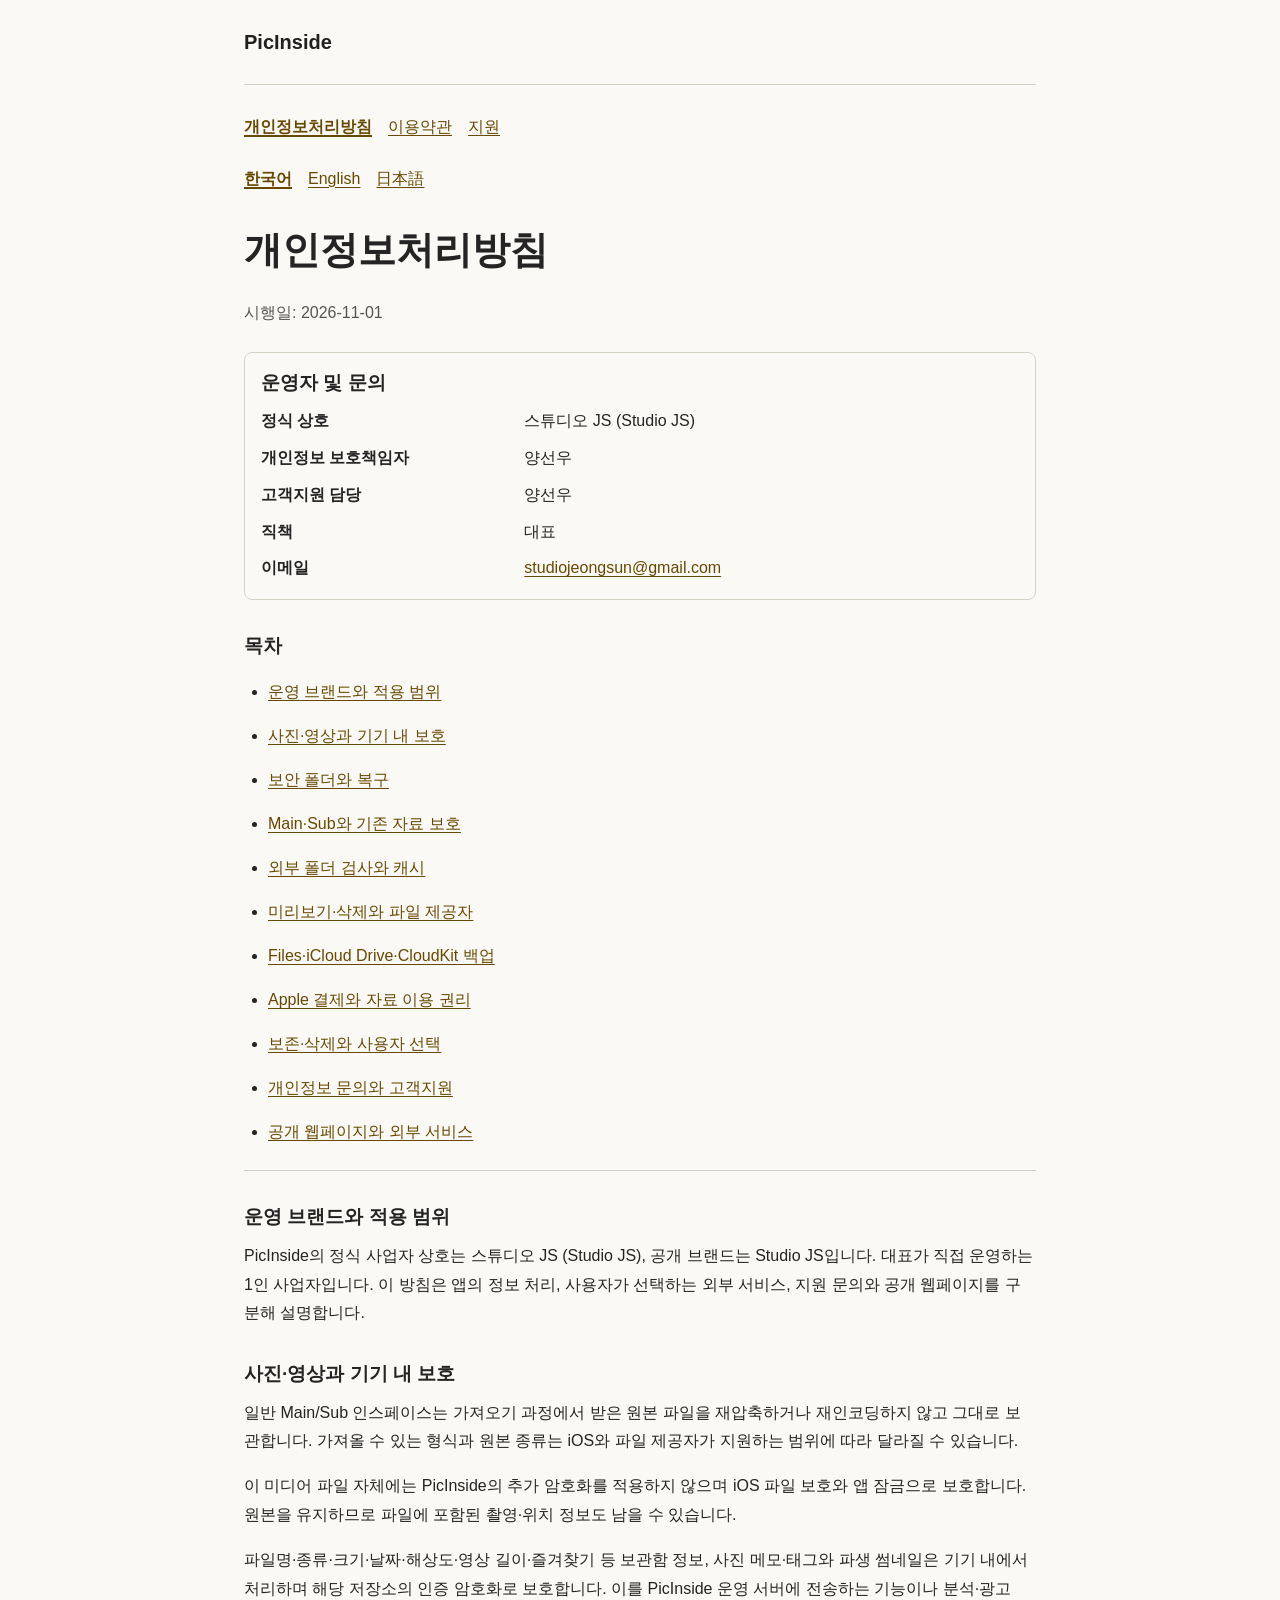
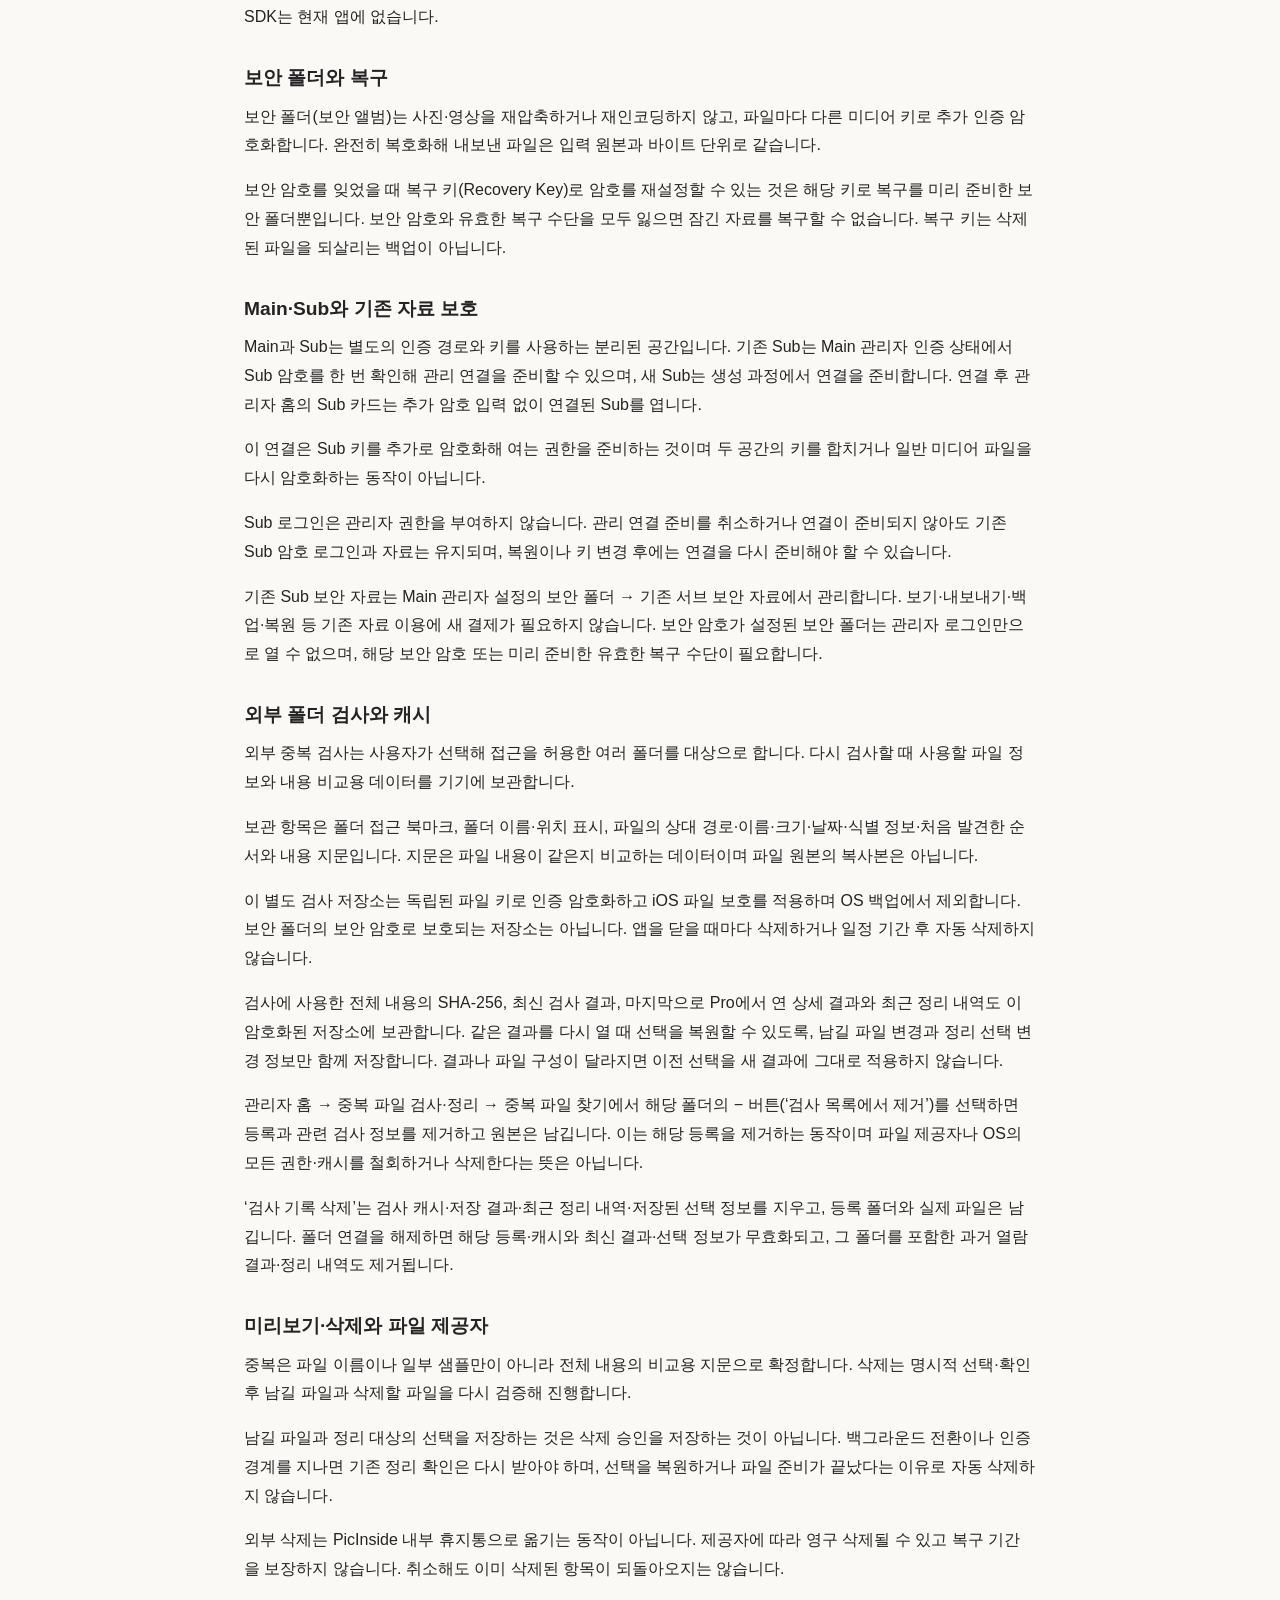
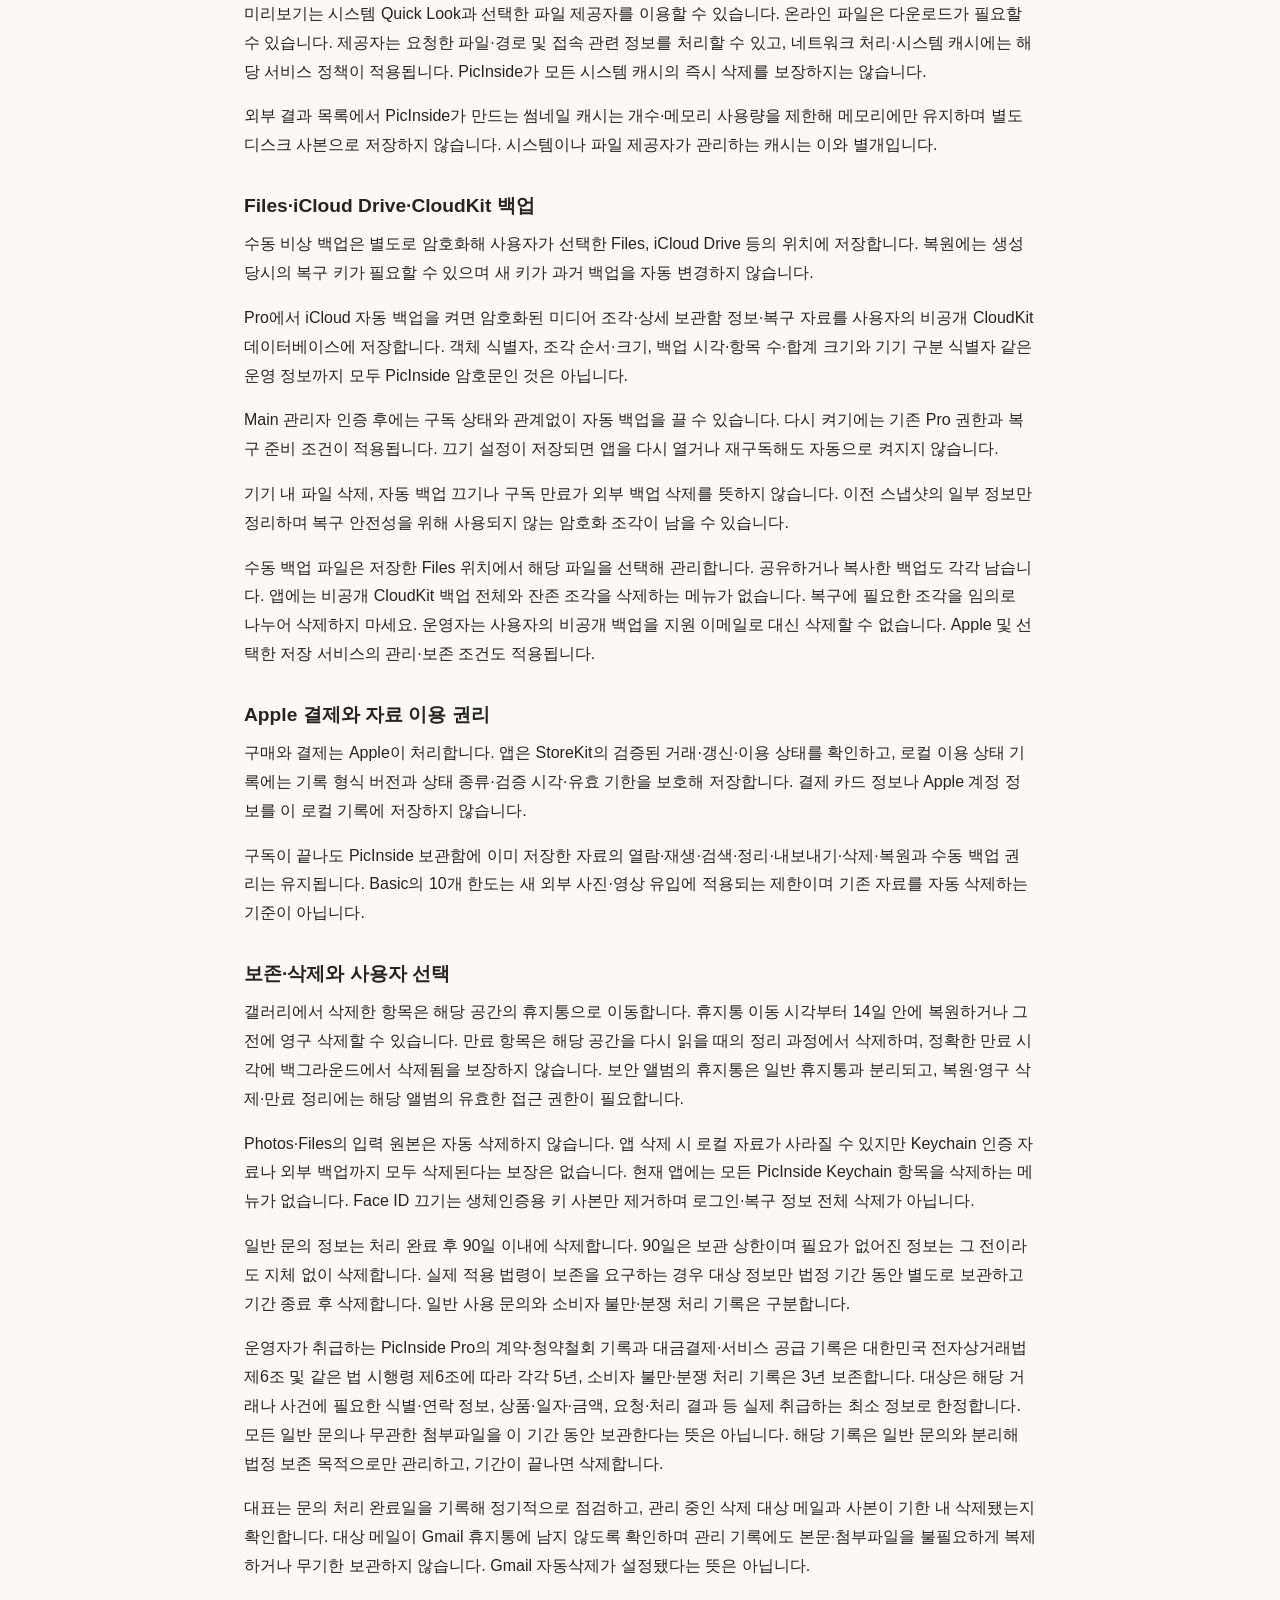
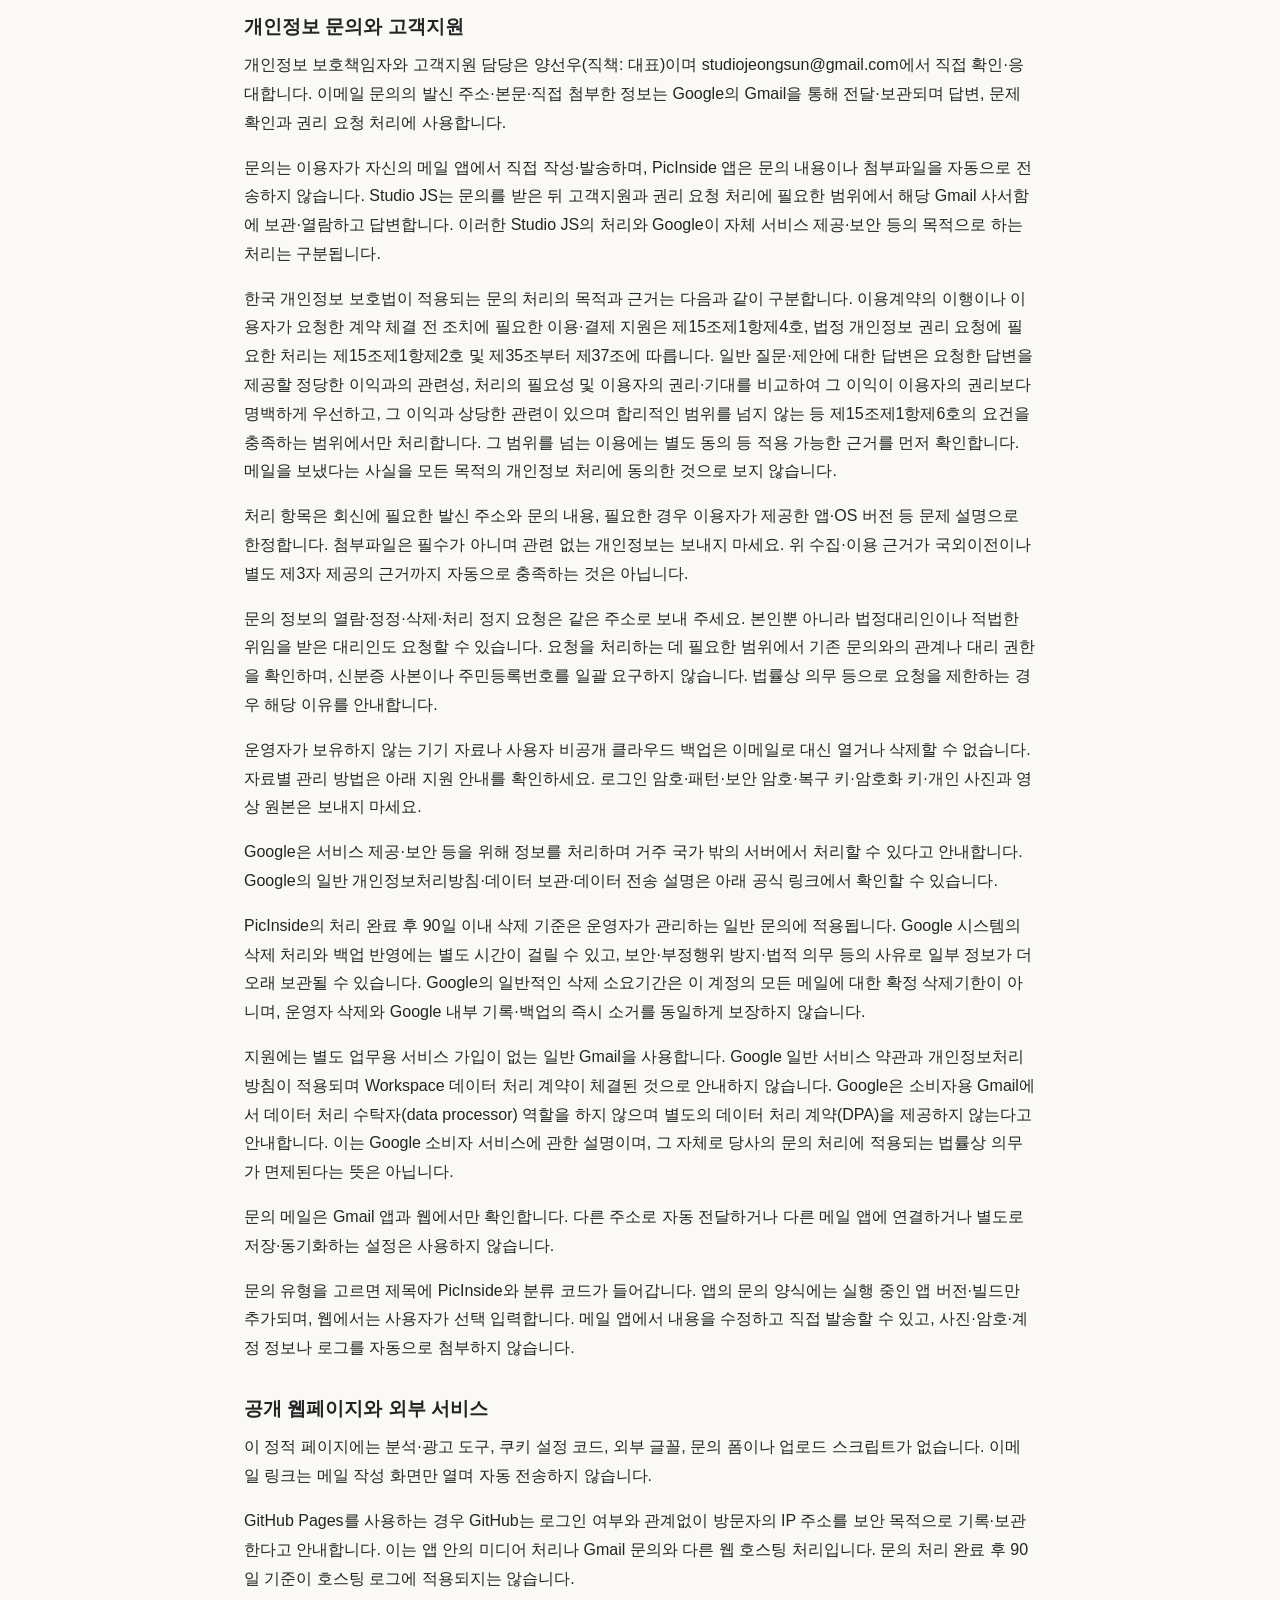
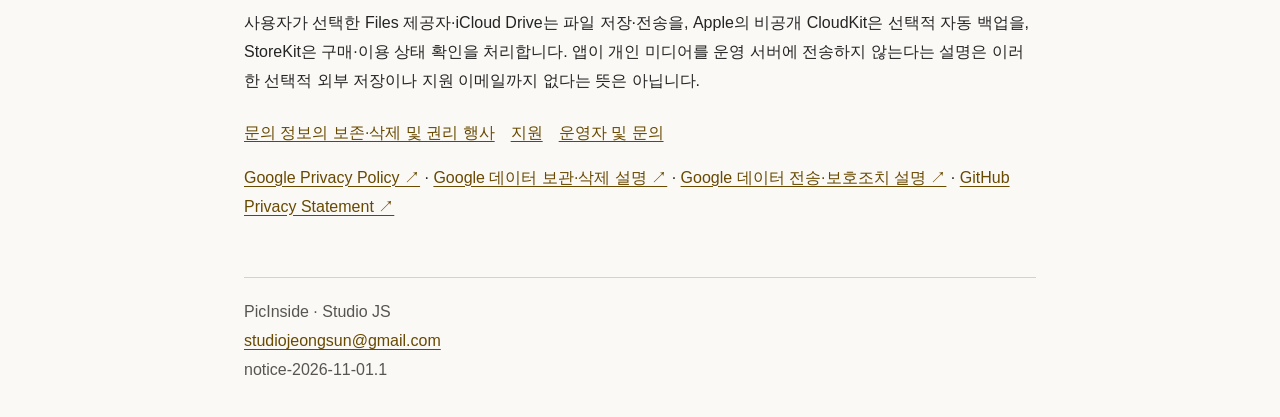
<file: ko/privacy.html>
<!doctype html>
<html lang="ko">
<head>
<meta charset="utf-8">
<meta name="viewport" content="width=device-width, initial-scale=1">
<meta name="robots" content="noindex, nofollow">
<meta name="referrer" content="no-referrer">
<meta http-equiv="Content-Security-Policy" content="default-src 'none'; style-src 'self'; base-uri 'none'; form-action 'none'">
<title>개인정보처리방침 · PicInside</title>
<link rel="stylesheet" href="../styles.css">
</head>
<body>
<header><a class="brand" href="../index.html">PicInside</a></header>
<main><nav aria-label="PicInside"><a href="privacy.html" aria-current="page">개인정보처리방침</a><a href="terms.html">이용약관</a><a href="support.html">지원</a></nav><nav aria-label="언어 선택"><a href="../ko/privacy.html" lang="ko" hreflang="ko" aria-current="true">한국어</a><a href="../en/privacy.html" lang="en" hreflang="en">English</a><a href="../ja/privacy.html" lang="ja" hreflang="ja">日本語</a></nav><h1>개인정보처리방침</h1><p class="date">시행일: 2026-11-01</p><section class="contact-card"><h2>운영자 및 문의</h2><dl><dt>정식 상호</dt><dd>스튜디오 JS (Studio JS)</dd><dt>개인정보 보호책임자</dt><dd>양선우</dd><dt>고객지원 담당</dt><dd>양선우</dd><dt>직책</dt><dd>대표</dd><dt>이메일</dt><dd><a href="mailto:studiojeongsun@gmail.com">studiojeongsun@gmail.com</a></dd></dl></section><nav class="toc" aria-label="목차"><h2>목차</h2><ul><li><a href="#scope">운영 브랜드와 적용 범위</a></li><li><a href="#local">사진·영상과 기기 내 보호</a></li><li><a href="#secure">보안 폴더와 복구</a></li><li><a href="#compatibility">Main·Sub와 기존 자료 보호</a></li><li><a href="#folders">외부 폴더 검사와 캐시</a></li><li><a href="#preview">미리보기·삭제와 파일 제공자</a></li><li><a href="#backup">Files·iCloud Drive·CloudKit 백업</a></li><li><a href="#billing">Apple 결제와 자료 이용 권리</a></li><li><a href="#retention">보존·삭제와 사용자 선택</a></li><li><a href="#contact">개인정보 문의와 고객지원</a></li><li><a href="#website">공개 웹페이지와 외부 서비스</a></li></ul></nav>
<section id="scope"><h2>운영 브랜드와 적용 범위</h2><p>PicInside의 정식 사업자 상호는 스튜디오 JS (Studio JS), 공개 브랜드는 Studio JS입니다. 대표가 직접 운영하는 1인 사업자입니다. 이 방침은 앱의 정보 처리, 사용자가 선택하는 외부 서비스, 지원 문의와 공개 웹페이지를 구분해 설명합니다.</p></section>

<section id="local"><h2>사진·영상과 기기 내 보호</h2><p>일반 Main/Sub 인스페이스는 가져오기 과정에서 받은 원본 파일을 재압축하거나 재인코딩하지 않고 그대로 보관합니다. 가져올 수 있는 형식과 원본 종류는 iOS와 파일 제공자가 지원하는 범위에 따라 달라질 수 있습니다.</p><p>이 미디어 파일 자체에는 PicInside의 추가 암호화를 적용하지 않으며 iOS 파일 보호와 앱 잠금으로 보호합니다. 원본을 유지하므로 파일에 포함된 촬영·위치 정보도 남을 수 있습니다.</p><p>파일명·종류·크기·날짜·해상도·영상 길이·즐겨찾기 등 보관함 정보, 사진 메모·태그와 파생 썸네일은 기기 내에서 처리하며 해당 저장소의 인증 암호화로 보호합니다. 이를 PicInside 운영 서버에 전송하는 기능이나 분석·광고 SDK는 현재 앱에 없습니다.</p></section>

<section id="secure"><h2>보안 폴더와 복구</h2><p>보안 폴더(보안 앨범)는 사진·영상을 재압축하거나 재인코딩하지 않고, 파일마다 다른 미디어 키로 추가 인증 암호화합니다. 완전히 복호화해 내보낸 파일은 입력 원본과 바이트 단위로 같습니다.</p><p>보안 암호를 잊었을 때 복구 키(Recovery Key)로 암호를 재설정할 수 있는 것은 해당 키로 복구를 미리 준비한 보안 폴더뿐입니다. 보안 암호와 유효한 복구 수단을 모두 잃으면 잠긴 자료를 복구할 수 없습니다. 복구 키는 삭제된 파일을 되살리는 백업이 아닙니다.</p></section>

<section id="compatibility"><h2>Main·Sub와 기존 자료 보호</h2><p>Main과 Sub는 별도의 인증 경로와 키를 사용하는 분리된 공간입니다. 기존 Sub는 Main 관리자 인증 상태에서 Sub 암호를 한 번 확인해 관리 연결을 준비할 수 있으며, 새 Sub는 생성 과정에서 연결을 준비합니다. 연결 후 관리자 홈의 Sub 카드는 추가 암호 입력 없이 연결된 Sub를 엽니다.</p><p>이 연결은 Sub 키를 추가로 암호화해 여는 권한을 준비하는 것이며 두 공간의 키를 합치거나 일반 미디어 파일을 다시 암호화하는 동작이 아닙니다.</p><p>Sub 로그인은 관리자 권한을 부여하지 않습니다. 관리 연결 준비를 취소하거나 연결이 준비되지 않아도 기존 Sub 암호 로그인과 자료는 유지되며, 복원이나 키 변경 후에는 연결을 다시 준비해야 할 수 있습니다.</p><p>기존 Sub 보안 자료는 Main 관리자 설정의 보안 폴더 → 기존 서브 보안 자료에서 관리합니다. 보기·내보내기·백업·복원 등 기존 자료 이용에 새 결제가 필요하지 않습니다. 보안 암호가 설정된 보안 폴더는 관리자 로그인만으로 열 수 없으며, 해당 보안 암호 또는 미리 준비한 유효한 복구 수단이 필요합니다.</p></section>

<section id="folders"><h2>외부 폴더 검사와 캐시</h2><p>외부 중복 검사는 사용자가 선택해 접근을 허용한 여러 폴더를 대상으로 합니다. 다시 검사할 때 사용할 파일 정보와 내용 비교용 데이터를 기기에 보관합니다.</p><p>보관 항목은 폴더 접근 북마크, 폴더 이름·위치 표시, 파일의 상대 경로·이름·크기·날짜·식별 정보·처음 발견한 순서와 내용 지문입니다. 지문은 파일 내용이 같은지 비교하는 데이터이며 파일 원본의 복사본은 아닙니다.</p><p>이 별도 검사 저장소는 독립된 파일 키로 인증 암호화하고 iOS 파일 보호를 적용하며 OS 백업에서 제외합니다. 보안 폴더의 보안 암호로 보호되는 저장소는 아닙니다. 앱을 닫을 때마다 삭제하거나 일정 기간 후 자동 삭제하지 않습니다.</p><p>검사에 사용한 전체 내용의 SHA-256, 최신 검사 결과, 마지막으로 Pro에서 연 상세 결과와 최근 정리 내역도 이 암호화된 저장소에 보관합니다. 같은 결과를 다시 열 때 선택을 복원할 수 있도록, 남길 파일 변경과 정리 선택 변경 정보만 함께 저장합니다. 결과나 파일 구성이 달라지면 이전 선택을 새 결과에 그대로 적용하지 않습니다.</p><p>관리자 홈 → 중복 파일 검사·정리 → 중복 파일 찾기에서 해당 폴더의 − 버튼(‘검사 목록에서 제거’)를 선택하면 등록과 관련 검사 정보를 제거하고 원본은 남깁니다. 이는 해당 등록을 제거하는 동작이며 파일 제공자나 OS의 모든 권한·캐시를 철회하거나 삭제한다는 뜻은 아닙니다.</p><p>‘검사 기록 삭제’는 검사 캐시·저장 결과·최근 정리 내역·저장된 선택 정보를 지우고, 등록 폴더와 실제 파일은 남깁니다. 폴더 연결을 해제하면 해당 등록·캐시와 최신 결과·선택 정보가 무효화되고, 그 폴더를 포함한 과거 열람 결과·정리 내역도 제거됩니다.</p></section>

<section id="preview"><h2>미리보기·삭제와 파일 제공자</h2><p>중복은 파일 이름이나 일부 샘플만이 아니라 전체 내용의 비교용 지문으로 확정합니다. 삭제는 명시적 선택·확인 후 남길 파일과 삭제할 파일을 다시 검증해 진행합니다.</p><p>남길 파일과 정리 대상의 선택을 저장하는 것은 삭제 승인을 저장하는 것이 아닙니다. 백그라운드 전환이나 인증 경계를 지나면 기존 정리 확인은 다시 받아야 하며, 선택을 복원하거나 파일 준비가 끝났다는 이유로 자동 삭제하지 않습니다.</p><p>외부 삭제는 PicInside 내부 휴지통으로 옮기는 동작이 아닙니다. 제공자에 따라 영구 삭제될 수 있고 복구 기간을 보장하지 않습니다. 취소해도 이미 삭제된 항목이 되돌아오지는 않습니다.</p><p>미리보기는 시스템 Quick Look과 선택한 파일 제공자를 이용할 수 있습니다. 온라인 파일은 다운로드가 필요할 수 있습니다. 제공자는 요청한 파일·경로 및 접속 관련 정보를 처리할 수 있고, 네트워크 처리·시스템 캐시에는 해당 서비스 정책이 적용됩니다. PicInside가 모든 시스템 캐시의 즉시 삭제를 보장하지는 않습니다.</p><p>외부 결과 목록에서 PicInside가 만드는 썸네일 캐시는 개수·메모리 사용량을 제한해 메모리에만 유지하며 별도 디스크 사본으로 저장하지 않습니다. 시스템이나 파일 제공자가 관리하는 캐시는 이와 별개입니다.</p></section>

<section id="backup"><h2>Files·iCloud Drive·CloudKit 백업</h2><p>수동 비상 백업은 별도로 암호화해 사용자가 선택한 Files, iCloud Drive 등의 위치에 저장합니다. 복원에는 생성 당시의 복구 키가 필요할 수 있으며 새 키가 과거 백업을 자동 변경하지 않습니다.</p><p>Pro에서 iCloud 자동 백업을 켜면 암호화된 미디어 조각·상세 보관함 정보·복구 자료를 사용자의 비공개 CloudKit 데이터베이스에 저장합니다. 객체 식별자, 조각 순서·크기, 백업 시각·항목 수·합계 크기와 기기 구분 식별자 같은 운영 정보까지 모두 PicInside 암호문인 것은 아닙니다.</p><p>Main 관리자 인증 후에는 구독 상태와 관계없이 자동 백업을 끌 수 있습니다. 다시 켜기에는 기존 Pro 권한과 복구 준비 조건이 적용됩니다. 끄기 설정이 저장되면 앱을 다시 열거나 재구독해도 자동으로 켜지지 않습니다.</p><p>기기 내 파일 삭제, 자동 백업 끄기나 구독 만료가 외부 백업 삭제를 뜻하지 않습니다. 이전 스냅샷의 일부 정보만 정리하며 복구 안전성을 위해 사용되지 않는 암호화 조각이 남을 수 있습니다.</p><p>수동 백업 파일은 저장한 Files 위치에서 해당 파일을 선택해 관리합니다. 공유하거나 복사한 백업도 각각 남습니다. 앱에는 비공개 CloudKit 백업 전체와 잔존 조각을 삭제하는 메뉴가 없습니다. 복구에 필요한 조각을 임의로 나누어 삭제하지 마세요. 운영자는 사용자의 비공개 백업을 지원 이메일로 대신 삭제할 수 없습니다. Apple 및 선택한 저장 서비스의 관리·보존 조건도 적용됩니다.</p></section>

<section id="billing"><h2>Apple 결제와 자료 이용 권리</h2><p>구매와 결제는 Apple이 처리합니다. 앱은 StoreKit의 검증된 거래·갱신·이용 상태를 확인하고, 로컬 이용 상태 기록에는 기록 형식 버전과 상태 종류·검증 시각·유효 기한을 보호해 저장합니다. 결제 카드 정보나 Apple 계정 정보를 이 로컬 기록에 저장하지 않습니다. </p><p>구독이 끝나도 PicInside 보관함에 이미 저장한 자료의 열람·재생·검색·정리·내보내기·삭제·복원과 수동 백업 권리는 유지됩니다. Basic의 10개 한도는 새 외부 사진·영상 유입에 적용되는 제한이며 기존 자료를 자동 삭제하는 기준이 아닙니다.</p></section>

<section id="retention"><h2>보존·삭제와 사용자 선택</h2><p>갤러리에서 삭제한 항목은 해당 공간의 휴지통으로 이동합니다. 휴지통 이동 시각부터 14일 안에 복원하거나 그 전에 영구 삭제할 수 있습니다. 만료 항목은 해당 공간을 다시 읽을 때의 정리 과정에서 삭제하며, 정확한 만료 시각에 백그라운드에서 삭제됨을 보장하지 않습니다. 보안 앨범의 휴지통은 일반 휴지통과 분리되고, 복원·영구 삭제·만료 정리에는 해당 앨범의 유효한 접근 권한이 필요합니다.</p><p>Photos·Files의 입력 원본은 자동 삭제하지 않습니다. 앱 삭제 시 로컬 자료가 사라질 수 있지만 Keychain 인증 자료나 외부 백업까지 모두 삭제된다는 보장은 없습니다. 현재 앱에는 모든 PicInside Keychain 항목을 삭제하는 메뉴가 없습니다. Face ID 끄기는 생체인증용 키 사본만 제거하며 로그인·복구 정보 전체 삭제가 아닙니다.</p><p>일반 문의 정보는 처리 완료 후 90일 이내에 삭제합니다. 90일은 보관 상한이며 필요가 없어진 정보는 그 전이라도 지체 없이 삭제합니다. 실제 적용 법령이 보존을 요구하는 경우 대상 정보만 법정 기간 동안 별도로 보관하고 기간 종료 후 삭제합니다. 일반 사용 문의와 소비자 불만·분쟁 처리 기록은 구분합니다.</p><p>운영자가 취급하는 PicInside Pro의 계약·청약철회 기록과 대금결제·서비스 공급 기록은 대한민국 전자상거래법 제6조 및 같은 법 시행령 제6조에 따라 각각 5년, 소비자 불만·분쟁 처리 기록은 3년 보존합니다. 대상은 해당 거래나 사건에 필요한 식별·연락 정보, 상품·일자·금액, 요청·처리 결과 등 실제 취급하는 최소 정보로 한정합니다. 모든 일반 문의나 무관한 첨부파일을 이 기간 동안 보관한다는 뜻은 아닙니다. 해당 기록은 일반 문의와 분리해 법정 보존 목적으로만 관리하고, 기간이 끝나면 삭제합니다.</p><p>대표는 문의 처리 완료일을 기록해 정기적으로 점검하고, 관리 중인 삭제 대상 메일과 사본이 기한 내 삭제됐는지 확인합니다. 대상 메일이 Gmail 휴지통에 남지 않도록 확인하며 관리 기록에도 본문·첨부파일을 불필요하게 복제하거나 무기한 보관하지 않습니다. Gmail 자동삭제가 설정됐다는 뜻은 아닙니다.</p></section>

<section id="contact"><h2>개인정보 문의와 고객지원</h2><p>개인정보 보호책임자와 고객지원 담당은 양선우(직책: 대표)이며 studiojeongsun@gmail.com에서 직접 확인·응대합니다. 이메일 문의의 발신 주소·본문·직접 첨부한 정보는 Google의 Gmail을 통해 전달·보관되며 답변, 문제 확인과 권리 요청 처리에 사용합니다.</p><p>문의는 이용자가 자신의 메일 앱에서 직접 작성·발송하며, PicInside 앱은 문의 내용이나 첨부파일을 자동으로 전송하지 않습니다. Studio JS는 문의를 받은 뒤 고객지원과 권리 요청 처리에 필요한 범위에서 해당 Gmail 사서함에 보관·열람하고 답변합니다. 이러한 Studio JS의 처리와 Google이 자체 서비스 제공·보안 등의 목적으로 하는 처리는 구분됩니다.</p><p>한국 개인정보 보호법이 적용되는 문의 처리의 목적과 근거는 다음과 같이 구분합니다. 이용계약의 이행이나 이용자가 요청한 계약 체결 전 조치에 필요한 이용·결제 지원은 제15조제1항제4호, 법정 개인정보 권리 요청에 필요한 처리는 제15조제1항제2호 및 제35조부터 제37조에 따릅니다. 일반 질문·제안에 대한 답변은 요청한 답변을 제공할 정당한 이익과의 관련성, 처리의 필요성 및 이용자의 권리·기대를 비교하여 그 이익이 이용자의 권리보다 명백하게 우선하고, 그 이익과 상당한 관련이 있으며 합리적인 범위를 넘지 않는 등 제15조제1항제6호의 요건을 충족하는 범위에서만 처리합니다. 그 범위를 넘는 이용에는 별도 동의 등 적용 가능한 근거를 먼저 확인합니다. 메일을 보냈다는 사실을 모든 목적의 개인정보 처리에 동의한 것으로 보지 않습니다.</p><p>처리 항목은 회신에 필요한 발신 주소와 문의 내용, 필요한 경우 이용자가 제공한 앱·OS 버전 등 문제 설명으로 한정합니다. 첨부파일은 필수가 아니며 관련 없는 개인정보는 보내지 마세요. 위 수집·이용 근거가 국외이전이나 별도 제3자 제공의 근거까지 자동으로 충족하는 것은 아닙니다.</p><p>문의 정보의 열람·정정·삭제·처리 정지 요청은 같은 주소로 보내 주세요. 본인뿐 아니라 법정대리인이나 적법한 위임을 받은 대리인도 요청할 수 있습니다. 요청을 처리하는 데 필요한 범위에서 기존 문의와의 관계나 대리 권한을 확인하며, 신분증 사본이나 주민등록번호를 일괄 요구하지 않습니다. 법률상 의무 등으로 요청을 제한하는 경우 해당 이유를 안내합니다.</p><p>운영자가 보유하지 않는 기기 자료나 사용자 비공개 클라우드 백업은 이메일로 대신 열거나 삭제할 수 없습니다. 자료별 관리 방법은 아래 지원 안내를 확인하세요. 로그인 암호·패턴·보안 암호·복구 키·암호화 키·개인 사진과 영상 원본은 보내지 마세요.</p><p>Google은 서비스 제공·보안 등을 위해 정보를 처리하며 거주 국가 밖의 서버에서 처리할 수 있다고 안내합니다. Google의 일반 개인정보처리방침·데이터 보관·데이터 전송 설명은 아래 공식 링크에서 확인할 수 있습니다.</p><p>PicInside의 처리 완료 후 90일 이내 삭제 기준은 운영자가 관리하는 일반 문의에 적용됩니다. Google 시스템의 삭제 처리와 백업 반영에는 별도 시간이 걸릴 수 있고, 보안·부정행위 방지·법적 의무 등의 사유로 일부 정보가 더 오래 보관될 수 있습니다. Google의 일반적인 삭제 소요기간은 이 계정의 모든 메일에 대한 확정 삭제기한이 아니며, 운영자 삭제와 Google 내부 기록·백업의 즉시 소거를 동일하게 보장하지 않습니다.</p><p>지원에는 별도 업무용 서비스 가입이 없는 일반 Gmail을 사용합니다. Google 일반 서비스 약관과 개인정보처리방침이 적용되며 Workspace 데이터 처리 계약이 체결된 것으로 안내하지 않습니다. Google은 소비자용 Gmail에서 데이터 처리 수탁자(data processor) 역할을 하지 않으며 별도의 데이터 처리 계약(DPA)을 제공하지 않는다고 안내합니다. 이는 Google 소비자 서비스에 관한 설명이며, 그 자체로 당사의 문의 처리에 적용되는 법률상 의무가 면제된다는 뜻은 아닙니다.</p><p>문의 메일은 Gmail 앱과 웹에서만 확인합니다. 다른 주소로 자동 전달하거나 다른 메일 앱에 연결하거나 별도로 저장·동기화하는 설정은 사용하지 않습니다.</p><p>문의 유형을 고르면 제목에 PicInside와 분류 코드가 들어갑니다. 앱의 문의 양식에는 실행 중인 앱 버전·빌드만 추가되며, 웹에서는 사용자가 선택 입력합니다. 메일 앱에서 내용을 수정하고 직접 발송할 수 있고, 사진·암호·계정 정보나 로그를 자동으로 첨부하지 않습니다.</p></section>

<section id="website"><h2>공개 웹페이지와 외부 서비스</h2><p>이 정적 페이지에는 분석·광고 도구, 쿠키 설정 코드, 외부 글꼴, 문의 폼이나 업로드 스크립트가 없습니다. 이메일 링크는 메일 작성 화면만 열며 자동 전송하지 않습니다.</p><p>GitHub Pages를 사용하는 경우 GitHub는 로그인 여부와 관계없이 방문자의 IP 주소를 보안 목적으로 기록·보관한다고 안내합니다. 이는 앱 안의 미디어 처리나 Gmail 문의와 다른 웹 호스팅 처리입니다. 문의 처리 완료 후 90일 기준이 호스팅 로그에 적용되지는 않습니다.</p><p>사용자가 선택한 Files 제공자·iCloud Drive는 파일 저장·전송을, Apple의 비공개 CloudKit은 선택적 자동 백업을, StoreKit은 구매·이용 상태 확인을 처리합니다. 앱이 개인 미디어를 운영 서버에 전송하지 않는다는 설명은 이러한 선택적 외부 저장이나 지원 이메일까지 없다는 뜻은 아닙니다.</p></section>
<nav aria-label="관련 안내"><a href="privacy.html#retention">문의 정보의 보존·삭제 및 권리 행사</a><a href="support.html#data">지원</a><a href="privacy.html#contact">운영자 및 문의</a></nav><p><a href="https://policies.google.com/privacy">Google Privacy Policy ↗</a> · <a href="https://policies.google.com/technologies/retention">Google 데이터 보관·삭제 설명 ↗</a> · <a href="https://policies.google.com/privacy/frameworks">Google 데이터 전송·보호조치 설명 ↗</a> · <a href="https://docs.github.com/en/site-policy/privacy-policies/github-general-privacy-statement">GitHub Privacy Statement ↗</a></p></main>
<footer>PicInside · Studio JS<br>
<a href="mailto:studiojeongsun@gmail.com">studiojeongsun@gmail.com</a><br>
notice-2026-11-01.1</footer>
</body>
</html>
</file>
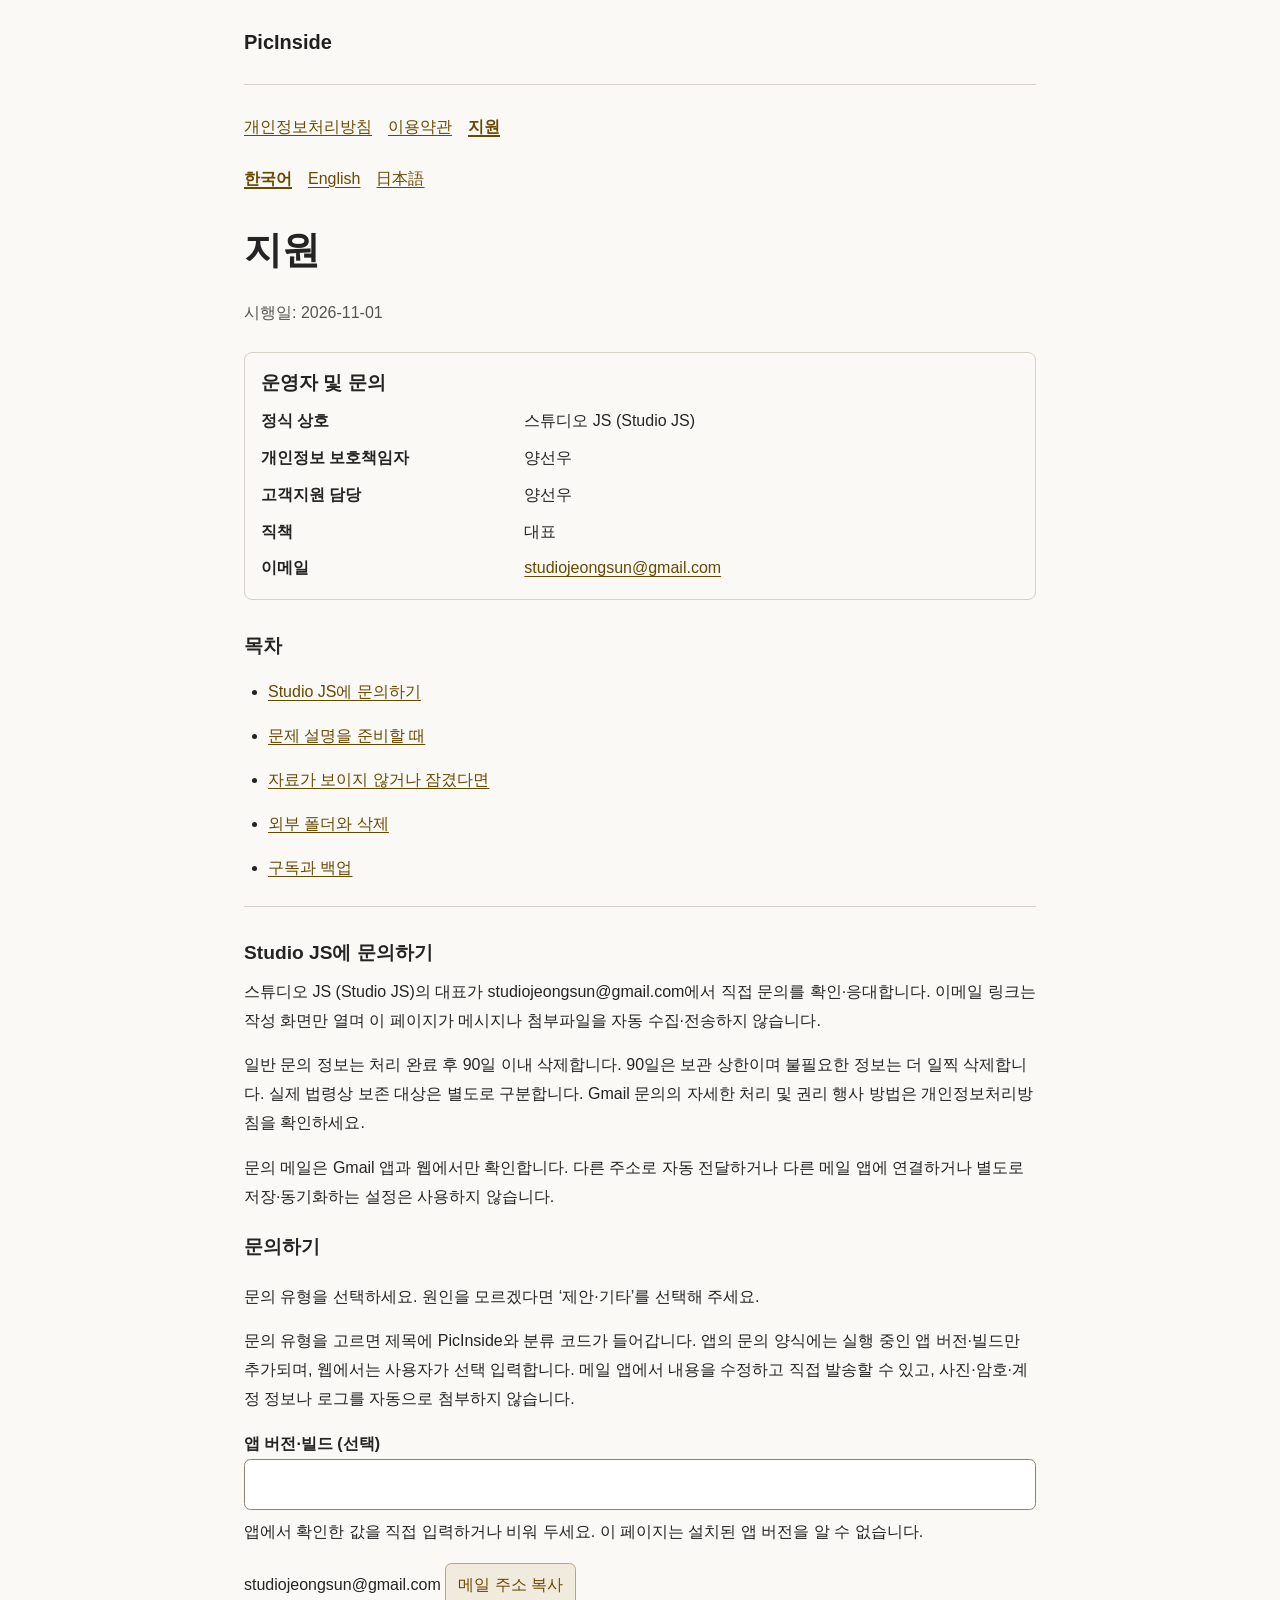
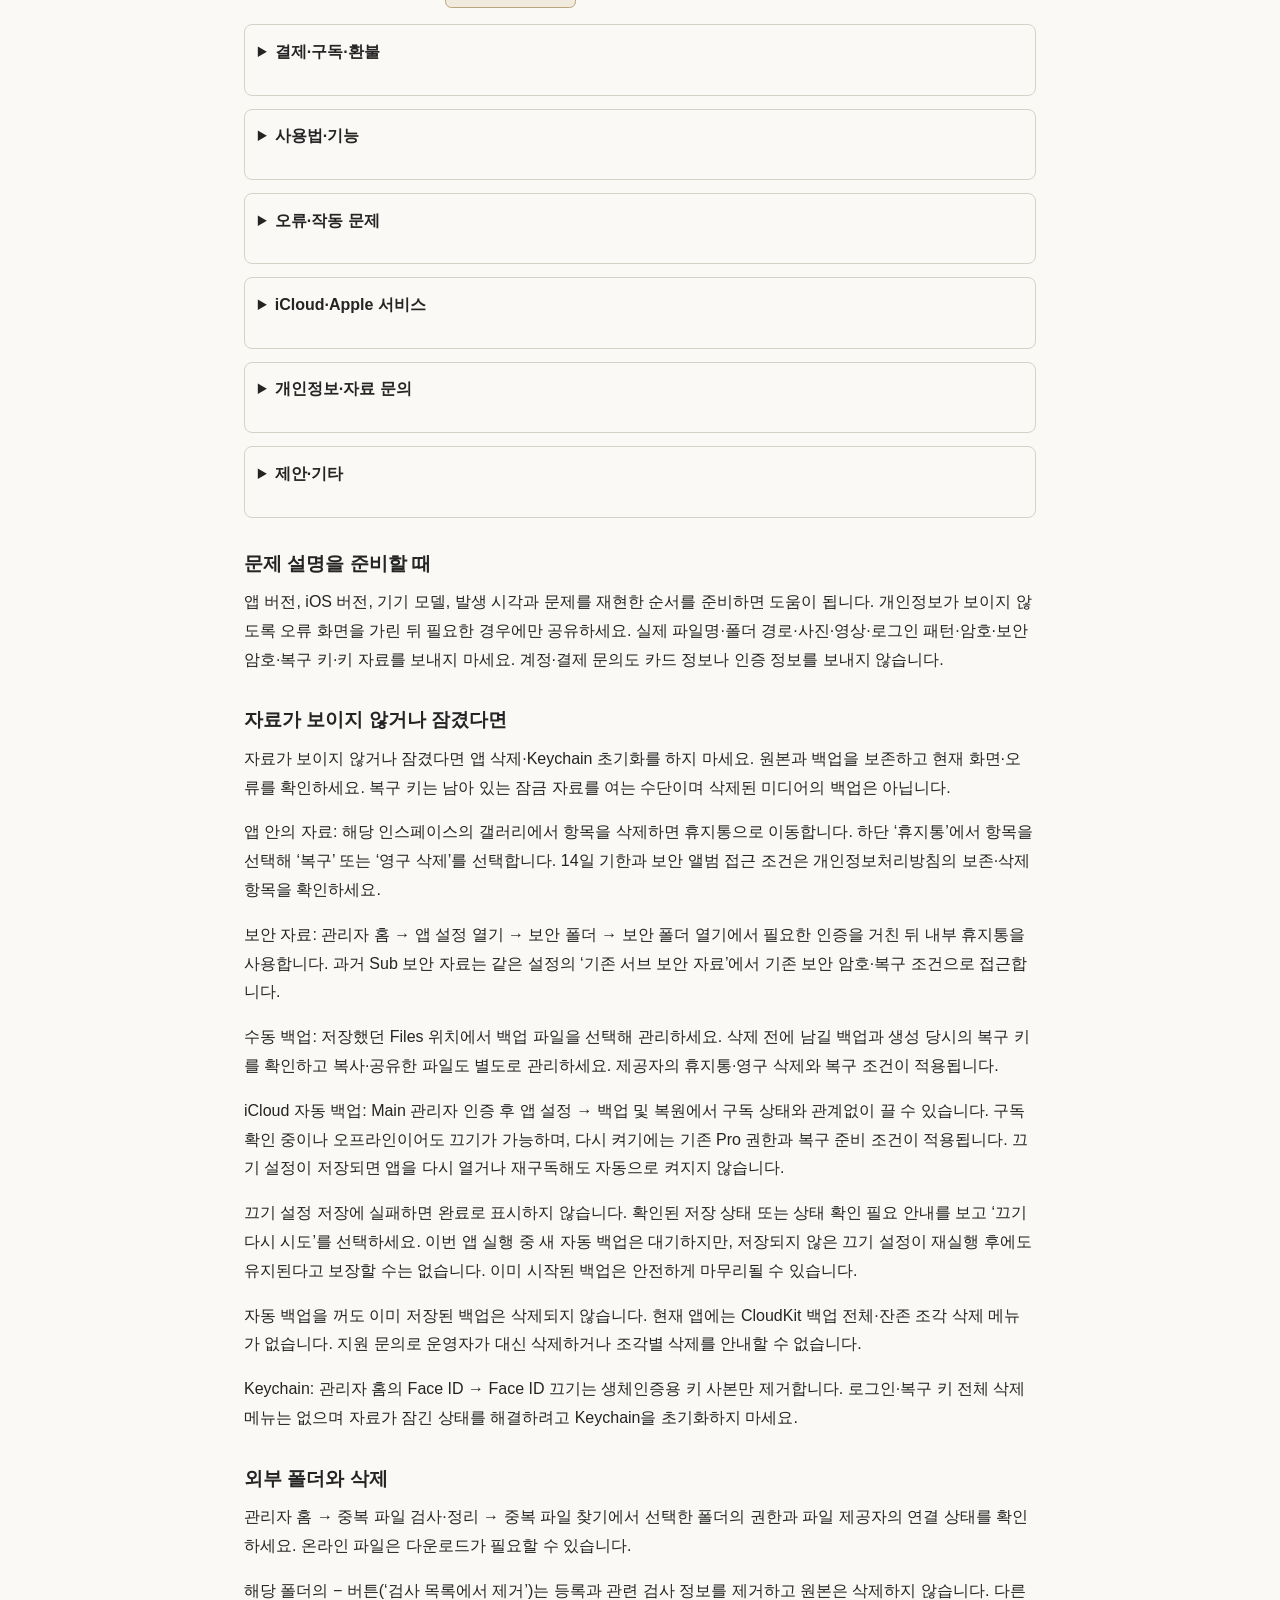
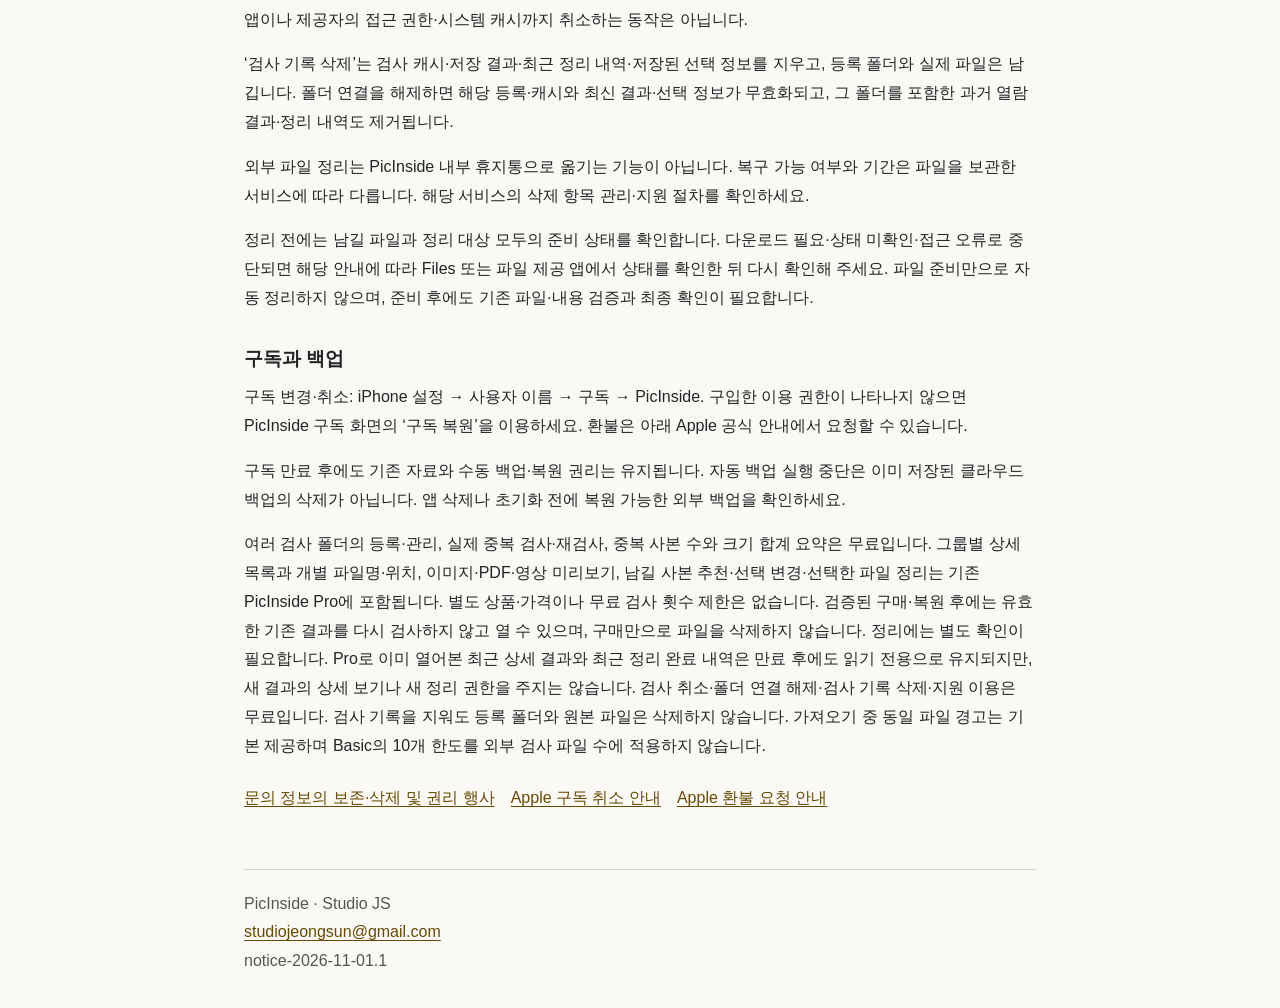
<file: ko/support.html>
<!doctype html>
<html lang="ko">
<head>
<meta charset="utf-8">
<meta name="viewport" content="width=device-width, initial-scale=1">
<meta name="robots" content="noindex, nofollow">
<meta name="referrer" content="no-referrer">
<meta http-equiv="Content-Security-Policy" content="default-src 'none'; style-src 'self'; base-uri 'none'; form-action 'none'; script-src 'sha256-Iu7K01kqVWKhDgpivxq0EU7DrJ0qwPldhM3wSEljlj0='">
<title>지원 · PicInside</title>
<link rel="stylesheet" href="../styles.css">
</head>
<body>
<header><a class="brand" href="../index.html">PicInside</a></header>
<main><nav aria-label="PicInside"><a href="privacy.html">개인정보처리방침</a><a href="terms.html">이용약관</a><a href="support.html" aria-current="page">지원</a></nav><nav aria-label="언어 선택"><a href="../ko/support.html" lang="ko" hreflang="ko" aria-current="true">한국어</a><a href="../en/support.html" lang="en" hreflang="en">English</a><a href="../ja/support.html" lang="ja" hreflang="ja">日本語</a></nav><h1>지원</h1><p class="date">시행일: 2026-11-01</p><section class="contact-card"><h2>운영자 및 문의</h2><dl><dt>정식 상호</dt><dd>스튜디오 JS (Studio JS)</dd><dt>개인정보 보호책임자</dt><dd>양선우</dd><dt>고객지원 담당</dt><dd>양선우</dd><dt>직책</dt><dd>대표</dd><dt>이메일</dt><dd><a href="mailto:studiojeongsun@gmail.com">studiojeongsun@gmail.com</a></dd></dl></section><nav class="toc" aria-label="목차"><h2>목차</h2><ul><li><a href="#reach">Studio JS에 문의하기</a></li><li><a href="#safe">문제 설명을 준비할 때</a></li><li><a href="#data">자료가 보이지 않거나 잠겼다면</a></li><li><a href="#folder">외부 폴더와 삭제</a></li><li><a href="#payment">구독과 백업</a></li></ul></nav>
<section id="reach"><h2>Studio JS에 문의하기</h2><p>스튜디오 JS (Studio JS)의 대표가 studiojeongsun@gmail.com에서 직접 문의를 확인·응대합니다. 이메일 링크는 작성 화면만 열며 이 페이지가 메시지나 첨부파일을 자동 수집·전송하지 않습니다.</p><p>일반 문의 정보는 처리 완료 후 90일 이내 삭제합니다. 90일은 보관 상한이며 불필요한 정보는 더 일찍 삭제합니다. 실제 법령상 보존 대상은 별도로 구분합니다. Gmail 문의의 자세한 처리 및 권리 행사 방법은 개인정보처리방침을 확인하세요.</p><p>문의 메일은 Gmail 앱과 웹에서만 확인합니다. 다른 주소로 자동 전달하거나 다른 메일 앱에 연결하거나 별도로 저장·동기화하는 설정은 사용하지 않습니다.</p><div data-inquiries data-copied="복사했습니다. 메일을 전송한 것은 아닙니다." data-copy-failed="자동 복사가 지원되지 않거나 거부됐습니다. 표시된 주소·양식을 직접 선택해 복사하세요."><h3>문의하기</h3><p>문의 유형을 선택하세요. 원인을 모르겠다면 ‘제안·기타’를 선택해 주세요.</p><p>문의 유형을 고르면 제목에 PicInside와 분류 코드가 들어갑니다. 앱의 문의 양식에는 실행 중인 앱 버전·빌드만 추가되며, 웹에서는 사용자가 선택 입력합니다. 메일 앱에서 내용을 수정하고 직접 발송할 수 있고, 사진·암호·계정 정보나 로그를 자동으로 첨부하지 않습니다.</p><noscript><p>자동 복사와 버전 입력 반영을 사용할 수 없습니다. 표시된 주소·양식을 직접 복사하고 메일에 버전·빌드를 적어 주세요.</p></noscript><label for="inquiry-version">앱 버전·빌드 (선택)</label><input id="inquiry-version" data-version type="text" maxlength="40" autocomplete="off" aria-describedby="version-hint"><p id="version-hint">앱에서 확인한 값을 직접 입력하거나 비워 두세요. 이 페이지는 설치된 앱 버전을 알 수 없습니다.</p><p><span data-address>studiojeongsun@gmail.com</span> <button type="button" data-copy="address">메일 주소 복사</button></p><details data-code="BILLING" data-subject="[PicInside][BILLING] 결제·구독·환불 문의" data-template="앱: PicInside
문의 유형: 결제·구독·환불 [BILLING]
앱 버전·빌드: __PICINSIDE_VERSION__

어떤 구독(월간/연간)에 관한 문의인가요?

어떤 도움이 필요한가요? (Pro 적용/복원/기타)


암호·복구키·개인 사진과 영상은 보내지 마세요. 계정 정보·영수증 원문·진단 로그도 자동 첨부하지 않습니다."><summary>결제·구독·환불</summary><p>결제 후 Pro가 적용되지 않거나 복원에 문제가 있으면 개발자에게 문의하세요. 구매 복원은 기존 PicInside Pro 화면에서 직접 실행할 수 있습니다. App Store 환불과 구독 취소는 Apple 공식 경로에서 요청하며, 이 메일로 자동 처리되거나 결과가 보장되지 않습니다.</p><nav><a href="https://support.apple.com/ko-kr/118223">Apple에 환불 요청하기</a><a href="https://support.apple.com/ko-kr/118428">Apple 구독 취소 안내</a></nav><a data-compose href="mailto:studiojeongsun@gmail.com?subject=%5BPicInside%5D%5BBILLING%5D%20%EA%B2%B0%EC%A0%9C%C2%B7%EA%B5%AC%EB%8F%85%C2%B7%ED%99%98%EB%B6%88%20%EB%AC%B8%EC%9D%98&amp;body=%EC%95%B1%3A%20PicInside%0A%EB%AC%B8%EC%9D%98%20%EC%9C%A0%ED%98%95%3A%20%EA%B2%B0%EC%A0%9C%C2%B7%EA%B5%AC%EB%8F%85%C2%B7%ED%99%98%EB%B6%88%20%5BBILLING%5D%0A%EC%95%B1%20%EB%B2%84%EC%A0%84%C2%B7%EB%B9%8C%EB%93%9C%3A%0A%0A%EC%96%B4%EB%96%A4%20%EA%B5%AC%EB%8F%85%28%EC%9B%94%EA%B0%84%2F%EC%97%B0%EA%B0%84%29%EC%97%90%20%EA%B4%80%ED%95%9C%20%EB%AC%B8%EC%9D%98%EC%9D%B8%EA%B0%80%EC%9A%94%3F%0A%0A%EC%96%B4%EB%96%A4%20%EB%8F%84%EC%9B%80%EC%9D%B4%20%ED%95%84%EC%9A%94%ED%95%9C%EA%B0%80%EC%9A%94%3F%20%28Pro%20%EC%A0%81%EC%9A%A9%2F%EB%B3%B5%EC%9B%90%2F%EA%B8%B0%ED%83%80%29%0A%0A%0A%EC%95%94%ED%98%B8%C2%B7%EB%B3%B5%EA%B5%AC%ED%82%A4%C2%B7%EA%B0%9C%EC%9D%B8%20%EC%82%AC%EC%A7%84%EA%B3%BC%20%EC%98%81%EC%83%81%EC%9D%80%20%EB%B3%B4%EB%82%B4%EC%A7%80%20%EB%A7%88%EC%84%B8%EC%9A%94.%20%EA%B3%84%EC%A0%95%20%EC%A0%95%EB%B3%B4%C2%B7%EC%98%81%EC%88%98%EC%A6%9D%20%EC%9B%90%EB%AC%B8%C2%B7%EC%A7%84%EB%8B%A8%20%EB%A1%9C%EA%B7%B8%EB%8F%84%20%EC%9E%90%EB%8F%99%20%EC%B2%A8%EB%B6%80%ED%95%98%EC%A7%80%20%EC%95%8A%EC%8A%B5%EB%8B%88%EB%8B%A4.">메일 작성</a><p>메일 앱에서 내용을 확인·수정한 뒤 직접 전송해 주세요. 메일 앱이 열려도 전송이 완료된 것은 아닙니다.</p><label for="form-BILLING">직접 작성하기</label><textarea id="form-BILLING" readonly rows="12">studiojeongsun@gmail.com
[PicInside][BILLING] 결제·구독·환불 문의

앱: PicInside
문의 유형: 결제·구독·환불 [BILLING]
앱 버전·빌드:

어떤 구독(월간/연간)에 관한 문의인가요?

어떤 도움이 필요한가요? (Pro 적용/복원/기타)


암호·복구키·개인 사진과 영상은 보내지 마세요. 계정 정보·영수증 원문·진단 로그도 자동 첨부하지 않습니다.</textarea><button type="button" data-copy="form">문의 양식 복사</button></details><details data-code="USAGE" data-subject="[PicInside][USAGE] 사용법·기능 문의" data-template="앱: PicInside
문의 유형: 사용법·기능 [USAGE]
앱 버전·빌드: __PICINSIDE_VERSION__

어떤 기능을 사용하려고 하나요?

어느 단계에서 도움이 필요한가요?


암호·복구키·개인 사진과 영상은 보내지 마세요. 계정 정보·영수증 원문·진단 로그도 자동 첨부하지 않습니다."><summary>사용법·기능</summary><a data-compose href="mailto:studiojeongsun@gmail.com?subject=%5BPicInside%5D%5BUSAGE%5D%20%EC%82%AC%EC%9A%A9%EB%B2%95%C2%B7%EA%B8%B0%EB%8A%A5%20%EB%AC%B8%EC%9D%98&amp;body=%EC%95%B1%3A%20PicInside%0A%EB%AC%B8%EC%9D%98%20%EC%9C%A0%ED%98%95%3A%20%EC%82%AC%EC%9A%A9%EB%B2%95%C2%B7%EA%B8%B0%EB%8A%A5%20%5BUSAGE%5D%0A%EC%95%B1%20%EB%B2%84%EC%A0%84%C2%B7%EB%B9%8C%EB%93%9C%3A%0A%0A%EC%96%B4%EB%96%A4%20%EA%B8%B0%EB%8A%A5%EC%9D%84%20%EC%82%AC%EC%9A%A9%ED%95%98%EB%A0%A4%EA%B3%A0%20%ED%95%98%EB%82%98%EC%9A%94%3F%0A%0A%EC%96%B4%EB%8A%90%20%EB%8B%A8%EA%B3%84%EC%97%90%EC%84%9C%20%EB%8F%84%EC%9B%80%EC%9D%B4%20%ED%95%84%EC%9A%94%ED%95%9C%EA%B0%80%EC%9A%94%3F%0A%0A%0A%EC%95%94%ED%98%B8%C2%B7%EB%B3%B5%EA%B5%AC%ED%82%A4%C2%B7%EA%B0%9C%EC%9D%B8%20%EC%82%AC%EC%A7%84%EA%B3%BC%20%EC%98%81%EC%83%81%EC%9D%80%20%EB%B3%B4%EB%82%B4%EC%A7%80%20%EB%A7%88%EC%84%B8%EC%9A%94.%20%EA%B3%84%EC%A0%95%20%EC%A0%95%EB%B3%B4%C2%B7%EC%98%81%EC%88%98%EC%A6%9D%20%EC%9B%90%EB%AC%B8%C2%B7%EC%A7%84%EB%8B%A8%20%EB%A1%9C%EA%B7%B8%EB%8F%84%20%EC%9E%90%EB%8F%99%20%EC%B2%A8%EB%B6%80%ED%95%98%EC%A7%80%20%EC%95%8A%EC%8A%B5%EB%8B%88%EB%8B%A4.">메일 작성</a><p>메일 앱에서 내용을 확인·수정한 뒤 직접 전송해 주세요. 메일 앱이 열려도 전송이 완료된 것은 아닙니다.</p><label for="form-USAGE">직접 작성하기</label><textarea id="form-USAGE" readonly rows="12">studiojeongsun@gmail.com
[PicInside][USAGE] 사용법·기능 문의

앱: PicInside
문의 유형: 사용법·기능 [USAGE]
앱 버전·빌드:

어떤 기능을 사용하려고 하나요?

어느 단계에서 도움이 필요한가요?


암호·복구키·개인 사진과 영상은 보내지 마세요. 계정 정보·영수증 원문·진단 로그도 자동 첨부하지 않습니다.</textarea><button type="button" data-copy="form">문의 양식 복사</button></details><details data-code="BUG" data-subject="[PicInside][BUG] 오류·작동 문제 문의" data-template="앱: PicInside
문의 유형: 오류·작동 문제 [BUG]
앱 버전·빌드: __PICINSIDE_VERSION__

어떤 화면에서 어떤 행동을 했나요?

기대한 결과와 실제 결과는 무엇인가요?

표시된 오류 문구가 있나요? (개인정보 제외)


암호·복구키·개인 사진과 영상은 보내지 마세요. 계정 정보·영수증 원문·진단 로그도 자동 첨부하지 않습니다."><summary>오류·작동 문제</summary><a data-compose href="mailto:studiojeongsun@gmail.com?subject=%5BPicInside%5D%5BBUG%5D%20%EC%98%A4%EB%A5%98%C2%B7%EC%9E%91%EB%8F%99%20%EB%AC%B8%EC%A0%9C%20%EB%AC%B8%EC%9D%98&amp;body=%EC%95%B1%3A%20PicInside%0A%EB%AC%B8%EC%9D%98%20%EC%9C%A0%ED%98%95%3A%20%EC%98%A4%EB%A5%98%C2%B7%EC%9E%91%EB%8F%99%20%EB%AC%B8%EC%A0%9C%20%5BBUG%5D%0A%EC%95%B1%20%EB%B2%84%EC%A0%84%C2%B7%EB%B9%8C%EB%93%9C%3A%0A%0A%EC%96%B4%EB%96%A4%20%ED%99%94%EB%A9%B4%EC%97%90%EC%84%9C%20%EC%96%B4%EB%96%A4%20%ED%96%89%EB%8F%99%EC%9D%84%20%ED%96%88%EB%82%98%EC%9A%94%3F%0A%0A%EA%B8%B0%EB%8C%80%ED%95%9C%20%EA%B2%B0%EA%B3%BC%EC%99%80%20%EC%8B%A4%EC%A0%9C%20%EA%B2%B0%EA%B3%BC%EB%8A%94%20%EB%AC%B4%EC%97%87%EC%9D%B8%EA%B0%80%EC%9A%94%3F%0A%0A%ED%91%9C%EC%8B%9C%EB%90%9C%20%EC%98%A4%EB%A5%98%20%EB%AC%B8%EA%B5%AC%EA%B0%80%20%EC%9E%88%EB%82%98%EC%9A%94%3F%20%28%EA%B0%9C%EC%9D%B8%EC%A0%95%EB%B3%B4%20%EC%A0%9C%EC%99%B8%29%0A%0A%0A%EC%95%94%ED%98%B8%C2%B7%EB%B3%B5%EA%B5%AC%ED%82%A4%C2%B7%EA%B0%9C%EC%9D%B8%20%EC%82%AC%EC%A7%84%EA%B3%BC%20%EC%98%81%EC%83%81%EC%9D%80%20%EB%B3%B4%EB%82%B4%EC%A7%80%20%EB%A7%88%EC%84%B8%EC%9A%94.%20%EA%B3%84%EC%A0%95%20%EC%A0%95%EB%B3%B4%C2%B7%EC%98%81%EC%88%98%EC%A6%9D%20%EC%9B%90%EB%AC%B8%C2%B7%EC%A7%84%EB%8B%A8%20%EB%A1%9C%EA%B7%B8%EB%8F%84%20%EC%9E%90%EB%8F%99%20%EC%B2%A8%EB%B6%80%ED%95%98%EC%A7%80%20%EC%95%8A%EC%8A%B5%EB%8B%88%EB%8B%A4.">메일 작성</a><p>메일 앱에서 내용을 확인·수정한 뒤 직접 전송해 주세요. 메일 앱이 열려도 전송이 완료된 것은 아닙니다.</p><label for="form-BUG">직접 작성하기</label><textarea id="form-BUG" readonly rows="12">studiojeongsun@gmail.com
[PicInside][BUG] 오류·작동 문제 문의

앱: PicInside
문의 유형: 오류·작동 문제 [BUG]
앱 버전·빌드:

어떤 화면에서 어떤 행동을 했나요?

기대한 결과와 실제 결과는 무엇인가요?

표시된 오류 문구가 있나요? (개인정보 제외)


암호·복구키·개인 사진과 영상은 보내지 마세요. 계정 정보·영수증 원문·진단 로그도 자동 첨부하지 않습니다.</textarea><button type="button" data-copy="form">문의 양식 복사</button></details><details data-code="APPLE" data-subject="[PicInside][APPLE] iCloud·Apple 서비스 문의" data-template="앱: PicInside
문의 유형: iCloud·Apple 서비스 [APPLE]
앱 버전·빌드: __PICINSIDE_VERSION__

어떤 기능에서 문제가 발생했나요?

표시된 안내와 시도한 동작을 알려 주세요. 원인을 몰라도 문의할 수 있습니다.


암호·복구키·개인 사진과 영상은 보내지 마세요. 계정 정보·영수증 원문·진단 로그도 자동 첨부하지 않습니다."><summary>iCloud·Apple 서비스</summary><a data-compose href="mailto:studiojeongsun@gmail.com?subject=%5BPicInside%5D%5BAPPLE%5D%20iCloud%C2%B7Apple%20%EC%84%9C%EB%B9%84%EC%8A%A4%20%EB%AC%B8%EC%9D%98&amp;body=%EC%95%B1%3A%20PicInside%0A%EB%AC%B8%EC%9D%98%20%EC%9C%A0%ED%98%95%3A%20iCloud%C2%B7Apple%20%EC%84%9C%EB%B9%84%EC%8A%A4%20%5BAPPLE%5D%0A%EC%95%B1%20%EB%B2%84%EC%A0%84%C2%B7%EB%B9%8C%EB%93%9C%3A%0A%0A%EC%96%B4%EB%96%A4%20%EA%B8%B0%EB%8A%A5%EC%97%90%EC%84%9C%20%EB%AC%B8%EC%A0%9C%EA%B0%80%20%EB%B0%9C%EC%83%9D%ED%96%88%EB%82%98%EC%9A%94%3F%0A%0A%ED%91%9C%EC%8B%9C%EB%90%9C%20%EC%95%88%EB%82%B4%EC%99%80%20%EC%8B%9C%EB%8F%84%ED%95%9C%20%EB%8F%99%EC%9E%91%EC%9D%84%20%EC%95%8C%EB%A0%A4%20%EC%A3%BC%EC%84%B8%EC%9A%94.%20%EC%9B%90%EC%9D%B8%EC%9D%84%20%EB%AA%B0%EB%9D%BC%EB%8F%84%20%EB%AC%B8%EC%9D%98%ED%95%A0%20%EC%88%98%20%EC%9E%88%EC%8A%B5%EB%8B%88%EB%8B%A4.%0A%0A%0A%EC%95%94%ED%98%B8%C2%B7%EB%B3%B5%EA%B5%AC%ED%82%A4%C2%B7%EA%B0%9C%EC%9D%B8%20%EC%82%AC%EC%A7%84%EA%B3%BC%20%EC%98%81%EC%83%81%EC%9D%80%20%EB%B3%B4%EB%82%B4%EC%A7%80%20%EB%A7%88%EC%84%B8%EC%9A%94.%20%EA%B3%84%EC%A0%95%20%EC%A0%95%EB%B3%B4%C2%B7%EC%98%81%EC%88%98%EC%A6%9D%20%EC%9B%90%EB%AC%B8%C2%B7%EC%A7%84%EB%8B%A8%20%EB%A1%9C%EA%B7%B8%EB%8F%84%20%EC%9E%90%EB%8F%99%20%EC%B2%A8%EB%B6%80%ED%95%98%EC%A7%80%20%EC%95%8A%EC%8A%B5%EB%8B%88%EB%8B%A4.">메일 작성</a><p>메일 앱에서 내용을 확인·수정한 뒤 직접 전송해 주세요. 메일 앱이 열려도 전송이 완료된 것은 아닙니다.</p><label for="form-APPLE">직접 작성하기</label><textarea id="form-APPLE" readonly rows="12">studiojeongsun@gmail.com
[PicInside][APPLE] iCloud·Apple 서비스 문의

앱: PicInside
문의 유형: iCloud·Apple 서비스 [APPLE]
앱 버전·빌드:

어떤 기능에서 문제가 발생했나요?

표시된 안내와 시도한 동작을 알려 주세요. 원인을 몰라도 문의할 수 있습니다.


암호·복구키·개인 사진과 영상은 보내지 마세요. 계정 정보·영수증 원문·진단 로그도 자동 첨부하지 않습니다.</textarea><button type="button" data-copy="form">문의 양식 복사</button></details><details data-code="PRIVACY" data-subject="[PicInside][PRIVACY] 개인정보·자료 문의" data-template="앱: PicInside
문의 유형: 개인정보·자료 문의 [PRIVACY]
앱 버전·빌드: __PICINSIDE_VERSION__

어떤 개인정보 또는 자료 이용 권리에 관한 문의인가요?

요청 내용을 적어 주세요. 자료 원본이나 인증 정보는 첨부하지 마세요.


암호·복구키·개인 사진과 영상은 보내지 마세요. 계정 정보·영수증 원문·진단 로그도 자동 첨부하지 않습니다."><summary>개인정보·자료 문의</summary><a data-compose href="mailto:studiojeongsun@gmail.com?subject=%5BPicInside%5D%5BPRIVACY%5D%20%EA%B0%9C%EC%9D%B8%EC%A0%95%EB%B3%B4%C2%B7%EC%9E%90%EB%A3%8C%20%EB%AC%B8%EC%9D%98&amp;body=%EC%95%B1%3A%20PicInside%0A%EB%AC%B8%EC%9D%98%20%EC%9C%A0%ED%98%95%3A%20%EA%B0%9C%EC%9D%B8%EC%A0%95%EB%B3%B4%C2%B7%EC%9E%90%EB%A3%8C%20%EB%AC%B8%EC%9D%98%20%5BPRIVACY%5D%0A%EC%95%B1%20%EB%B2%84%EC%A0%84%C2%B7%EB%B9%8C%EB%93%9C%3A%0A%0A%EC%96%B4%EB%96%A4%20%EA%B0%9C%EC%9D%B8%EC%A0%95%EB%B3%B4%20%EB%98%90%EB%8A%94%20%EC%9E%90%EB%A3%8C%20%EC%9D%B4%EC%9A%A9%20%EA%B6%8C%EB%A6%AC%EC%97%90%20%EA%B4%80%ED%95%9C%20%EB%AC%B8%EC%9D%98%EC%9D%B8%EA%B0%80%EC%9A%94%3F%0A%0A%EC%9A%94%EC%B2%AD%20%EB%82%B4%EC%9A%A9%EC%9D%84%20%EC%A0%81%EC%96%B4%20%EC%A3%BC%EC%84%B8%EC%9A%94.%20%EC%9E%90%EB%A3%8C%20%EC%9B%90%EB%B3%B8%EC%9D%B4%EB%82%98%20%EC%9D%B8%EC%A6%9D%20%EC%A0%95%EB%B3%B4%EB%8A%94%20%EC%B2%A8%EB%B6%80%ED%95%98%EC%A7%80%20%EB%A7%88%EC%84%B8%EC%9A%94.%0A%0A%0A%EC%95%94%ED%98%B8%C2%B7%EB%B3%B5%EA%B5%AC%ED%82%A4%C2%B7%EA%B0%9C%EC%9D%B8%20%EC%82%AC%EC%A7%84%EA%B3%BC%20%EC%98%81%EC%83%81%EC%9D%80%20%EB%B3%B4%EB%82%B4%EC%A7%80%20%EB%A7%88%EC%84%B8%EC%9A%94.%20%EA%B3%84%EC%A0%95%20%EC%A0%95%EB%B3%B4%C2%B7%EC%98%81%EC%88%98%EC%A6%9D%20%EC%9B%90%EB%AC%B8%C2%B7%EC%A7%84%EB%8B%A8%20%EB%A1%9C%EA%B7%B8%EB%8F%84%20%EC%9E%90%EB%8F%99%20%EC%B2%A8%EB%B6%80%ED%95%98%EC%A7%80%20%EC%95%8A%EC%8A%B5%EB%8B%88%EB%8B%A4.">메일 작성</a><p>메일 앱에서 내용을 확인·수정한 뒤 직접 전송해 주세요. 메일 앱이 열려도 전송이 완료된 것은 아닙니다.</p><label for="form-PRIVACY">직접 작성하기</label><textarea id="form-PRIVACY" readonly rows="12">studiojeongsun@gmail.com
[PicInside][PRIVACY] 개인정보·자료 문의

앱: PicInside
문의 유형: 개인정보·자료 문의 [PRIVACY]
앱 버전·빌드:

어떤 개인정보 또는 자료 이용 권리에 관한 문의인가요?

요청 내용을 적어 주세요. 자료 원본이나 인증 정보는 첨부하지 마세요.


암호·복구키·개인 사진과 영상은 보내지 마세요. 계정 정보·영수증 원문·진단 로그도 자동 첨부하지 않습니다.</textarea><button type="button" data-copy="form">문의 양식 복사</button></details><details data-code="OTHER" data-subject="[PicInside][OTHER] 제안·기타 문의" data-template="앱: PicInside
문의 유형: 제안·기타 [OTHER]
앱 버전·빌드: __PICINSIDE_VERSION__

제안이나 문의 내용을 적어 주세요. 원인을 몰라도 괜찮습니다.


암호·복구키·개인 사진과 영상은 보내지 마세요. 계정 정보·영수증 원문·진단 로그도 자동 첨부하지 않습니다."><summary>제안·기타</summary><a data-compose href="mailto:studiojeongsun@gmail.com?subject=%5BPicInside%5D%5BOTHER%5D%20%EC%A0%9C%EC%95%88%C2%B7%EA%B8%B0%ED%83%80%20%EB%AC%B8%EC%9D%98&amp;body=%EC%95%B1%3A%20PicInside%0A%EB%AC%B8%EC%9D%98%20%EC%9C%A0%ED%98%95%3A%20%EC%A0%9C%EC%95%88%C2%B7%EA%B8%B0%ED%83%80%20%5BOTHER%5D%0A%EC%95%B1%20%EB%B2%84%EC%A0%84%C2%B7%EB%B9%8C%EB%93%9C%3A%0A%0A%EC%A0%9C%EC%95%88%EC%9D%B4%EB%82%98%20%EB%AC%B8%EC%9D%98%20%EB%82%B4%EC%9A%A9%EC%9D%84%20%EC%A0%81%EC%96%B4%20%EC%A3%BC%EC%84%B8%EC%9A%94.%20%EC%9B%90%EC%9D%B8%EC%9D%84%20%EB%AA%B0%EB%9D%BC%EB%8F%84%20%EA%B4%9C%EC%B0%AE%EC%8A%B5%EB%8B%88%EB%8B%A4.%0A%0A%0A%EC%95%94%ED%98%B8%C2%B7%EB%B3%B5%EA%B5%AC%ED%82%A4%C2%B7%EA%B0%9C%EC%9D%B8%20%EC%82%AC%EC%A7%84%EA%B3%BC%20%EC%98%81%EC%83%81%EC%9D%80%20%EB%B3%B4%EB%82%B4%EC%A7%80%20%EB%A7%88%EC%84%B8%EC%9A%94.%20%EA%B3%84%EC%A0%95%20%EC%A0%95%EB%B3%B4%C2%B7%EC%98%81%EC%88%98%EC%A6%9D%20%EC%9B%90%EB%AC%B8%C2%B7%EC%A7%84%EB%8B%A8%20%EB%A1%9C%EA%B7%B8%EB%8F%84%20%EC%9E%90%EB%8F%99%20%EC%B2%A8%EB%B6%80%ED%95%98%EC%A7%80%20%EC%95%8A%EC%8A%B5%EB%8B%88%EB%8B%A4.">메일 작성</a><p>메일 앱에서 내용을 확인·수정한 뒤 직접 전송해 주세요. 메일 앱이 열려도 전송이 완료된 것은 아닙니다.</p><label for="form-OTHER">직접 작성하기</label><textarea id="form-OTHER" readonly rows="12">studiojeongsun@gmail.com
[PicInside][OTHER] 제안·기타 문의

앱: PicInside
문의 유형: 제안·기타 [OTHER]
앱 버전·빌드:

제안이나 문의 내용을 적어 주세요. 원인을 몰라도 괜찮습니다.


암호·복구키·개인 사진과 영상은 보내지 마세요. 계정 정보·영수증 원문·진단 로그도 자동 첨부하지 않습니다.</textarea><button type="button" data-copy="form">문의 양식 복사</button></details><p role="status" aria-live="polite"></p></div><script>"use strict";
(() => {
  const root = document.querySelector('[data-inquiries]');
  if (!root) return;
  const version = root.querySelector('[data-version]');
  const status = root.querySelector('[role="status"]');
  const address = root.querySelector('[data-address]').textContent;
  const encode = value => encodeURIComponent(value).replace(/[!'()*]/g,
    c => '%' + c.charCodeAt(0).toString(16).toUpperCase());
  function update() {
    const value = version.value.replace(/[\x00-\x1f\x7f]/g, '').slice(0, 40);
    for (const detail of root.querySelectorAll('[data-code]')) {
      const body = detail.dataset.template.replace(' __PICINSIDE_VERSION__', value ? ' ' + value : '');
      detail.querySelector('textarea').value = address + '\n' + detail.dataset.subject + '\n\n' + body;
      detail.querySelector('[data-compose]').href = 'mailto:' + address +
        '?subject=' + encode(detail.dataset.subject) + '&body=' + encode(body);
    }
  }
  version.addEventListener('input', update);
  root.addEventListener('click', async event => {
    const button = event.target.closest('button[data-copy]');
    if (!button || !root.contains(button)) return;
    const form = button.closest('[data-code]')?.querySelector('textarea');
    const value = button.dataset.copy === 'address' ? address : form.value;
    try {
      await navigator.clipboard.writeText(value);
      status.textContent = root.dataset.copied;
    } catch (_) {
      if (form) { form.focus(); form.select(); }
      status.textContent = root.dataset.copyFailed;
    }
  });
  update();
})();</script></section>

<section id="safe"><h2>문제 설명을 준비할 때</h2><p>앱 버전, iOS 버전, 기기 모델, 발생 시각과 문제를 재현한 순서를 준비하면 도움이 됩니다. 개인정보가 보이지 않도록 오류 화면을 가린 뒤 필요한 경우에만 공유하세요. 실제 파일명·폴더 경로·사진·영상·로그인 패턴·암호·보안 암호·복구 키·키 자료를 보내지 마세요. 계정·결제 문의도 카드 정보나 인증 정보를 보내지 않습니다.</p></section>

<section id="data"><h2>자료가 보이지 않거나 잠겼다면</h2><p>자료가 보이지 않거나 잠겼다면 앱 삭제·Keychain 초기화를 하지 마세요. 원본과 백업을 보존하고 현재 화면·오류를 확인하세요. 복구 키는 남아 있는 잠금 자료를 여는 수단이며 삭제된 미디어의 백업은 아닙니다.</p><p>앱 안의 자료: 해당 인스페이스의 갤러리에서 항목을 삭제하면 휴지통으로 이동합니다. 하단 ‘휴지통’에서 항목을 선택해 ‘복구’ 또는 ‘영구 삭제’를 선택합니다. 14일 기한과 보안 앨범 접근 조건은 개인정보처리방침의 보존·삭제 항목을 확인하세요.</p><p>보안 자료: 관리자 홈 → 앱 설정 열기 → 보안 폴더 → 보안 폴더 열기에서 필요한 인증을 거친 뒤 내부 휴지통을 사용합니다. 과거 Sub 보안 자료는 같은 설정의 ‘기존 서브 보안 자료’에서 기존 보안 암호·복구 조건으로 접근합니다.</p><p>수동 백업: 저장했던 Files 위치에서 백업 파일을 선택해 관리하세요. 삭제 전에 남길 백업과 생성 당시의 복구 키를 확인하고 복사·공유한 파일도 별도로 관리하세요. 제공자의 휴지통·영구 삭제와 복구 조건이 적용됩니다.</p><p>iCloud 자동 백업: Main 관리자 인증 후 앱 설정 → 백업 및 복원에서 구독 상태와 관계없이 끌 수 있습니다. 구독 확인 중이나 오프라인이어도 끄기가 가능하며, 다시 켜기에는 기존 Pro 권한과 복구 준비 조건이 적용됩니다. 끄기 설정이 저장되면 앱을 다시 열거나 재구독해도 자동으로 켜지지 않습니다.</p><p>끄기 설정 저장에 실패하면 완료로 표시하지 않습니다. 확인된 저장 상태 또는 상태 확인 필요 안내를 보고 ‘끄기 다시 시도’를 선택하세요. 이번 앱 실행 중 새 자동 백업은 대기하지만, 저장되지 않은 끄기 설정이 재실행 후에도 유지된다고 보장할 수는 없습니다. 이미 시작된 백업은 안전하게 마무리될 수 있습니다.</p><p>자동 백업을 꺼도 이미 저장된 백업은 삭제되지 않습니다. 현재 앱에는 CloudKit 백업 전체·잔존 조각 삭제 메뉴가 없습니다. 지원 문의로 운영자가 대신 삭제하거나 조각별 삭제를 안내할 수 없습니다.</p><p>Keychain: 관리자 홈의 Face ID → Face ID 끄기는 생체인증용 키 사본만 제거합니다. 로그인·복구 키 전체 삭제 메뉴는 없으며 자료가 잠긴 상태를 해결하려고 Keychain을 초기화하지 마세요.</p></section>

<section id="folder"><h2>외부 폴더와 삭제</h2><p>관리자 홈 → 중복 파일 검사·정리 → 중복 파일 찾기에서 선택한 폴더의 권한과 파일 제공자의 연결 상태를 확인하세요. 온라인 파일은 다운로드가 필요할 수 있습니다.</p><p>해당 폴더의 − 버튼(‘검사 목록에서 제거’)는 등록과 관련 검사 정보를 제거하고 원본은 삭제하지 않습니다. 다른 앱이나 제공자의 접근 권한·시스템 캐시까지 취소하는 동작은 아닙니다.</p><p>‘검사 기록 삭제’는 검사 캐시·저장 결과·최근 정리 내역·저장된 선택 정보를 지우고, 등록 폴더와 실제 파일은 남깁니다. 폴더 연결을 해제하면 해당 등록·캐시와 최신 결과·선택 정보가 무효화되고, 그 폴더를 포함한 과거 열람 결과·정리 내역도 제거됩니다.</p><p>외부 파일 정리는 PicInside 내부 휴지통으로 옮기는 기능이 아닙니다. 복구 가능 여부와 기간은 파일을 보관한 서비스에 따라 다릅니다. 해당 서비스의 삭제 항목 관리·지원 절차를 확인하세요.</p><p>정리 전에는 남길 파일과 정리 대상 모두의 준비 상태를 확인합니다. 다운로드 필요·상태 미확인·접근 오류로 중단되면 해당 안내에 따라 Files 또는 파일 제공 앱에서 상태를 확인한 뒤 다시 확인해 주세요. 파일 준비만으로 자동 정리하지 않으며, 준비 후에도 기존 파일·내용 검증과 최종 확인이 필요합니다.</p></section>

<section id="payment"><h2>구독과 백업</h2><p>구독 변경·취소: iPhone 설정 → 사용자 이름 → 구독 → PicInside. 구입한 이용 권한이 나타나지 않으면 PicInside 구독 화면의 ‘구독 복원’을 이용하세요. 환불은 아래 Apple 공식 안내에서 요청할 수 있습니다.</p><p>구독 만료 후에도 기존 자료와 수동 백업·복원 권리는 유지됩니다. 자동 백업 실행 중단은 이미 저장된 클라우드 백업의 삭제가 아닙니다. 앱 삭제나 초기화 전에 복원 가능한 외부 백업을 확인하세요.</p><p>여러 검사 폴더의 등록·관리, 실제 중복 검사·재검사, 중복 사본 수와 크기 합계 요약은 무료입니다. 그룹별 상세 목록과 개별 파일명·위치, 이미지·PDF·영상 미리보기, 남길 사본 추천·선택 변경·선택한 파일 정리는 기존 PicInside Pro에 포함됩니다. 별도 상품·가격이나 무료 검사 횟수 제한은 없습니다. 검증된 구매·복원 후에는 유효한 기존 결과를 다시 검사하지 않고 열 수 있으며, 구매만으로 파일을 삭제하지 않습니다. 정리에는 별도 확인이 필요합니다. Pro로 이미 열어본 최근 상세 결과와 최근 정리 완료 내역은 만료 후에도 읽기 전용으로 유지되지만, 새 결과의 상세 보기나 새 정리 권한을 주지는 않습니다. 검사 취소·폴더 연결 해제·검사 기록 삭제·지원 이용은 무료입니다. 검사 기록을 지워도 등록 폴더와 원본 파일은 삭제하지 않습니다. 가져오기 중 동일 파일 경고는 기본 제공하며 Basic의 10개 한도를 외부 검사 파일 수에 적용하지 않습니다.</p></section>
<nav aria-label="관련 안내"><a href="privacy.html#retention">문의 정보의 보존·삭제 및 권리 행사</a><a href="https://support.apple.com/118428">Apple 구독 취소 안내</a><a href="https://support.apple.com/118223">Apple 환불 요청 안내</a></nav></main>
<footer>PicInside · Studio JS<br>
<a href="mailto:studiojeongsun@gmail.com">studiojeongsun@gmail.com</a><br>
notice-2026-11-01.1</footer>
</body>
</html>
</file>
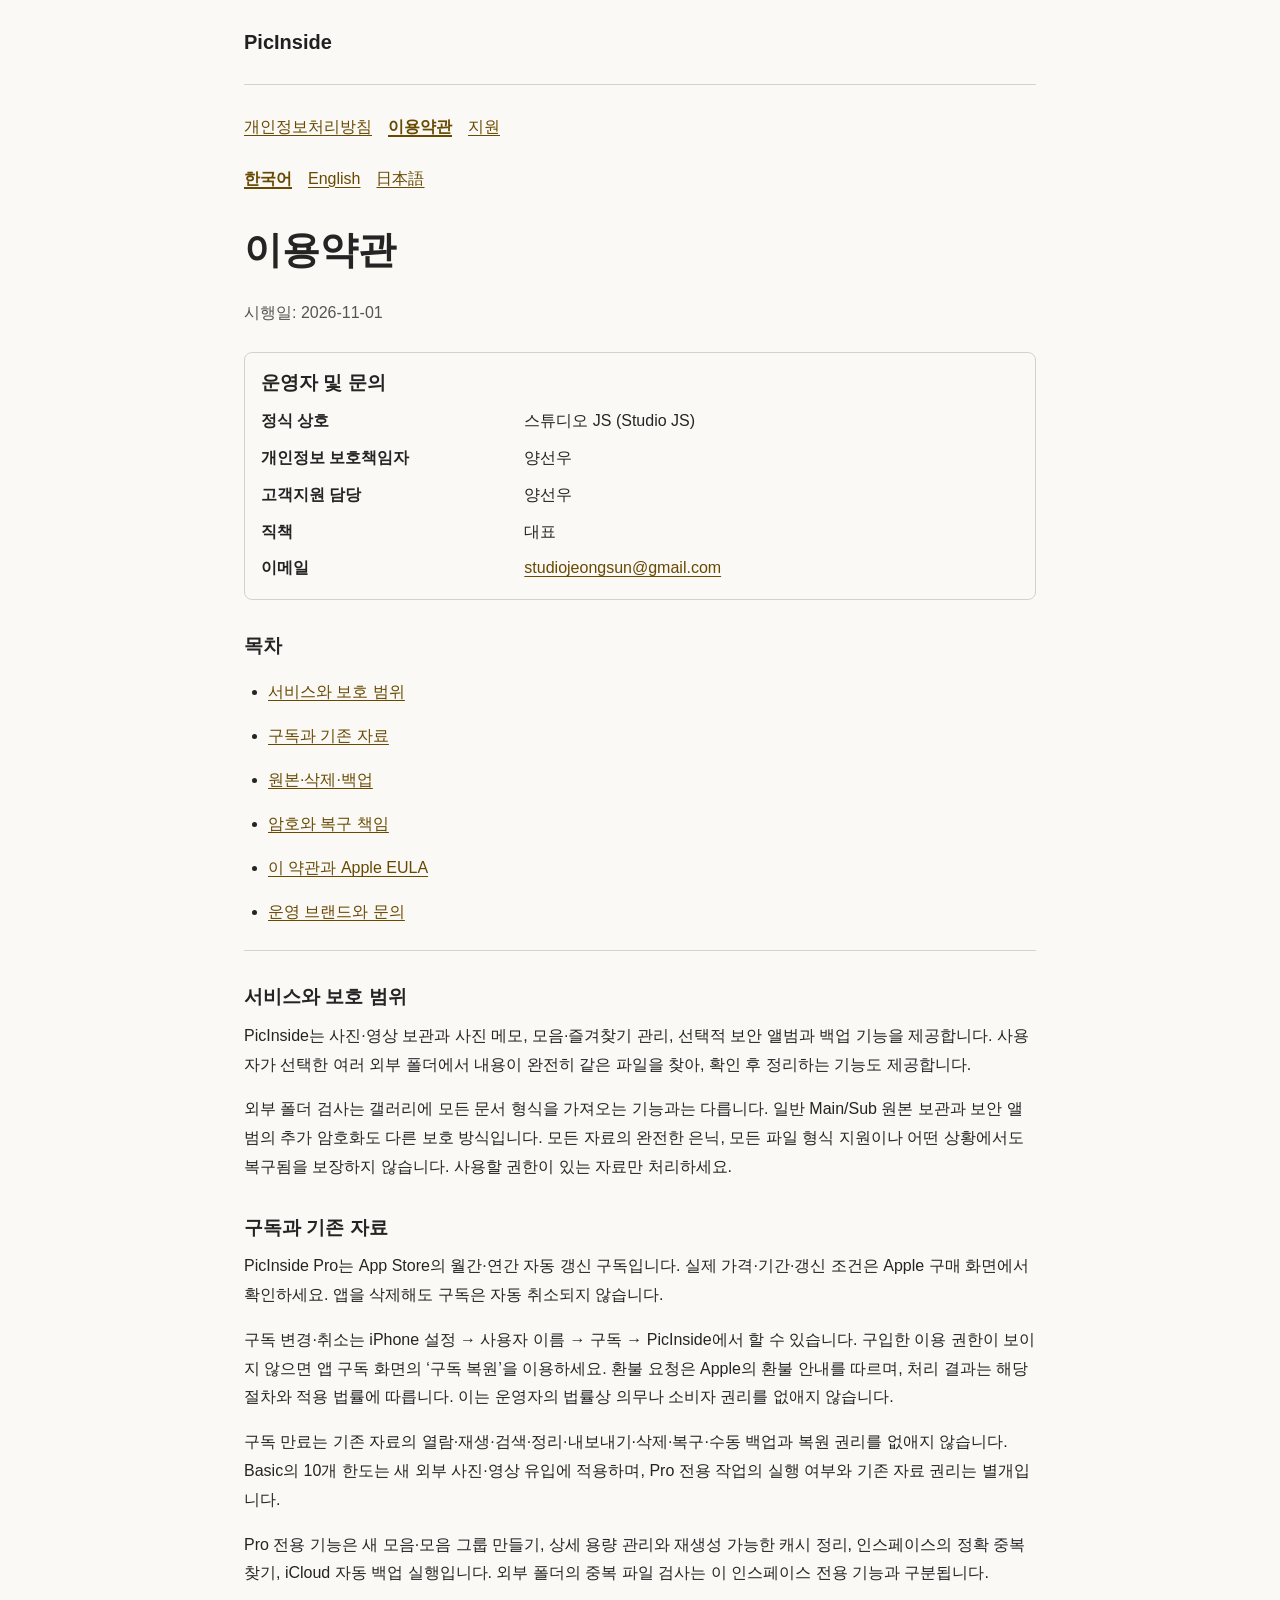
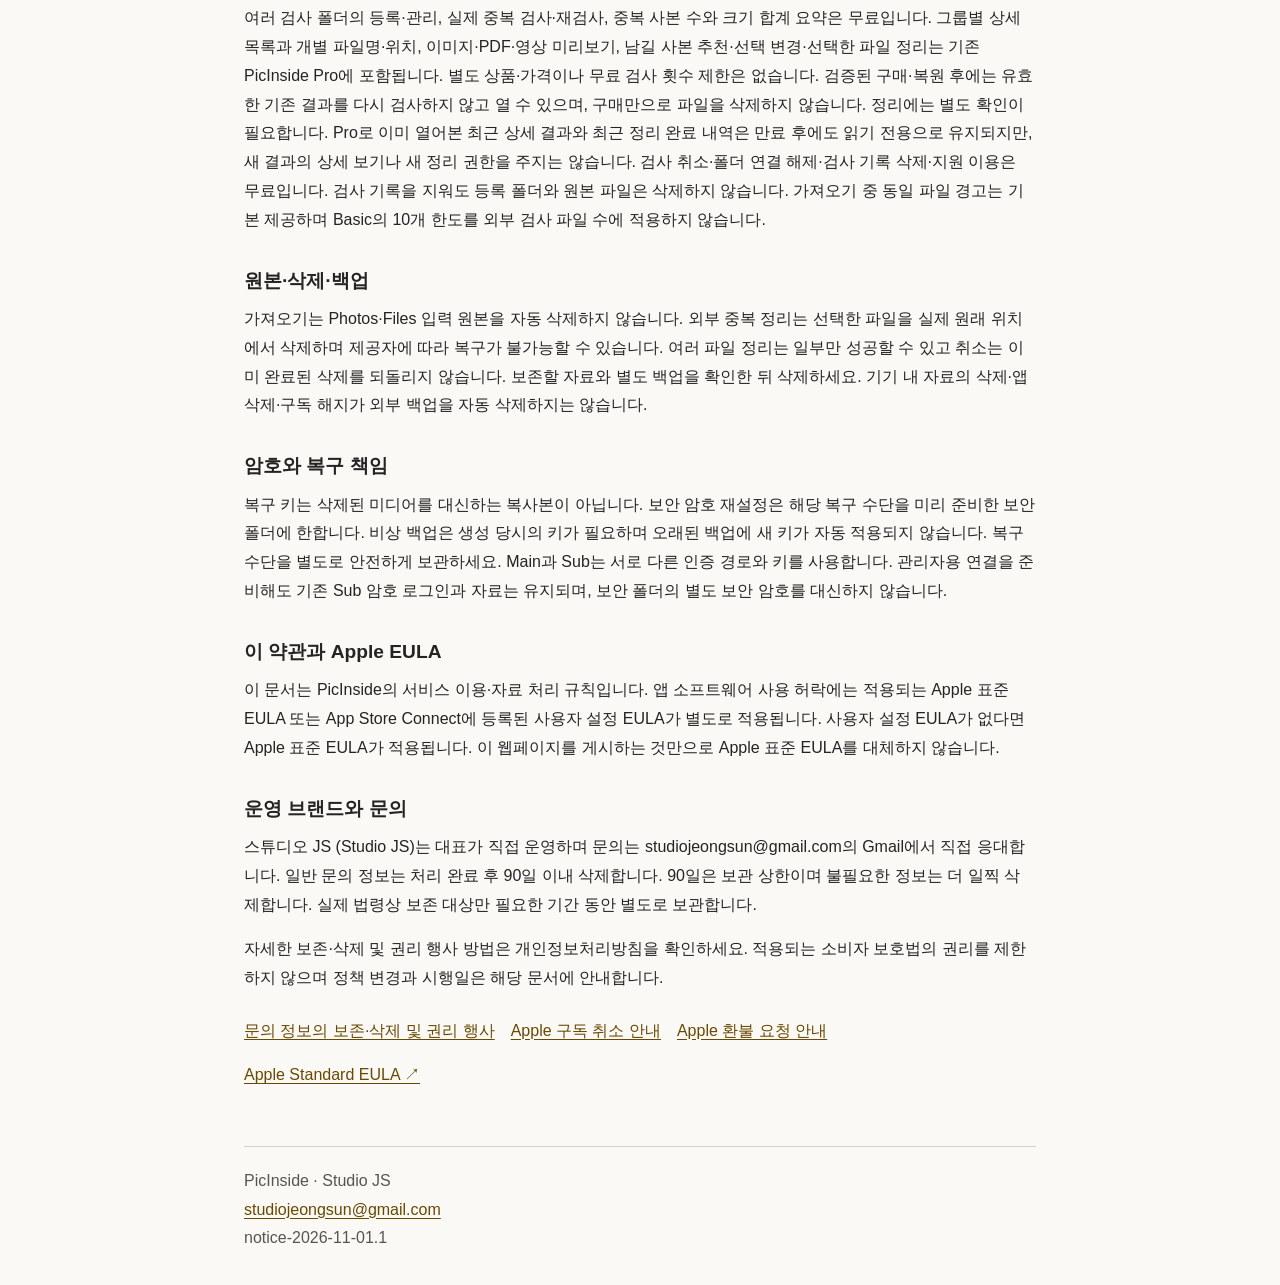
<file: ko/terms.html>
<!doctype html>
<html lang="ko">
<head>
<meta charset="utf-8">
<meta name="viewport" content="width=device-width, initial-scale=1">
<meta name="robots" content="noindex, nofollow">
<meta name="referrer" content="no-referrer">
<meta http-equiv="Content-Security-Policy" content="default-src 'none'; style-src 'self'; base-uri 'none'; form-action 'none'">
<title>이용약관 · PicInside</title>
<link rel="stylesheet" href="../styles.css">
</head>
<body>
<header><a class="brand" href="../index.html">PicInside</a></header>
<main><nav aria-label="PicInside"><a href="privacy.html">개인정보처리방침</a><a href="terms.html" aria-current="page">이용약관</a><a href="support.html">지원</a></nav><nav aria-label="언어 선택"><a href="../ko/terms.html" lang="ko" hreflang="ko" aria-current="true">한국어</a><a href="../en/terms.html" lang="en" hreflang="en">English</a><a href="../ja/terms.html" lang="ja" hreflang="ja">日本語</a></nav><h1>이용약관</h1><p class="date">시행일: 2026-11-01</p><section class="contact-card"><h2>운영자 및 문의</h2><dl><dt>정식 상호</dt><dd>스튜디오 JS (Studio JS)</dd><dt>개인정보 보호책임자</dt><dd>양선우</dd><dt>고객지원 담당</dt><dd>양선우</dd><dt>직책</dt><dd>대표</dd><dt>이메일</dt><dd><a href="mailto:studiojeongsun@gmail.com">studiojeongsun@gmail.com</a></dd></dl></section><nav class="toc" aria-label="목차"><h2>목차</h2><ul><li><a href="#service">서비스와 보호 범위</a></li><li><a href="#subscription">구독과 기존 자료</a></li><li><a href="#care">원본·삭제·백업</a></li><li><a href="#recovery">암호와 복구 책임</a></li><li><a href="#eula">이 약관과 Apple EULA</a></li><li><a href="#owner">운영 브랜드와 문의</a></li></ul></nav>
<section id="service"><h2>서비스와 보호 범위</h2><p>PicInside는 사진·영상 보관과 사진 메모, 모음·즐겨찾기 관리, 선택적 보안 앨범과 백업 기능을 제공합니다. 사용자가 선택한 여러 외부 폴더에서 내용이 완전히 같은 파일을 찾아, 확인 후 정리하는 기능도 제공합니다.</p><p>외부 폴더 검사는 갤러리에 모든 문서 형식을 가져오는 기능과는 다릅니다. 일반 Main/Sub 원본 보관과 보안 앨범의 추가 암호화도 다른 보호 방식입니다. 모든 자료의 완전한 은닉, 모든 파일 형식 지원이나 어떤 상황에서도 복구됨을 보장하지 않습니다. 사용할 권한이 있는 자료만 처리하세요.</p></section>

<section id="subscription"><h2>구독과 기존 자료</h2><p>PicInside Pro는 App Store의 월간·연간 자동 갱신 구독입니다. 실제 가격·기간·갱신 조건은 Apple 구매 화면에서 확인하세요. 앱을 삭제해도 구독은 자동 취소되지 않습니다.</p><p>구독 변경·취소는 iPhone 설정 → 사용자 이름 → 구독 → PicInside에서 할 수 있습니다. 구입한 이용 권한이 보이지 않으면 앱 구독 화면의 ‘구독 복원’을 이용하세요. 환불 요청은 Apple의 환불 안내를 따르며, 처리 결과는 해당 절차와 적용 법률에 따릅니다. 이는 운영자의 법률상 의무나 소비자 권리를 없애지 않습니다.</p><p>구독 만료는 기존 자료의 열람·재생·검색·정리·내보내기·삭제·복구·수동 백업과 복원 권리를 없애지 않습니다. Basic의 10개 한도는 새 외부 사진·영상 유입에 적용하며, Pro 전용 작업의 실행 여부와 기존 자료 권리는 별개입니다.</p><p>Pro 전용 기능은 새 모음·모음 그룹 만들기, 상세 용량 관리와 재생성 가능한 캐시 정리, 인스페이스의 정확 중복 찾기, iCloud 자동 백업 실행입니다. 외부 폴더의 중복 파일 검사는 이 인스페이스 전용 기능과 구분됩니다.</p><p>여러 검사 폴더의 등록·관리, 실제 중복 검사·재검사, 중복 사본 수와 크기 합계 요약은 무료입니다. 그룹별 상세 목록과 개별 파일명·위치, 이미지·PDF·영상 미리보기, 남길 사본 추천·선택 변경·선택한 파일 정리는 기존 PicInside Pro에 포함됩니다. 별도 상품·가격이나 무료 검사 횟수 제한은 없습니다. 검증된 구매·복원 후에는 유효한 기존 결과를 다시 검사하지 않고 열 수 있으며, 구매만으로 파일을 삭제하지 않습니다. 정리에는 별도 확인이 필요합니다. Pro로 이미 열어본 최근 상세 결과와 최근 정리 완료 내역은 만료 후에도 읽기 전용으로 유지되지만, 새 결과의 상세 보기나 새 정리 권한을 주지는 않습니다. 검사 취소·폴더 연결 해제·검사 기록 삭제·지원 이용은 무료입니다. 검사 기록을 지워도 등록 폴더와 원본 파일은 삭제하지 않습니다. 가져오기 중 동일 파일 경고는 기본 제공하며 Basic의 10개 한도를 외부 검사 파일 수에 적용하지 않습니다.</p></section>

<section id="care"><h2>원본·삭제·백업</h2><p>가져오기는 Photos·Files 입력 원본을 자동 삭제하지 않습니다. 외부 중복 정리는 선택한 파일을 실제 원래 위치에서 삭제하며 제공자에 따라 복구가 불가능할 수 있습니다. 여러 파일 정리는 일부만 성공할 수 있고 취소는 이미 완료된 삭제를 되돌리지 않습니다. 보존할 자료와 별도 백업을 확인한 뒤 삭제하세요. 기기 내 자료의 삭제·앱 삭제·구독 해지가 외부 백업을 자동 삭제하지는 않습니다.</p></section>

<section id="recovery"><h2>암호와 복구 책임</h2><p>복구 키는 삭제된 미디어를 대신하는 복사본이 아닙니다. 보안 암호 재설정은 해당 복구 수단을 미리 준비한 보안 폴더에 한합니다. 비상 백업은 생성 당시의 키가 필요하며 오래된 백업에 새 키가 자동 적용되지 않습니다. 복구 수단을 별도로 안전하게 보관하세요. Main과 Sub는 서로 다른 인증 경로와 키를 사용합니다. 관리자용 연결을 준비해도 기존 Sub 암호 로그인과 자료는 유지되며, 보안 폴더의 별도 보안 암호를 대신하지 않습니다.</p></section>

<section id="eula"><h2>이 약관과 Apple EULA</h2><p>이 문서는 PicInside의 서비스 이용·자료 처리 규칙입니다. 앱 소프트웨어 사용 허락에는 적용되는 Apple 표준 EULA 또는 App Store Connect에 등록된 사용자 설정 EULA가 별도로 적용됩니다. 사용자 설정 EULA가 없다면 Apple 표준 EULA가 적용됩니다. 이 웹페이지를 게시하는 것만으로 Apple 표준 EULA를 대체하지 않습니다.</p></section>

<section id="owner"><h2>운영 브랜드와 문의</h2><p>스튜디오 JS (Studio JS)는 대표가 직접 운영하며 문의는 studiojeongsun@gmail.com의 Gmail에서 직접 응대합니다. 일반 문의 정보는 처리 완료 후 90일 이내 삭제합니다. 90일은 보관 상한이며 불필요한 정보는 더 일찍 삭제합니다. 실제 법령상 보존 대상만 필요한 기간 동안 별도로 보관합니다.</p><p>자세한 보존·삭제 및 권리 행사 방법은 개인정보처리방침을 확인하세요. 적용되는 소비자 보호법의 권리를 제한하지 않으며 정책 변경과 시행일은 해당 문서에 안내합니다.</p></section>
<nav aria-label="관련 안내"><a href="privacy.html#retention">문의 정보의 보존·삭제 및 권리 행사</a><a href="https://support.apple.com/118428">Apple 구독 취소 안내</a><a href="https://support.apple.com/118223">Apple 환불 요청 안내</a></nav><p><a href="https://www.apple.com/legal/internet-services/itunes/dev/stdeula/">Apple Standard EULA ↗</a></p></main>
<footer>PicInside · Studio JS<br>
<a href="mailto:studiojeongsun@gmail.com">studiojeongsun@gmail.com</a><br>
notice-2026-11-01.1</footer>
</body>
</html>
</file>
<file: styles.css>
:root { color-scheme: light; font-family: -apple-system, BlinkMacSystemFont, "Segoe UI", sans-serif; color: #242424; background: #faf9f6; }
* { box-sizing: border-box; }
body { margin: 0 auto; padding: 0 1.25rem; max-width: 52rem; font-size: 1rem; line-height: 1.8; overflow-wrap: anywhere; }
header { display: flex; align-items: center; justify-content: space-between; gap: 1rem; padding: 1.25rem 0; border-bottom: 1px solid #d7d2c7; }
.brand { color: #202020; font-size: 1.25rem; font-weight: 700; text-decoration: none; }
.status { color: #69501e; letter-spacing: .08em; font-size: .875rem; }
main { padding: 1.25rem 0 2.5rem; }
nav { display: flex; flex-wrap: wrap; gap: .25rem 1rem; margin-bottom: .5rem; }
a { color: #684900; text-underline-offset: .2em; }
nav a, .brand { display: inline-flex; align-items: center; min-height: 44px; }
a:focus-visible { outline: 3px solid #926915; outline-offset: 4px; }
[aria-current] { font-weight: 700; text-decoration-thickness: 2px; }
h1 { font-size: clamp(1.7rem, 5vw, 2.4rem); line-height: 1.3; margin: 1.5rem 0; }
h2 { font-size: 1.2rem; line-height: 1.5; margin: 2rem 0 .6rem; }
p { margin: .5rem 0 1rem; }
.notice { border-left: 3px solid #9b742a; padding: .8rem 1rem; background: #f1ebdd; }
.date, footer { color: #575550; }
footer { border-top: 1px solid #d7d2c7; padding: 1.25rem 0 2rem; }
.languages { list-style: none; padding: 0; }
.languages li { margin: 2rem 0; }
.contact-card { border: 1px solid #d7d2c7; border-radius: .5rem; padding: 1rem; margin: 1.5rem 0; }
.contact-card h2 { margin-top: 0; }
dl { display: grid; grid-template-columns: minmax(0, 1fr) minmax(0, 2fr); gap: .5rem 1rem; margin: 0; }
dt { font-weight: 600; }
dd { margin: 0; min-width: 0; }
.toc { display: block; border-bottom: 1px solid #d7d2c7; padding-bottom: 1rem; }
.toc ul { margin: 0; padding-left: 1.5rem; }
.toc a { min-height: 44px; }
section { scroll-margin-top: 1rem; }
[data-inquiries] label { display: block; font-weight: 600; margin-top: .75rem; }
[data-inquiries] input, [data-inquiries] textarea { width: 100%; font: inherit; padding: .65rem; color: inherit; background: white; border: 1px solid #8b8270; border-radius: .4rem; }
[data-inquiries] textarea { font-size: .95rem; line-height: 1.6; }
[data-inquiries] details { border: 1px solid #d7d2c7; padding: .8rem; margin: .8rem 0; border-radius: .5rem; }
[data-inquiries] summary, [data-inquiries] button, [data-compose] { min-height: 44px; cursor: pointer; }
[data-inquiries] summary { font-weight: 600; }
[data-inquiries] button { font: inherit; padding: .45rem .75rem; color: #684900; background: #f1ebdd; border: 1px solid #b8a67d; border-radius: .4rem; white-space: normal; }
[data-compose] { display: inline-flex; align-items: center; }
[data-inquiries] :is(button, input, textarea, summary):focus-visible { outline: 3px solid #926915; outline-offset: 3px; }
@media (max-width: 32rem) { dl { grid-template-columns: minmax(0, 1fr); gap: .2rem; } dd { margin-bottom: .7rem; } }
@media print { body { max-width: none; background: white; } nav { display: none; } }
</file>
